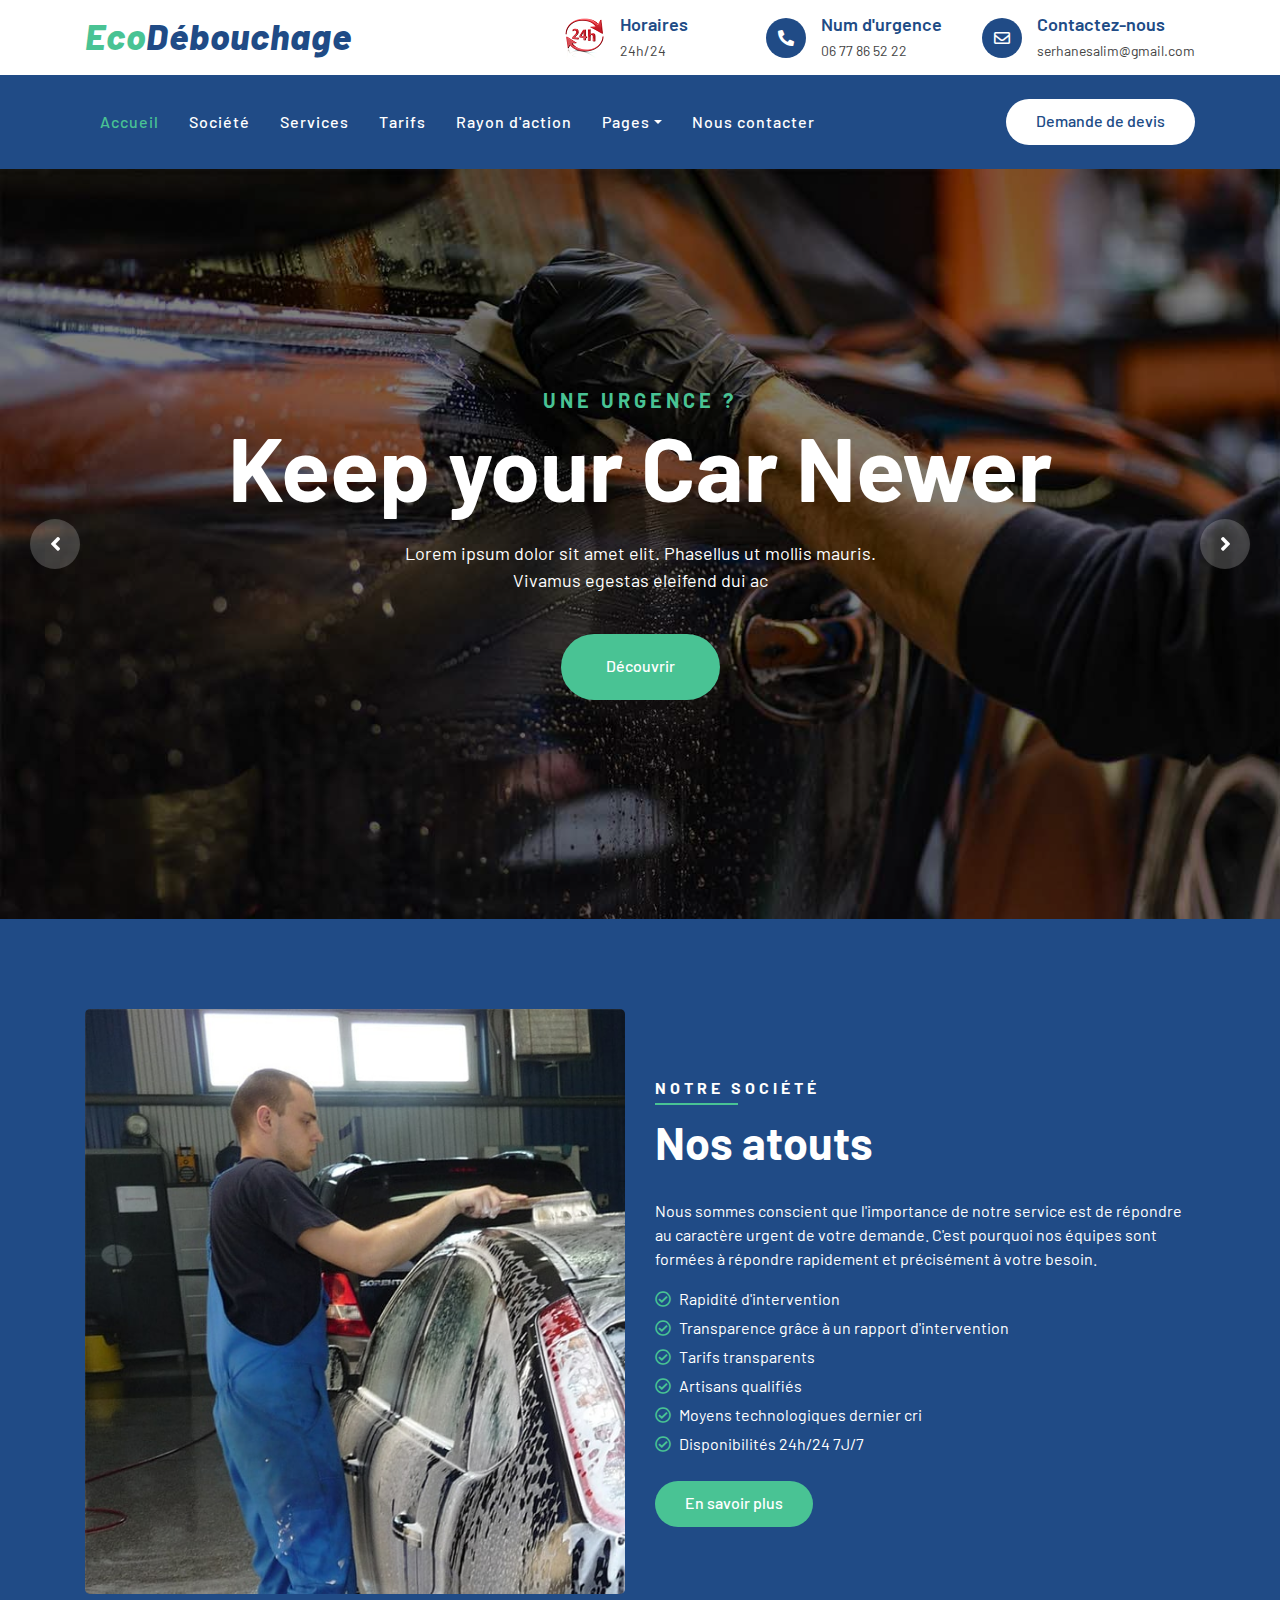
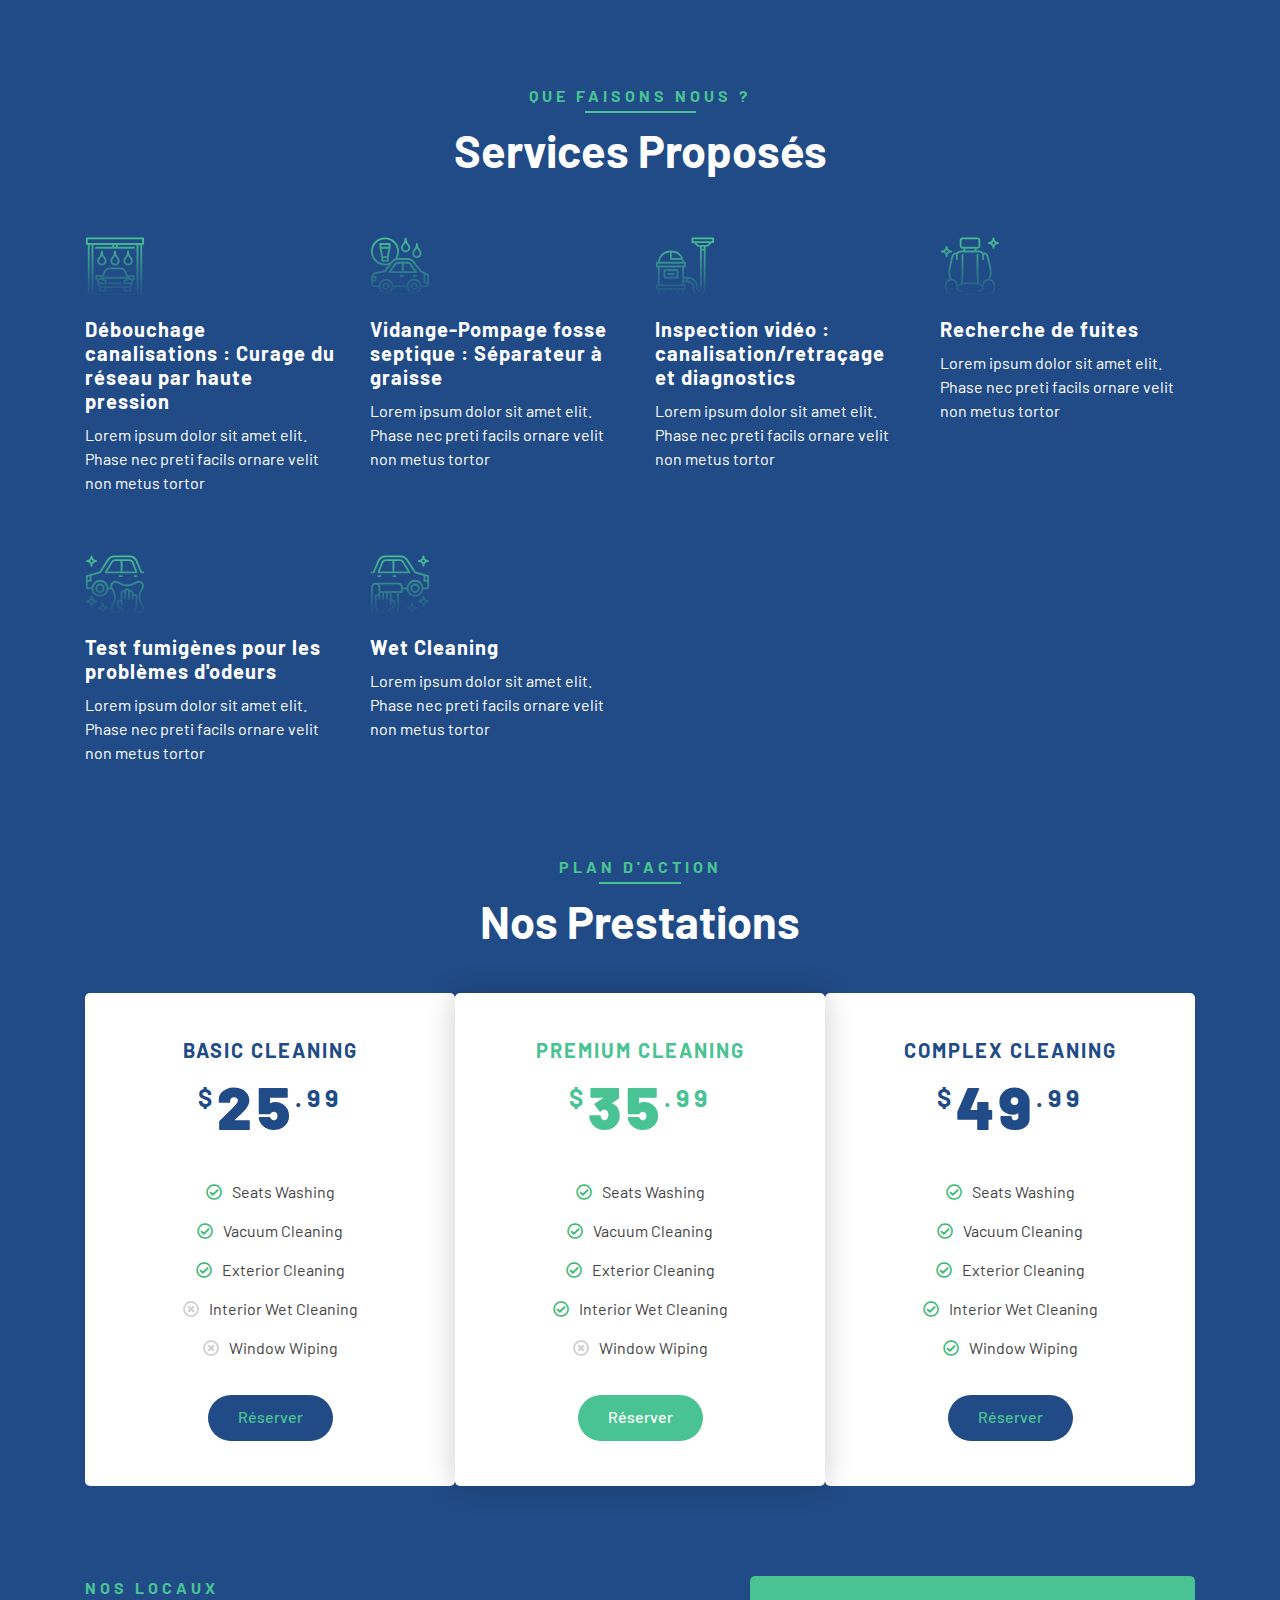
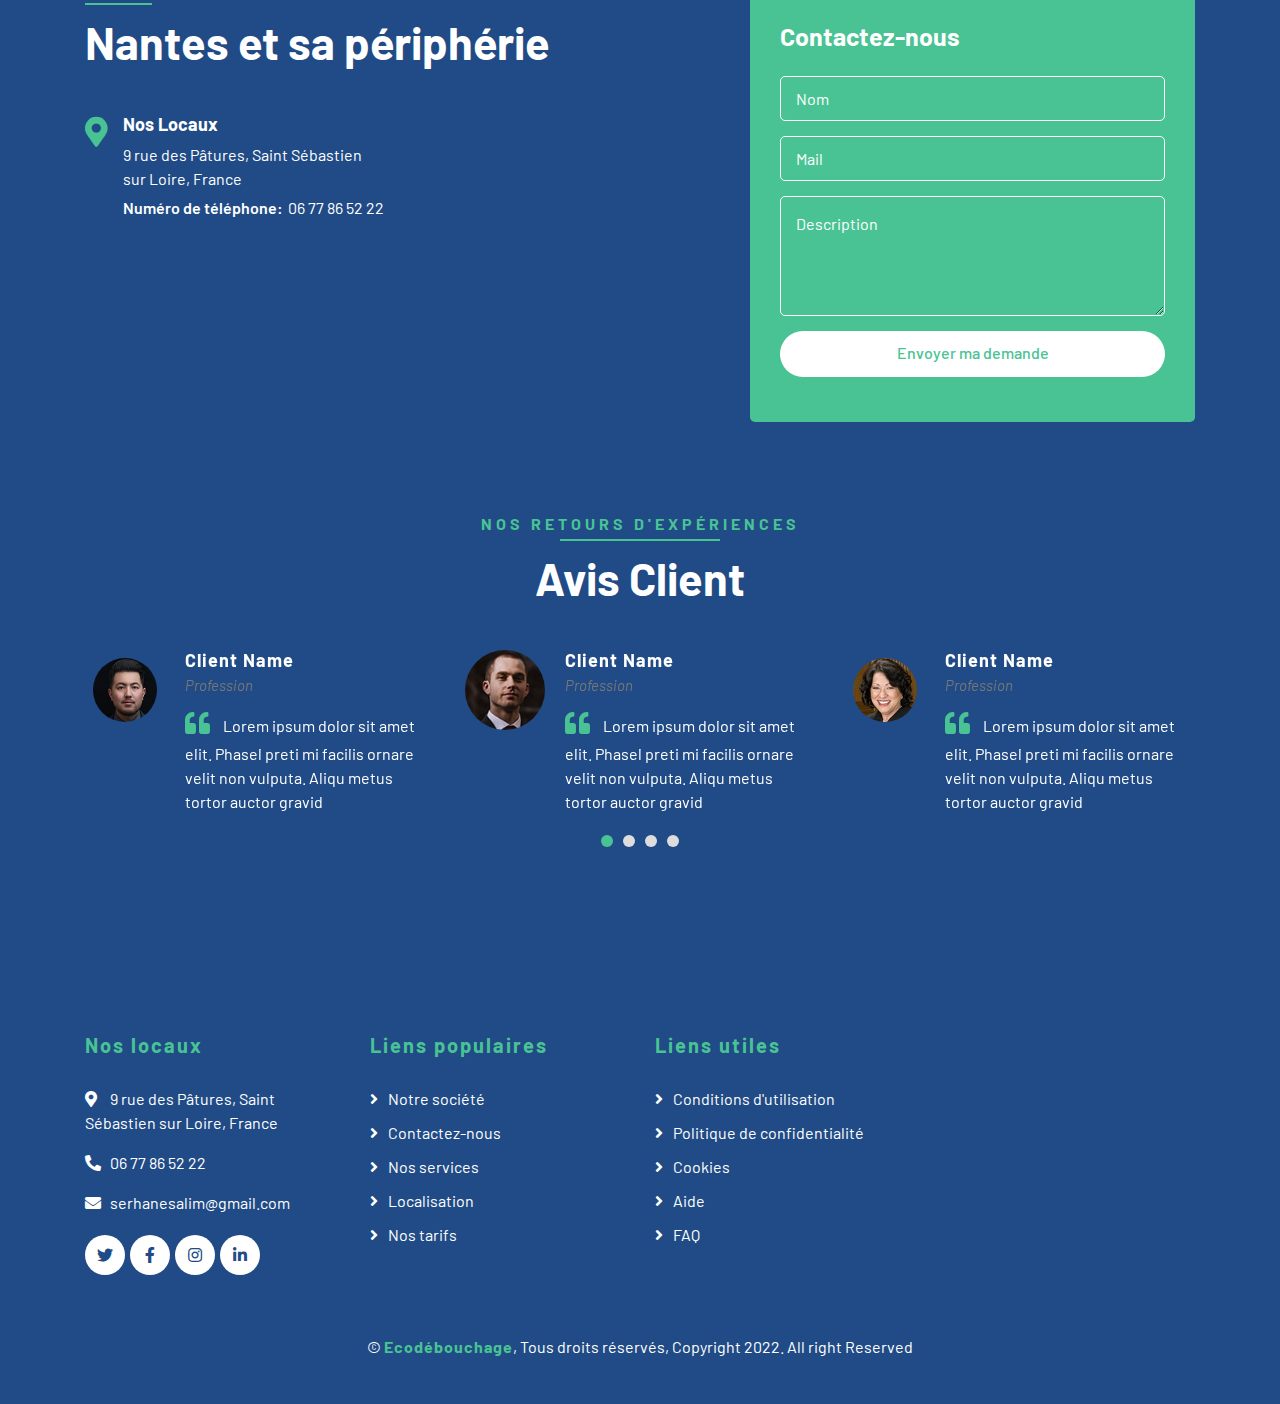
<file: index.html>
<!DOCTYPE html>
<html lang="en">
    <head>
        <meta charset="utf-8">
        <title>Eco débouchage</title>
        <meta content="width=device-width, initial-scale=1.0" name="viewport">
        <meta content="Free Website Template" name="keywords">
        <meta content="Free Website Template" name="description ">

        <!-- Favicon -->
        <link href="img/favicon.ico" rel="icon">

        <!-- Google Font -->
        <link href="https://fonts.googleapis.com/css2?family=Barlow:wght@400;500;600;700;800;900&display=swap" rel="stylesheet"> 
        
        <!-- CSS Libraries -->
        <link href="https://stackpath.bootstrapcdn.com/bootstrap/4.4.1/css/bootstrap.min.css" rel="stylesheet">
        <link href="https://cdnjs.cloudflare.com/ajax/libs/font-awesome/5.10.0/css/all.min.css" rel="stylesheet">
        <link href="lib/flaticon/font/flaticon.css" rel="stylesheet">
        <link href="lib/animate/animate.min.css" rel="stylesheet">
        <link href="lib/owlcarousel/assets/owl.carousel.min.css" rel="stylesheet">

        <!-- Template Stylesheet -->
        <link href="css/style.css" rel="stylesheet">
    </head>

    <body>
        <!-- Top Bar Start -->
        <div class="top-bar">
            <div class="container">
                <div class="row align-items-center">
                    <div class="col-lg-4 col-md-12">
                        <div class="logo">
                            <a href="index.html">
                                <h1>Eco<span>Débouchage</span></h1>
                                <!-- <img src="img/logo.jpg" alt="Logo"> -->
                            </a>
                        </div>
                    </div>
                    <div class="col-lg-8 col-md-7 d-none d-lg-block">
                        <div class="row">
                            <div class="col-4">
                                <div class="top-bar-item">
                                    <div class="top-bar-icon">
                                        <img src="img/logo24.PNG" alt="logo24">
                                    </div>
                                    <div class="top-bar-text">
                                        <h3>Horaires</h3>
                                        <p>24h/24</p>
                                    </div>
                                </div>
                            </div>
                            <div class="col-4">
                                <div class="top-bar-item">
                                    <div class="top-bar-icon">
                                        <i class="fa fa-phone-alt"></i>
                                    </div>
                                    <div class="top-bar-text">
                                        <h3>Num d'urgence</h3>
                                        <p>06 77 86 52 22</p>
                                    </div>
                                </div>
                            </div>
                            <div class="col-4">
                                <div class="top-bar-item">
                                    <div class="top-bar-icon">
                                        <i class="far fa-envelope"></i>
                                    </div>
                                    <div class="top-bar-text">
                                        <h3>Contactez-nous</h3>
                                        <p>serhanesalim@gmail.com</p>
                                    </div>
                                </div>
                            </div>
                        </div>
                    </div>
                </div>
            </div>
        </div>
        <!-- Top Bar End -->

        <!-- Nav Bar Start -->
        <div class="nav-bar">
            <div class="container">
                <nav class="navbar navbar-expand-lg bg-dark navbar-dark">
                    <a href="#" class="navbar-brand">MENU</a>
                    <button type="button" class="navbar-toggler" data-toggle="collapse" data-target="#navbarCollapse">
                        <span class="navbar-toggler-icon"></span>
                    </button>

                    <div class="collapse navbar-collapse justify-content-between" id="navbarCollapse">
                        <div class="navbar-nav mr-auto">
                            <a href="index.html" class="nav-item nav-link active">Accueil</a>
                            <a href="about.html" class="nav-item nav-link">Société</a>
                            <a href="service.html" class="nav-item nav-link">Services</a>
                            <a href="price.html" class="nav-item nav-link">Tarifs</a>
                            <a href="location.html" class="nav-item nav-link">Rayon d'action</a>
                            <div class="nav-item dropdown">
                                <a href="#" class="nav-link dropdown-toggle" data-toggle="dropdown">Pages</a>
                                <div class="dropdown-menu">
                                    <a href="team.html" class="dropdown-item">Nos collaborateurs</a>
                                    <a href="booking.html" class="dropdown-item">Prendre un rendez-vous</a>
                                </div>
                            </div>
                            <a href="contact.html" class="nav-item nav-link">Nous contacter</a>
                        </div>
                        <div class="ml-auto">
                            <a class="btn btn-custom" href="#">Demande de devis</a>
                        </div>
                    </div>
                </nav>
            </div>
        </div>
        <!-- Nav Bar End -->


        <!-- Carousel Start -->
        <div class="carousel">
            <div class="container-fluid">
                <div class="owl-carousel">
                    <div class="carousel-item">
                        <div class="carousel-img">
                            <img src="img/carousel-1.jpg" alt="Image">
                        </div>
                        <div class="carousel-text">
                            <h3>Une Urgence ?</h3>
                            <h1>Keep your Car Newer</h1>
                            <p>
                                Lorem ipsum dolor sit amet elit. Phasellus ut mollis mauris. Vivamus egestas eleifend dui ac
                            </p>
                            <a class="btn btn-custom" href="about.html">Découvrir</a>
                        </div>
                    </div>
                    <div class="carousel-item">
                        <div class="carousel-img">
                            <img src="img/carousel-2.jpg" alt="Image">
                        </div>
                        <div class="carousel-text">
                            <h3>Une Urgence ?</h3>
                            <h1>Quality service for you</h1>
                            <p>
                                Morbi sagittis turpis id suscipit feugiat. Suspendisse eu augue urna. Morbi sagittis orci sodales
                            </p>
                            <a class="btn btn-custom" href="about.html">Découvrir</a>
                        </div>
                    </div>
                    <div class="carousel-item">
                        <div class="carousel-img">
                            <img src="img/carousel-3.jpg" alt="Image">
                        </div>
                        <div class="carousel-text">
                            <h3>Une Urgence ?</h3>
                            <h1>Exterior & Interior Washing</h1>
                            <p>
                                Sed ultrices, est eget feugiat accumsan, dui nibh egestas tortor, ut rhoncus nibh ligula euismod quam
                            </p>
                            <a class="btn btn-custom" href="about.html">Découvrir</a>
                        </div>
                    </div>
                </div>
            </div>
        </div>
        <!-- Carousel End -->
        

        <!-- About Start -->
        <div class="about">
            <div class="container">
                <div class="row align-items-center">
                    <div class="col-lg-6">
                        <div class="about-img">
                            <img src="img/about.jpg" alt="Image">
                        </div>
                    </div>
                    <div class="col-lg-6">
                        <div class="section-header text-left">
                            <p>Notre société</p>
                            <h2>Nos atouts</h2>
                        </div>
                        <div class="about-content">
                            <p>
                                Nous sommes conscient que l'importance de notre service est de répondre au caractère urgent de votre demande. C'est pourquoi nos équipes sont formées à répondre rapidement et précisément à votre besoin. 
                            </p>
                            <ul>
                                <li><i class="far fa-check-circle"></i>Rapidité d'intervention</li>
                                <li><i class="far fa-check-circle"></i>Transparence grâce à un rapport d'intervention</li>
                                <li><i class="far fa-check-circle"></i>Tarifs transparents</li>
                                <li><i class="far fa-check-circle"></i>Artisans qualifiés</li>
                                <li><i class="far fa-check-circle"></i>Moyens technologiques dernier cri</li>
                                <li><i class="far fa-check-circle"></i>Disponibilités 24h/24 7J/7</li>
                            </ul>
                            <a class="btn btn-custom" href="service.html">En savoir plus</a>
                        </div>
                    </div>
                </div>
            </div>
        </div>
        <!-- About End -->


        <!-- Service Start -->
        <div class="service">
            <div class="container">
                <div class="section-header text-center">
                    <p>Que faisons nous ?</p>
                    <h2>Services Proposés</h2>
                </div>
                <div class="row">
                    <div class="col-lg-3 col-md-6">
                        <div class="service-item">
                            <i class="flaticon-car-wash-1"></i>
                            <h3>Débouchage canalisations : Curage du réseau par haute pression</h3>
                            <p>Lorem ipsum dolor sit amet elit. Phase nec preti facils ornare velit non metus tortor</p>
                        </div>
                    </div>
                    <div class="col-lg-3 col-md-6">
                        <div class="service-item">
                            <i class="flaticon-car-wash"></i>
                            <h3>Vidange-Pompage fosse septique : Séparateur à graisse</h3>
                            <p>Lorem ipsum dolor sit amet elit. Phase nec preti facils ornare velit non metus tortor</p>
                        </div>
                    </div>
                    <div class="col-lg-3 col-md-6">
                        <div class="service-item">
                            <i class="flaticon-vacuum-cleaner"></i>
                            <h3>Inspection vidéo : canalisation/retraçage et diagnostics</h3>
                            <p>Lorem ipsum dolor sit amet elit. Phase nec preti facils ornare velit non metus tortor</p>
                        </div>
                    </div>
                    <div class="col-lg-3 col-md-6">
                        <div class="service-item">
                            <i class="flaticon-seat"></i>
                            <h3>Recherche de fuites</h3>
                            <p>Lorem ipsum dolor sit amet elit. Phase nec preti facils ornare velit non metus tortor</p>
                        </div>
                    </div>
                    <div class="col-lg-3 col-md-6">
                        <div class="service-item">
                            <i class="flaticon-car-service"></i>
                            <h3>Test fumigènes pour les problèmes d'odeurs</h3>
                            <p>Lorem ipsum dolor sit amet elit. Phase nec preti facils ornare velit non metus tortor</p>
                        </div>
                    </div>
                    <div class="col-lg-3 col-md-6">
                        <div class="service-item">
                            <i class="flaticon-car-service-2"></i>
                            <h3>Wet Cleaning</h3>
                            <p>Lorem ipsum dolor sit amet elit. Phase nec preti facils ornare velit non metus tortor</p>
                        </div>
                    </div>
                </div>
            </div>
        </div>
        <!-- Service End -->
        
        
        <!-- Facts Start -->
        <!-- Facts End -->
        
        
        <!-- Price Start -->
        <div class="price">
            <div class="container">
                <div class="section-header text-center">
                    <p>Plan d'action</p>
                    <h2>Nos Prestations</h2>
                </div>
                <div class="row">
                    <div class="col-md-4">
                        <div class="price-item">
                            <div class="price-header">
                                <h3>Basic Cleaning</h3>
                                <h2><span>$</span><strong>25</strong><span>.99</span></h2>
                            </div>
                            <div class="price-body">
                                <ul>
                                    <li><i class="far fa-check-circle"></i>Seats Washing</li>
                                    <li><i class="far fa-check-circle"></i>Vacuum Cleaning</li>
                                    <li><i class="far fa-check-circle"></i>Exterior Cleaning</li>
                                    <li><i class="far fa-times-circle"></i>Interior Wet Cleaning</li>
                                    <li><i class="far fa-times-circle"></i>Window Wiping</li>
                                </ul>
                            </div>
                            <div class="price-footer">
                                <a class="btn btn-custom" href="">Réserver</a>
                            </div>
                        </div>
                    </div>
                    <div class="col-md-4">
                        <div class="price-item featured-item">
                            <div class="price-header">
                                <h3>Premium Cleaning</h3>
                                <h2><span>$</span><strong>35</strong><span>.99</span></h2>
                            </div>
                            <div class="price-body">
                                <ul>
                                    <li><i class="far fa-check-circle"></i>Seats Washing</li>
                                    <li><i class="far fa-check-circle"></i>Vacuum Cleaning</li>
                                    <li><i class="far fa-check-circle"></i>Exterior Cleaning</li>
                                    <li><i class="far fa-check-circle"></i>Interior Wet Cleaning</li>
                                    <li><i class="far fa-times-circle"></i>Window Wiping</li>
                                </ul>
                            </div>
                            <div class="price-footer">
                                <a class="btn btn-custom" href="">Réserver</a>
                            </div>
                        </div>
                    </div>
                    <div class="col-md-4">
                        <div class="price-item">
                            <div class="price-header">
                                <h3>Complex Cleaning</h3>
                                <h2><span>$</span><strong>49</strong><span>.99</span></h2>
                            </div>
                            <div class="price-body">
                                <ul>
                                    <li><i class="far fa-check-circle"></i>Seats Washing</li>
                                    <li><i class="far fa-check-circle"></i>Vacuum Cleaning</li>
                                    <li><i class="far fa-check-circle"></i>Exterior Cleaning</li>
                                    <li><i class="far fa-check-circle"></i>Interior Wet Cleaning</li>
                                    <li><i class="far fa-check-circle"></i>Window Wiping</li>
                                </ul>
                            </div>
                            <div class="price-footer">
                                <a class="btn btn-custom" href="">Réserver</a>
                            </div>
                        </div>
                    </div>
                </div>
            </div>
        </div>
        <!-- Price End -->
        
        
        <!-- Location Start -->
        <div class="location">
            <div class="container">
                <div class="row">
                    <div class="col-lg-7">
                        <div class="section-header text-left">
                            <p>Nos locaux</p>
                            <h2>Nantes et sa périphérie</h2>
                        </div>
                        <div class="row">
                            <div class="col-md-6">
                                <div class="location-item">
                                    <i class="fa fa-map-marker-alt"></i>
                                    <div class="location-text">
                                        <h3>Nos Locaux</h3>
                                        <p>9 rue des Pâtures, Saint Sébastien sur Loire, France</p>
                                        <p><strong>Numéro de téléphone:</strong>06 77 86 52 22</p>
                                    </div>
                                </div>
                            </div>
                        </div>
                    </div>
                    <div class="col-lg-5">
                        <div class="location-form">
                            <h3>Contactez-nous</h3>
                            <form>
                                <div class="control-group">
                                    <input type="text" class="form-control" placeholder="Nom" required="required" />
                                </div>
                                <div class="control-group">
                                    <input type="email" class="form-control" placeholder="Mail" required="required" />
                                </div>
                                <div class="control-group">
                                    <textarea class="form-control" placeholder="Description" required="required"></textarea>
                                </div>
                                <div>
                                    <button class="btn btn-custom" type="submit">Envoyer ma demande</button>
                                </div>
                            </form>
                        </div>
                    </div>
                </div>
            </div>
        </div>
        <!-- Location End -->
        <!-- Team Start -->
        <!-- Team End -->
        <!-- Testimonial Start -->
        <div class="testimonial">
            <div class="container">
                <div class="section-header text-center">
                    <p>Nos retours d'expériences</p>
                    <h2>Avis Client</h2>
                </div>
                <div class="owl-carousel testimonials-carousel">
                    <div class="testimonial-item">
                        <img src="img/testimonial-1.jpg" alt="Image">
                        <div class="testimonial-text">
                            <h3>Client Name</h3>
                            <h4>Profession</h4>
                            <p>
                                Lorem ipsum dolor sit amet elit. Phasel preti mi facilis ornare velit non vulputa. Aliqu metus tortor auctor gravid
                            </p>
                        </div>
                    </div>
                    <div class="testimonial-item">
                        <img src="img/testimonial-2.jpg" alt="Image">
                        <div class="testimonial-text">
                            <h3>Client Name</h3>
                            <h4>Profession</h4>
                            <p>
                                Lorem ipsum dolor sit amet elit. Phasel preti mi facilis ornare velit non vulputa. Aliqu metus tortor auctor gravid
                            </p>
                        </div>
                    </div>
                    <div class="testimonial-item">
                        <img src="img/testimonial-3.jpg" alt="Image">
                        <div class="testimonial-text">
                            <h3>Client Name</h3>
                            <h4>Profession</h4>
                            <p>
                                Lorem ipsum dolor sit amet elit. Phasel preti mi facilis ornare velit non vulputa. Aliqu metus tortor auctor gravid
                            </p>
                        </div>
                    </div>
                    <div class="testimonial-item">
                        <img src="img/testimonial-4.jpg" alt="Image">
                        <div class="testimonial-text">
                            <h3>Client Name</h3>
                            <h4>Profession</h4>
                            <p>
                                Lorem ipsum dolor sit amet elit. Phasel preti mi facilis ornare velit non vulputa. Aliqu metus tortor auctor gravid
                            </p>
                        </div>
                    </div>
                </div>
            </div>
        </div>
        <!-- Testimonial End -->

        <!-- Footer Start -->
        <div class="footer">
            <div class="container">
                <div class="row">
                    <div class="col-lg-3 col-md-6">
                        <div class="footer-contact">
                            <h2>Nos locaux</h2>
                            <p><i class="fa fa-map-marker-alt"></i>9 rue des Pâtures, Saint Sébastien sur Loire, France</p>
                            <p><i class="fa fa-phone-alt"></i>06 77 86 52 22</p>
                            <p><i class="fa fa-envelope"></i>serhanesalim@gmail.com</p>
                            <div class="footer-social">
                                <a class="btn" href="https://twitter.com"><i class="fab fa-twitter"></i></a>
                                <a class="btn" href="https://fr-fr.facebook.com"><i class="fab fa-facebook-f"></i></a>
                                <a class="btn" href="https://www.instagram.com"><i class="fab fa-instagram"></i></a>
                                <a class="btn" href="https://www.linkedin.com"><i class="fab fa-linkedin-in"></i></a>
                            </div>
                        </div>
                    </div>
                    <div class="col-lg-3 col-md-6">
                        <div class="footer-link">
                            <h2>Liens populaires</h2>
                            <a href="about.html">Notre société</a>
                            <a href="contact.html">Contactez-nous</a>
                            <a href="service.html">Nos services</a>
                            <a href="location.html">Localisation</a>
                            <a href="price.html">Nos tarifs</a>
                        </div>
                    </div>
                    <div class="col-lg-3 col-md-6">
                        <div class="footer-link">
                            <h2>Liens utiles</h2>
                            <a href="">Conditions d'utilisation</a>
                            <a href="">Politique de confidentialité</a>
                            <a href="">Cookies</a>
                            <a href="">Aide</a>
                            <a href="">FAQ</a>
                        </div>
                    </div>
                </div>
            </div>
            <div class="container copyright">
                <p>&copy; <a href="#">Ecodébouchage</a>, Tous droits réservés, Copyright 2022. All right Reserved</p>
            </div>
        </div>
        <!-- Footer End -->
        
        <!-- Back to top button -->
        <a href="#" class="back-to-top"><i class="fa fa-chevron-up"></i></a>
        
        <!-- Pre Loader -->
        <div id="loader" class="show">
            <div class="loader"></div>
        </div>

        <!-- JavaScript Libraries -->
        <script src="https://code.jquery.com/jquery-3.4.1.min.js"></script>
        <script src="https://stackpath.bootstrapcdn.com/bootstrap/4.4.1/js/bootstrap.bundle.min.js"></script>
        <script src="lib/easing/easing.min.js"></script>
        <script src="lib/owlcarousel/owl.carousel.min.js"></script>
        <script src="lib/waypoints/waypoints.min.js"></script>
        <script src="lib/counterup/counterup.min.js"></script>
        
        <!-- Contact Javascript File -->
        <script src="mail/jqBootstrapValidation.min.js"></script>
        <script src="mail/contact.js"></script>

        <!-- Template Javascript -->
        <script src="js/main.js"></script>
    </body>
</html>
</file>
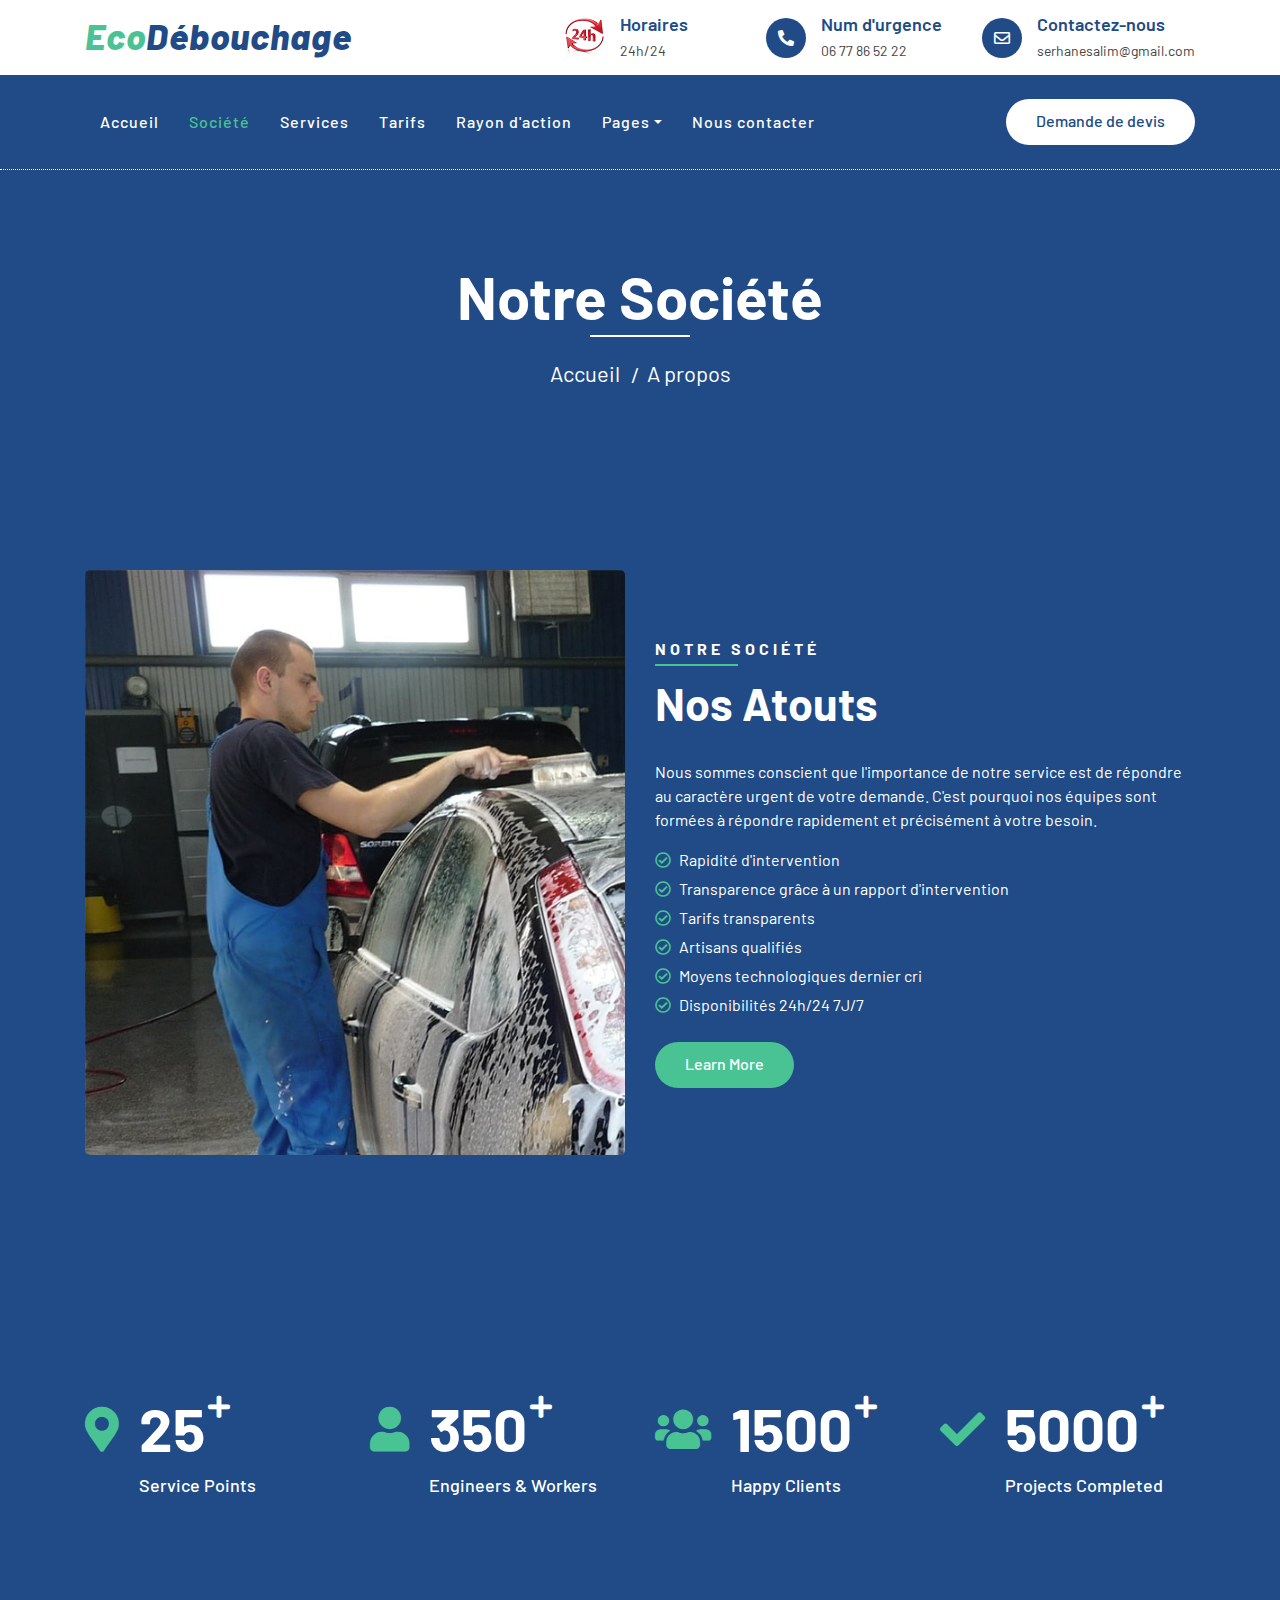
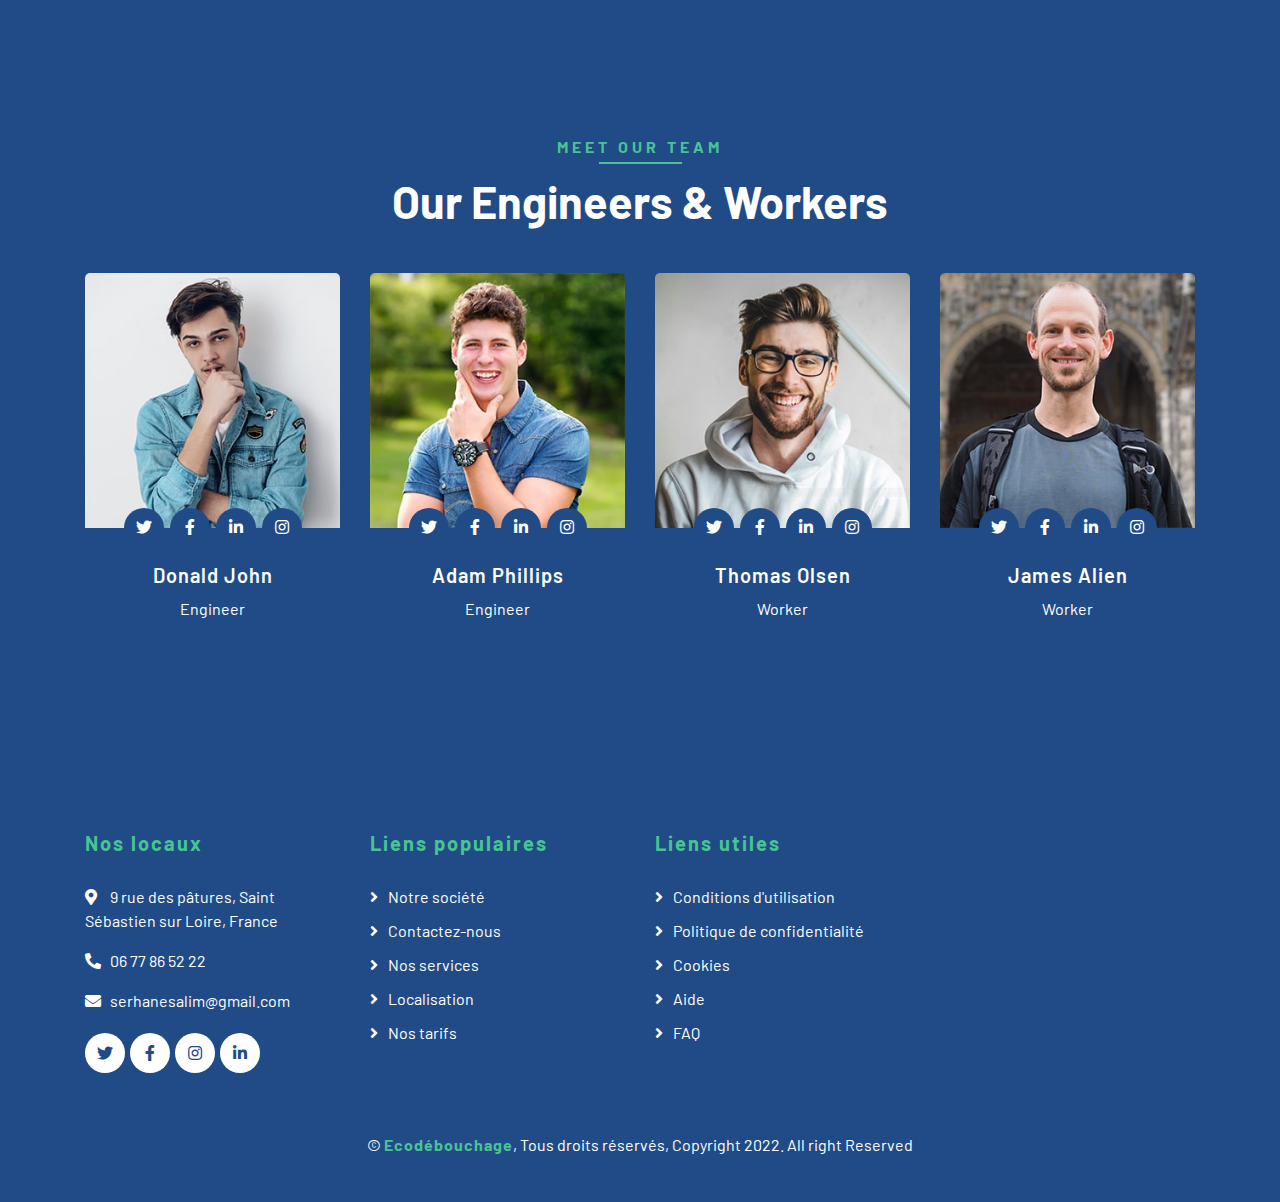
<file: about.html>
<!DOCTYPE html>
<html lang="en">
    <head>
        <meta charset="utf-8">
        <title>Eco débouchage</title>
        <meta content="width=device-width, initial-scale=1.0" name="viewport">
        <meta content="Free Website Template" name="keywords">
        <meta content="Free Website Template" name="description">

        <!-- Favicon -->
        <link href="img/favicon.ico" rel="icon">

        <!-- Google Font -->
        <link href="https://fonts.googleapis.com/css2?family=Barlow:wght@400;500;600;700;800;900&display=swap" rel="stylesheet"> 
        
        <!-- CSS Libraries -->
        <link href="https://stackpath.bootstrapcdn.com/bootstrap/4.4.1/css/bootstrap.min.css" rel="stylesheet">
        <link href="https://cdnjs.cloudflare.com/ajax/libs/font-awesome/5.10.0/css/all.min.css" rel="stylesheet">
        <link href="lib/flaticon/font/flaticon.css" rel="stylesheet">
        <link href="lib/animate/animate.min.css" rel="stylesheet">
        <link href="lib/owlcarousel/assets/owl.carousel.min.css" rel="stylesheet">

        <!-- Template Stylesheet -->
        <link href="css/style.css" rel="stylesheet">
    </head>

    <body>
        <!-- Top Bar Start -->
        <div class="top-bar">
            <div class="container">
                <div class="row align-items-center">
                    <div class="col-lg-4 col-md-12">
                        <div class="logo">
                            <a href="index.html">
                                <h1>Eco<span>Débouchage</span></h1>
                                <!-- <img src="img/logo.jpg" alt="Logo"> -->
                            </a>
                        </div>
                    </div>
                    <div class="col-lg-8 col-md-7 d-none d-lg-block">
                        <div class="row">
                            <div class="col-4">
                                <div class="top-bar-item">
                                    <div class="top-bar-icon">
                                        <img src="img/logo24.PNG" alt="logo24">
                                    </div>
                                    <div class="top-bar-text">
                                        <h3>Horaires</h3>
                                        <p>24h/24</p>
                                    </div>
                                </div>
                            </div>
                            <div class="col-4">
                                <div class="top-bar-item">
                                    <div class="top-bar-icon">
                                        <i class="fa fa-phone-alt"></i>
                                    </div>
                                    <div class="top-bar-text">
                                        <h3>Num d'urgence</h3>
                                        <p>06 77 86 52 22</p>
                                    </div>
                                </div>
                            </div>
                            <div class="col-4">
                                <div class="top-bar-item">
                                    <div class="top-bar-icon">
                                        <i class="far fa-envelope"></i>
                                    </div>
                                    <div class="top-bar-text">
                                        <h3>Contactez-nous</h3>
                                        <p>serhanesalim@gmail.com</p>
                                    </div>
                                </div>
                            </div>
                        </div>
                    </div>
                </div>
            </div>
        </div>
        <!-- Top Bar End -->

        <!-- Nav Bar Start -->
        <div class="nav-bar">
            <div class="container">
                <nav class="navbar navbar-expand-lg bg-dark navbar-dark">
                    <a href="#" class="navbar-brand">MENU</a>
                    <button type="button" class="navbar-toggler" data-toggle="collapse" data-target="#navbarCollapse">
                        <span class="navbar-toggler-icon"></span>
                    </button>

                    <div class="collapse navbar-collapse justify-content-between" id="navbarCollapse">
                        <div class="navbar-nav mr-auto">
                            <a href="index.html" class="nav-item nav-link">Accueil</a>
                            <a href="about.html" class="nav-item nav-link active">Société</a>
                            <a href="service.html" class="nav-item nav-link">Services</a>
                            <a href="price.html" class="nav-item nav-link">Tarifs</a>
                            <a href="location.html" class="nav-item nav-link">Rayon d'action</a>
                            <div class="nav-item dropdown">
                                <a href="#" class="nav-link dropdown-toggle" data-toggle="dropdown">Pages</a>
                                <div class="dropdown-menu">
                                    <a href="single.html" class="dropdown-item">Detail Page</a>
                                    <a href="team.html" class="dropdown-item">Nos collaborateurs</a>
                                    <a href="booking.html" class="dropdown-item">Prendre un rendez-vous</a>
                                </div>
                            </div>
                            <a href="contact.html" class="nav-item nav-link">Nous contacter</a>
                        </div>
                        <div class="ml-auto">
                            <a class="btn btn-custom" href="#">Demande de devis</a>
                        </div>
                    </div>
                </nav>
            </div>
        </div>
        <!-- Nav Bar End -->
        
        
        <!-- Page Header Start -->
        <div class="page-header">
            <div class="container">
                <div class="row">
                    <div class="col-12">
                        <h2>Notre Société</h2>
                    </div>
                    <div class="col-12">
                        <a href="index.html">Accueil</a>
                        <a href="">A propos</a>
                    </div>
                </div>
            </div>
        </div>
        <!-- Page Header End -->
        

        <!-- About Start -->
        <div class="about">
            <div class="container">
                <div class="row align-items-center">
                    <div class="col-lg-6">
                        <div class="about-img">
                            <img src="img/about.jpg" alt="Image">
                        </div>
                    </div>
                    <div class="col-lg-6">
                        <div class="section-header text-left">
                            <p>Notre Société</p>
                            <h2>Nos Atouts</h2>
                        </div>
                        <div class="about-content">
                            <p>
                                Nous sommes conscient que l'importance de notre service est de répondre au caractère urgent de votre demande. C'est pourquoi nos équipes sont formées à répondre rapidement et précisément à votre besoin. 
                            </p>
                            <ul>
                                <li><i class="far fa-check-circle"></i>Rapidité d'intervention</li>
                                <li><i class="far fa-check-circle"></i>Transparence grâce à un rapport d'intervention</li>
                                <li><i class="far fa-check-circle"></i>Tarifs transparents</li>
                                <li><i class="far fa-check-circle"></i>Artisans qualifiés</li>
                                <li><i class="far fa-check-circle"></i>Moyens technologiques dernier cri</li>
                                <li><i class="far fa-check-circle"></i>Disponibilités 24h/24 7J/7</li>
                            </ul>
                            <a class="btn btn-custom" href="">Learn More</a>
                        </div>
                    </div>
                </div>
            </div>
        </div>
        <!-- About End -->
        
        
        <!-- Facts Start -->
        <div class="facts" data-parallax="scroll" data-image-src="img/facts.jpg">
            <div class="container">
                <div class="row">
                    <div class="col-lg-3 col-md-6">
                        <div class="facts-item">
                            <i class="fa fa-map-marker-alt"></i>
                            <div class="facts-text">
                                <h3 data-toggle="counter-up">25</h3>
                                <p>Service Points</p>
                            </div>
                        </div>
                    </div>
                    <div class="col-lg-3 col-md-6">
                        <div class="facts-item">
                            <i class="fa fa-user"></i>
                            <div class="facts-text">
                                <h3 data-toggle="counter-up">350</h3>
                                <p>Engineers & Workers</p>
                            </div>
                        </div>
                    </div>
                    <div class="col-lg-3 col-md-6">
                        <div class="facts-item">
                            <i class="fa fa-users"></i>
                            <div class="facts-text">
                                <h3 data-toggle="counter-up">1500</h3>
                                <p>Happy Clients</p>
                            </div>
                        </div>
                    </div>
                    <div class="col-lg-3 col-md-6">
                        <div class="facts-item">
                            <i class="fa fa-check"></i>
                            <div class="facts-text">
                                <h3 data-toggle="counter-up">5000</h3>
                                <p>Projects Completed</p>
                            </div>
                        </div>
                    </div>
                </div>
            </div>
        </div>
        <!-- Facts End -->


        <!-- Team Start -->
        <div class="team">
            <div class="container">
                <div class="section-header text-center">
                    <p>Meet Our Team</p>
                    <h2>Our Engineers & Workers</h2>
                </div>
                <div class="row">
                    <div class="col-lg-3 col-md-6">
                        <div class="team-item">
                            <div class="team-img">
                                <img src="img/team-1.jpg" alt="Team Image">
                            </div>
                            <div class="team-text">
                                <h2>Donald John</h2>
                                <p>Engineer</p>
                                <div class="team-social">
                                    <a href=""><i class="fab fa-twitter"></i></a>
                                    <a href=""><i class="fab fa-facebook-f"></i></a>
                                    <a href=""><i class="fab fa-linkedin-in"></i></a>
                                    <a href=""><i class="fab fa-instagram"></i></a>
                                </div>
                            </div>
                        </div>
                    </div>
                    <div class="col-lg-3 col-md-6">
                        <div class="team-item">
                            <div class="team-img">
                                <img src="img/team-2.jpg" alt="Team Image">
                            </div>
                            <div class="team-text">
                                <h2>Adam Phillips</h2>
                                <p>Engineer</p>
                                <div class="team-social">
                                    <a href=""><i class="fab fa-twitter"></i></a>
                                    <a href=""><i class="fab fa-facebook-f"></i></a>
                                    <a href=""><i class="fab fa-linkedin-in"></i></a>
                                    <a href=""><i class="fab fa-instagram"></i></a>
                                </div>
                            </div>
                        </div>
                    </div>
                    <div class="col-lg-3 col-md-6">
                        <div class="team-item">
                            <div class="team-img">
                                <img src="img/team-3.jpg" alt="Team Image">
                            </div>
                            <div class="team-text">
                                <h2>Thomas Olsen</h2>
                                <p>Worker</p>
                                <div class="team-social">
                                    <a href=""><i class="fab fa-twitter"></i></a>
                                    <a href=""><i class="fab fa-facebook-f"></i></a>
                                    <a href=""><i class="fab fa-linkedin-in"></i></a>
                                    <a href=""><i class="fab fa-instagram"></i></a>
                                </div>
                            </div>
                        </div>
                    </div>
                    <div class="col-lg-3 col-md-6">
                        <div class="team-item">
                            <div class="team-img">
                                <img src="img/team-4.jpg" alt="Team Image">
                            </div>
                            <div class="team-text">
                                <h2>James Alien</h2>
                                <p>Worker</p>
                                <div class="team-social">
                                    <a href=""><i class="fab fa-twitter"></i></a>
                                    <a href=""><i class="fab fa-facebook-f"></i></a>
                                    <a href=""><i class="fab fa-linkedin-in"></i></a>
                                    <a href=""><i class="fab fa-instagram"></i></a>
                                </div>
                            </div>
                        </div>
                    </div>
                </div>
            </div>
        </div>
        <!-- Team End -->


        <!-- Footer Start -->
        <div class="footer">
            <div class="container">
                <div class="row">
                    <div class="col-lg-3 col-md-6">
                        <div class="footer-contact">
                            <h2>Nos locaux</h2>
                            <p><i class="fa fa-map-marker-alt"></i>9 rue des pâtures, Saint Sébastien sur Loire, France</p>
                            <p><i class="fa fa-phone-alt"></i>06 77 86 52 22</p>
                            <p><i class="fa fa-envelope"></i>serhanesalim@gmail.com</p>
                            <div class="footer-social">
                                <a class="btn" href="https://twitter.com"><i class="fab fa-twitter"></i></a>
                                <a class="btn" href="https://fr-fr.facebook.com"><i class="fab fa-facebook-f"></i></a>
                                <a class="btn" href="https://www.instagram.com"><i class="fab fa-instagram"></i></a>
                                <a class="btn" href="https://www.linkedin.com"><i class="fab fa-linkedin-in"></i></a>
                            </div>
                        </div>
                    </div>
                    <div class="col-lg-3 col-md-6">
                        <div class="footer-link">
                            <h2>Liens populaires</h2>
                            <a href="about.html">Notre société</a>
                            <a href="contact.html">Contactez-nous</a>
                            <a href="service.html">Nos services</a>
                            <a href="location.html">Localisation</a>
                            <a href="price.html">Nos tarifs</a>
                        </div>
                    </div>
                    <div class="col-lg-3 col-md-6">
                        <div class="footer-link">
                            <h2>Liens utiles</h2>
                            <a href="">Conditions d'utilisation</a>
                            <a href="">Politique de confidentialité</a>
                            <a href="">Cookies</a>
                            <a href="">Aide</a>
                            <a href="">FAQ</a>
                        </div>
                    </div>
                </div>
            </div>
            <div class="container copyright">
                <p>&copy; <a href="#">Ecodébouchage</a>, Tous droits réservés, Copyright 2022. All right Reserved</p>
            </div>
        </div>
        <!-- Footer End -->
        
        <!-- Back to top button -->
        <a href="#" class="back-to-top"><i class="fa fa-chevron-up"></i></a>
        
        <!-- Pre Loader -->
        <div id="loader" class="show">
            <div class="loader"></div>
        </div>

        <!-- JavaScript Libraries -->
        <script src="https://code.jquery.com/jquery-3.4.1.min.js"></script>
        <script src="https://stackpath.bootstrapcdn.com/bootstrap/4.4.1/js/bootstrap.bundle.min.js"></script>
        <script src="lib/easing/easing.min.js"></script>
        <script src="lib/owlcarousel/owl.carousel.min.js"></script>
        <script src="lib/waypoints/waypoints.min.js"></script>
        <script src="lib/counterup/counterup.min.js"></script>
        
        <!-- Contact Javascript File -->
        <script src="mail/jqBootstrapValidation.min.js"></script>
        <script src="mail/contact.js"></script>

        <!-- Template Javascript -->
        <script src="js/main.js"></script>
    </body>
</html>
</file>
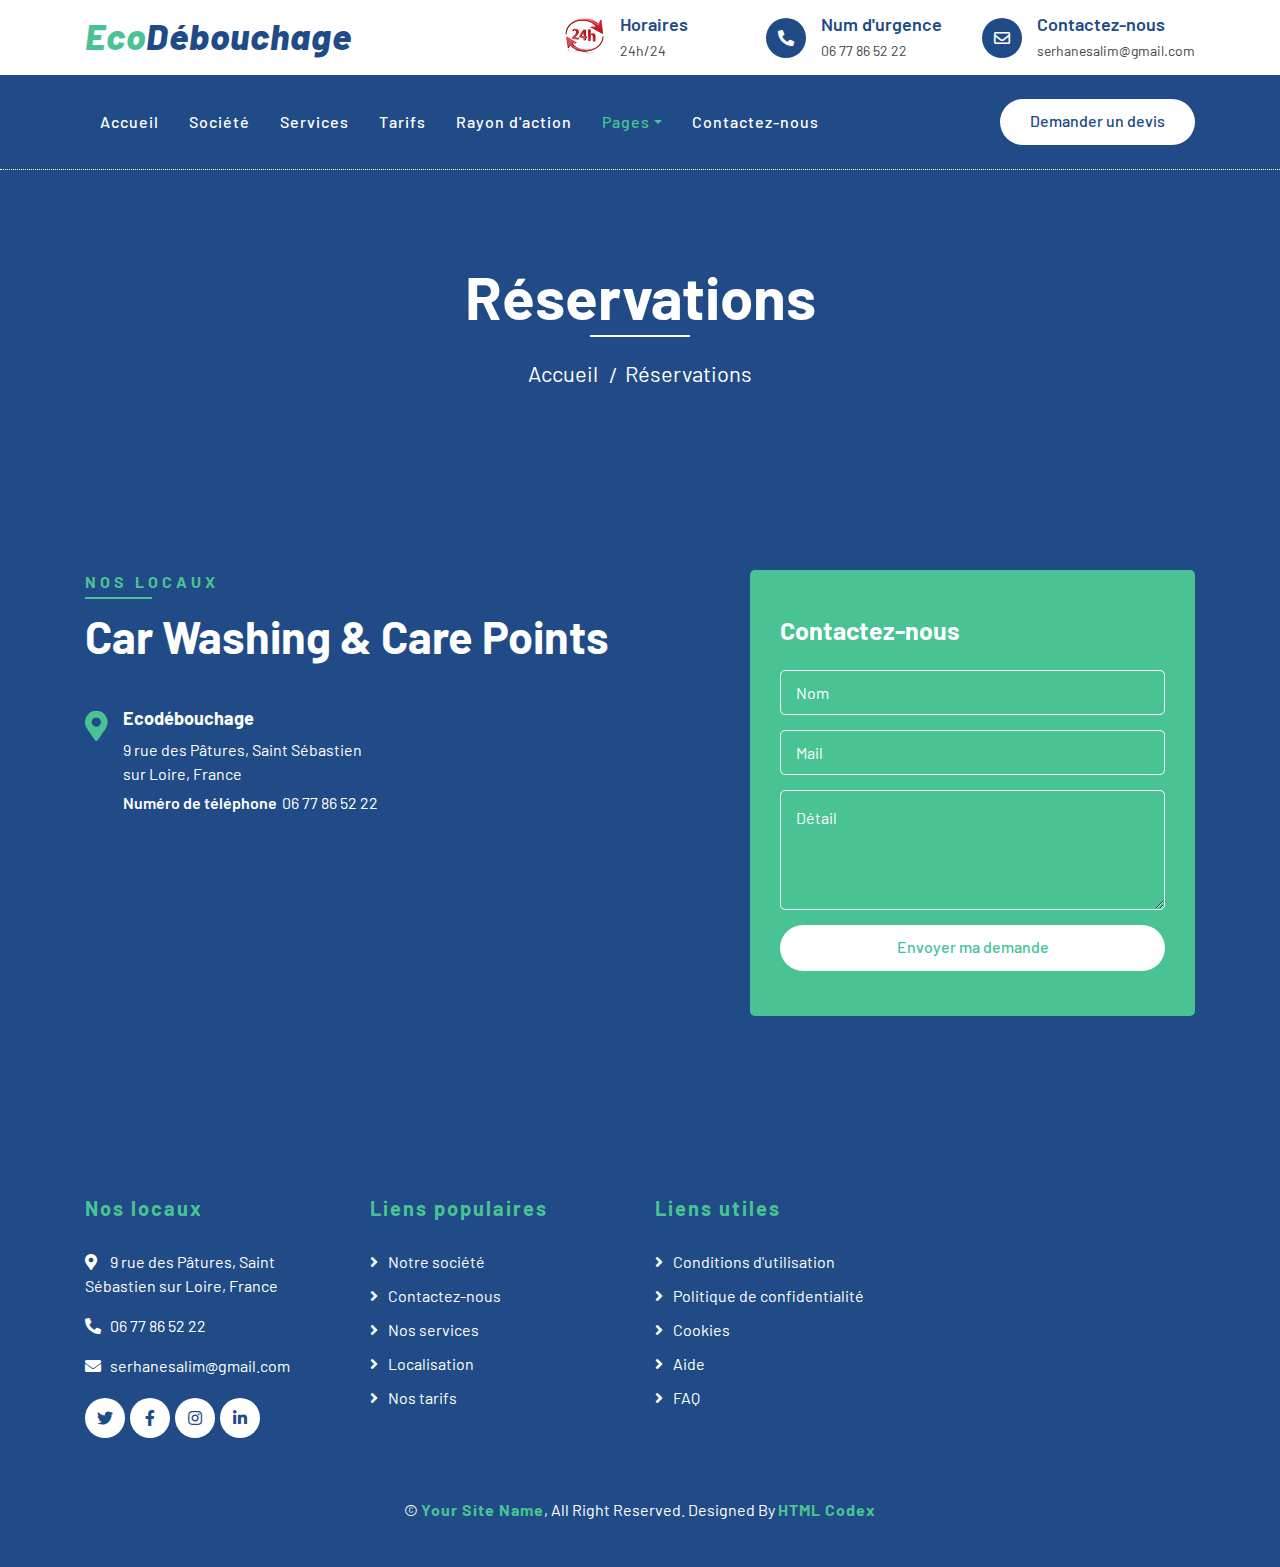
<file: booking.html>
<!DOCTYPE html>
<html lang="en">
    <head>
        <meta charset="utf-8">
        <title>Eco Débouchage</title>
        <meta content="width=device-width, initial-scale=1.0" name="viewport">
        <meta content="Free Website Template" name="keywords">
        <meta content="Free Website Template" name="description">

        <!-- Favicon -->
        <link href="img/favicon.ico" rel="icon">

        <!-- Google Font -->
        <link href="https://fonts.googleapis.com/css2?family=Barlow:wght@400;500;600;700;800;900&display=swap" rel="stylesheet"> 
        
        <!-- CSS Libraries -->
        <link href="https://stackpath.bootstrapcdn.com/bootstrap/4.4.1/css/bootstrap.min.css" rel="stylesheet">
        <link href="https://cdnjs.cloudflare.com/ajax/libs/font-awesome/5.10.0/css/all.min.css" rel="stylesheet">
        <link href="lib/flaticon/font/flaticon.css" rel="stylesheet">
        <link href="lib/animate/animate.min.css" rel="stylesheet">
        <link href="lib/owlcarousel/assets/owl.carousel.min.css" rel="stylesheet">

        <!-- Template Stylesheet -->
        <link href="css/style.css" rel="stylesheet">
    </head>

    <body>
        <!-- Top Bar Start -->
        <div class="top-bar">
            <div class="container">
                <div class="row align-items-center">
                    <div class="col-lg-4 col-md-12">
                        <div class="logo">
                            <a href="index.html">
                                <h1>Eco<span>Débouchage</span></h1>
                                <!-- <img src="img/logo.jpg" alt="Logo"> -->
                            </a>
                        </div>
                    </div>
                    <div class="col-lg-8 col-md-7 d-none d-lg-block">
                        <div class="row">
                            <div class="col-4">
                                <div class="top-bar-item">
                                    <div class="top-bar-icon">
                                        <img src="img/logo24.PNG" alt="logo24">
                                    </div>
                                    <div class="top-bar-text">
                                        <h3>Horaires</h3>
                                        <p>24h/24</p>
                                    </div>
                                </div>
                            </div>
                            <div class="col-4">
                                <div class="top-bar-item">
                                    <div class="top-bar-icon">
                                        <i class="fa fa-phone-alt"></i>
                                    </div>
                                    <div class="top-bar-text">
                                        <h3>Num d'urgence</h3>
                                        <p>06 77 86 52 22</p>
                                    </div>
                                </div>
                            </div>
                            <div class="col-4">
                                <div class="top-bar-item">
                                    <div class="top-bar-icon">
                                        <i class="far fa-envelope"></i>
                                    </div>
                                    <div class="top-bar-text">
                                        <h3>Contactez-nous</h3>
                                        <p>serhanesalim@gmail.com</p>
                                    </div>
                                </div>
                            </div>
                        </div>
                    </div>
                </div>
            </div>
        </div>
        <!-- Top Bar End -->

        <!-- Nav Bar Start -->
        <div class="nav-bar">
            <div class="container">
                <nav class="navbar navbar-expand-lg bg-dark navbar-dark">
                    <a href="#" class="navbar-brand">MENU</a>
                    <button type="button" class="navbar-toggler" data-toggle="collapse" data-target="#navbarCollapse">
                        <span class="navbar-toggler-icon"></span>
                    </button>

                    <div class="collapse navbar-collapse justify-content-between" id="navbarCollapse">
                        <div class="navbar-nav mr-auto">
                            <a href="index.html" class="nav-item nav-link">Accueil</a>
                            <a href="about.html" class="nav-item nav-link">Société</a>
                            <a href="service.html" class="nav-item nav-link">Services</a>
                            <a href="price.html" class="nav-item nav-link">Tarifs</a>
                            <a href="location.html" class="nav-item nav-link">Rayon d'action</a>
                            <div class="nav-item dropdown">
                                <a href="#" class="nav-link dropdown-toggle active" data-toggle="dropdown">Pages</a>
                                <div class="dropdown-menu">
                                    <a href="team.html" class="dropdown-item">Nos collaborateurs</a>
                                    <a href="booking.html" class="dropdown-item">Prendre rendez-vous</a>
                                </div>
                            </div>
                            <a href="contact.html" class="nav-item nav-link">Contactez-nous</a>
                        </div>
                        <div class="ml-auto">
                            <a class="btn btn-custom" href="#">Demander un devis</a>
                        </div>
                    </div>
                </nav>
            </div>
        </div>
        <!-- Nav Bar End -->
        
        
        <!-- Page Header Start -->
        <div class="page-header">
            <div class="container">
                <div class="row">
                    <div class="col-12">
                        <h2>Réservations</h2>
                    </div>
                    <div class="col-12">
                        <a href="">Accueil</a>
                        <a href="">Réservations</a>
                    </div>
                </div>
            </div>
        </div>
        <!-- Page Header End -->
        
        
        <!-- Location Start -->
        <div class="location">
            <div class="container">
                <div class="row">
                    <div class="col-lg-7">
                        <div class="section-header text-left">
                            <p>Nos locaux</p>
                            <h2>Car Washing & Care Points</h2>
                        </div>
                        <div class="row">
                            <div class="col-md-6">
                                <div class="location-item">
                                    <i class="fa fa-map-marker-alt"></i>
                                    <div class="location-text">
                                        <h3>Ecodébouchage</h3>
                                        <p>9 rue des Pâtures, Saint Sébastien sur Loire, France</p>
                                        <p><strong>Numéro de téléphone</strong>06 77 86 52 22</p>
                                    </div>
                                </div>
                            </div>
                        </div>
                    </div>
                    <div class="col-lg-5">
                        <div class="location-form">
                            <h3>Contactez-nous</h3>
                            <form>
                                <div class="control-group">
                                    <input type="text" class="form-control" placeholder="Nom" required="required" />
                                </div>
                                <div class="control-group">
                                    <input type="email" class="form-control" placeholder="Mail" required="required" />
                                </div>
                                <div class="control-group">
                                    <textarea class="form-control" placeholder="Détail" required="required"></textarea>
                                </div>
                                <div>
                                    <button class="btn btn-custom" type="submit">Envoyer ma demande</button>
                                </div>
                            </form>
                        </div>
                    </div>
                </div>
            </div>
        </div>
        <!-- Location End -->
        
        
        <!-- Footer Start -->
        <div class="footer">
            <div class="container">
                <div class="row">
                    <div class="col-lg-3 col-md-6">
                        <div class="footer-contact">
                            <h2>Nos locaux</h2>
                            <p><i class="fa fa-map-marker-alt"></i>9 rue des Pâtures, Saint Sébastien sur Loire, France</p>
                            <p><i class="fa fa-phone-alt"></i>06 77 86 52 22</p>
                            <p><i class="fa fa-envelope"></i>serhanesalim@gmail.com</p>
                            <div class="footer-social">
                                <a class="btn" href="https://twitter.com"><i class="fab fa-twitter"></i></a>
                                <a class="btn" href="https://fr-fr.facebook.com"><i class="fab fa-facebook-f"></i></a>
                                <a class="btn" href="https://www.instagram.com"><i class="fab fa-instagram"></i></a>
                                <a class="btn" href="https://www.linkedin.com"><i class="fab fa-linkedin-in"></i></a>
                            </div>
                        </div>
                    </div>
                    <div class="col-lg-3 col-md-6">
                        <div class="footer-link">
                            <h2>Liens populaires</h2>
                            <a href="about.html">Notre société</a>
                            <a href="contact.html">Contactez-nous</a>
                            <a href="service.html">Nos services</a>
                            <a href="location.html">Localisation</a>
                            <a href="price.html">Nos tarifs</a>
                        </div>
                    </div>
                    <div class="col-lg-3 col-md-6">
                        <div class="footer-link">
                            <h2>Liens utiles</h2>
                            <a href="">Conditions d'utilisation</a>
                            <a href="">Politique de confidentialité</a>
                            <a href="">Cookies</a>
                            <a href="">Aide</a>
                            <a href="">FAQ</a>
                        </div>
                    </div>
                </div>
            </div>
            <div class="container copyright">
                <p>&copy; <a href="#">Your Site Name</a>, All Right Reserved. Designed By <a href="https://htmlcodex.com">HTML Codex</a></p>
            </div>
        </div>
        <!-- Footer End -->
        
        <!-- Back to top button -->
        <a href="#" class="back-to-top"><i class="fa fa-chevron-up"></i></a>
        
        <!-- Pre Loader -->
        <div id="loader" class="show">
            <div class="loader"></div>
        </div>

        <!-- JavaScript Libraries -->
        <script src="https://code.jquery.com/jquery-3.4.1.min.js"></script>
        <script src="https://stackpath.bootstrapcdn.com/bootstrap/4.4.1/js/bootstrap.bundle.min.js"></script>
        <script src="lib/easing/easing.min.js"></script>
        <script src="lib/owlcarousel/owl.carousel.min.js"></script>
        <script src="lib/waypoints/waypoints.min.js"></script>
        <script src="lib/counterup/counterup.min.js"></script>
        
        <!-- Contact Javascript File -->
        <script src="mail/jqBootstrapValidation.min.js"></script>
        <script src="mail/contact.js"></script>

        <!-- Template Javascript -->
        <script src="js/main.js"></script>
    </body>
</html>
</file>
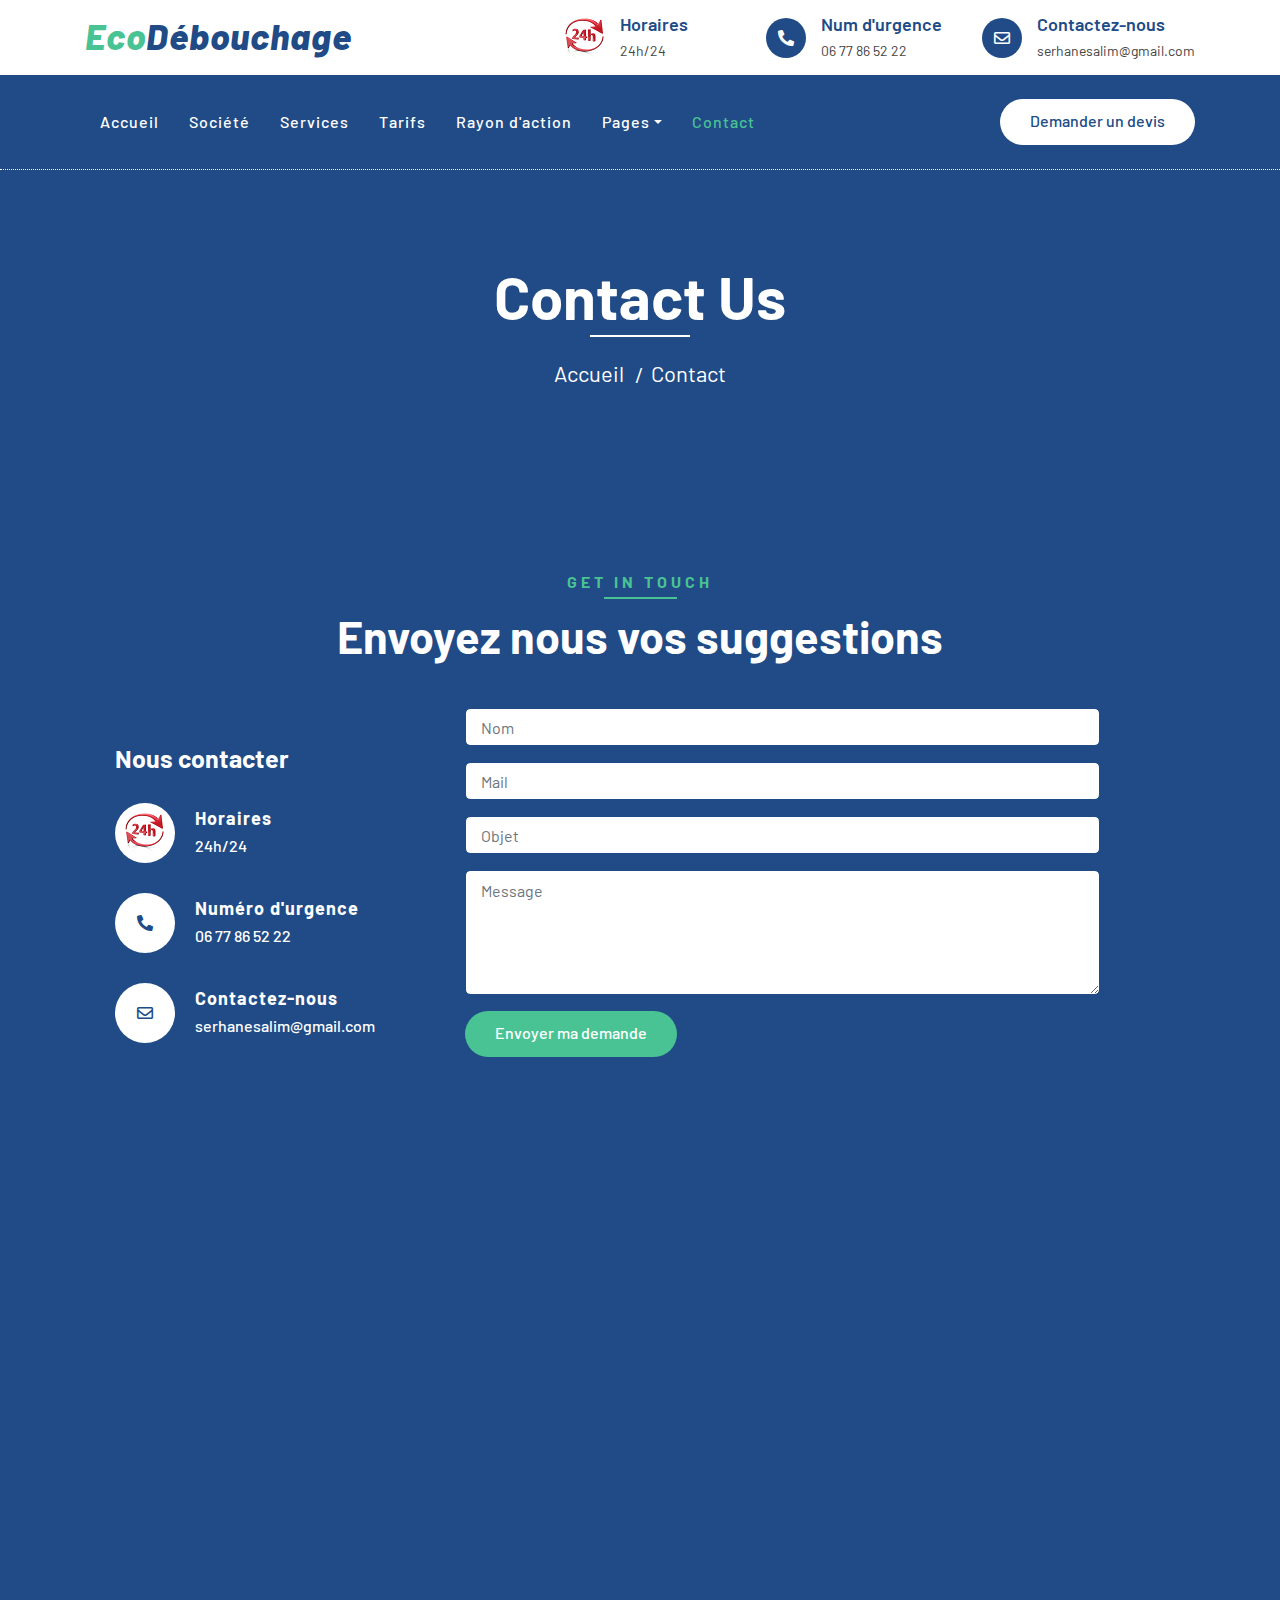
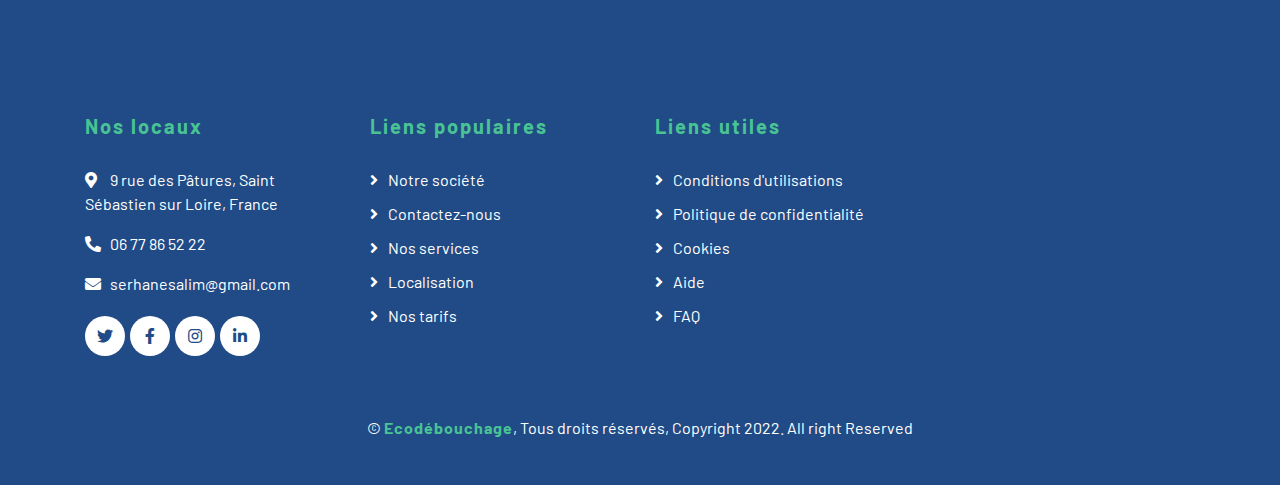
<file: contact.html>
<!DOCTYPE html>
<html lang="en">
    <head>
        <meta charset="utf-8">
        <title>Eco débouchage</title>
        <meta content="width=device-width, initial-scale=1.0" name="viewport">
        <meta content="Free Website Template" name="keywords">
        <meta content="Free Website Template" name="description">

        <!-- Favicon -->
        <link href="img/favicon.ico" rel="icon">

        <!-- Google Font -->
        <link href="https://fonts.googleapis.com/css2?family=Barlow:wght@400;500;600;700;800;900&display=swap" rel="stylesheet"> 
        
        <!-- CSS Libraries -->
        <link href="https://stackpath.bootstrapcdn.com/bootstrap/4.4.1/css/bootstrap.min.css" rel="stylesheet">
        <link href="https://cdnjs.cloudflare.com/ajax/libs/font-awesome/5.10.0/css/all.min.css" rel="stylesheet">
        <link href="lib/flaticon/font/flaticon.css" rel="stylesheet">
        <link href="lib/animate/animate.min.css" rel="stylesheet">
        <link href="lib/owlcarousel/assets/owl.carousel.min.css" rel="stylesheet">

        <!-- Template Stylesheet -->
        <link href="css/style.css" rel="stylesheet">
    </head>

    <body>
        <!-- Top Bar Start -->
        <div class="top-bar">
            <div class="container">
                <div class="row align-items-center">
                    <div class="col-lg-4 col-md-12">
                        <div class="logo">
                            <a href="index.html">
                                <h1>Eco<span>Débouchage</span></h1>
                                <!-- <img src="img/logo.jpg" alt="Logo"> -->
                            </a>
                        </div>
                    </div>
                    <div class="col-lg-8 col-md-7 d-none d-lg-block">
                        <div class="row">
                            <div class="col-4">
                                <div class="top-bar-item">
                                    <div class="top-bar-icon">
                                        <img src="img/logo24.PNG" alt="logo24">
                                    </div>
                                    <div class="top-bar-text">
                                        <h3>Horaires</h3>
                                        <p>24h/24</p>
                                    </div>
                                </div>
                            </div>
                            <div class="col-4">
                                <div class="top-bar-item">
                                    <div class="top-bar-icon">
                                        <i class="fa fa-phone-alt"></i>
                                    </div>
                                    <div class="top-bar-text">
                                        <h3>Num d'urgence</h3>
                                        <p>06 77 86 52 22</p>
                                    </div>
                                </div>
                            </div>
                            <div class="col-4">
                                <div class="top-bar-item">
                                    <div class="top-bar-icon">
                                        <i class="far fa-envelope"></i>
                                    </div>
                                    <div class="top-bar-text">
                                        <h3>Contactez-nous</h3>
                                        <p>serhanesalim@gmail.com</p>
                                    </div>
                                </div>
                            </div>
                        </div>
                    </div>
                </div>
            </div>
        </div>
        <!-- Top Bar End -->

        <!-- Nav Bar Start -->
        <div class="nav-bar">
            <div class="container">
                <nav class="navbar navbar-expand-lg bg-dark navbar-dark">
                    <a href="#" class="navbar-brand">MENU</a>
                    <button type="button" class="navbar-toggler" data-toggle="collapse" data-target="#navbarCollapse">
                        <span class="navbar-toggler-icon"></span>
                    </button>

                    <div class="collapse navbar-collapse justify-content-between" id="navbarCollapse">
                        <div class="navbar-nav mr-auto">
                            <a href="index.html" class="nav-item nav-link">Accueil</a>
                            <a href="about.html" class="nav-item nav-link">Société</a>
                            <a href="service.html" class="nav-item nav-link">Services</a>
                            <a href="price.html" class="nav-item nav-link">Tarifs</a>
                            <a href="location.html" class="nav-item nav-link">Rayon d'action</a>
                            <div class="nav-item dropdown">
                                <a href="#" class="nav-link dropdown-toggle" data-toggle="dropdown">Pages</a>
                                <div class="dropdown-menu">
                                    <a href="single.html" class="dropdown-item">Detail Page</a>
                                    <a href="team.html" class="dropdown-item">Nos collaborateurs</a>
                                    <a href="booking.html" class="dropdown-item">Prendre rendez-vous</a>
                                </div>
                            </div>
                            <a href="contact.html" class="nav-item nav-link active">Contact</a>
                        </div>
                        <div class="ml-auto">
                            <a class="btn btn-custom" href="#">Demander un devis</a>
                        </div>
                    </div>
                </nav>
            </div>
        </div>
        <!-- Nav Bar End -->
        
        
        <!-- Page Header Start -->
        <div class="page-header">
            <div class="container">
                <div class="row">
                    <div class="col-12">
                        <h2>Contact Us</h2>
                    </div>
                    <div class="col-12">
                        <a href="index.html">Accueil</a>
                        <a href="">Contact</a>
                    </div>
                </div>
            </div>
        </div>
        <!-- Page Header End -->
        
        
        <!-- Contact Start -->
        <div class="contact">
            <div class="container">
                <div class="section-header text-center">
                    <p>Get In Touch</p>
                    <h2>Envoyez nous vos suggestions</h2>
                </div>
                <div class="row">
                    <div class="col-md-4">
                        <div class="contact-info">
                            <h2>Nous contacter</h2>
                            <div class="contact-info-item">
                                <div class="contact-info-icon">
                                    <img src="img/logo24.PNG" alt="logo24">
                                </div>
                                <div class="contact-info-text">
                                    <h3>Horaires</h3>
                                    <p>24h/24</p>
                                </div>
                            </div>
                            <div class="contact-info-item">
                                <div class="contact-info-icon">
                                    <i class="fa fa-phone-alt"></i>
                                </div>
                                <div class="contact-info-text">
                                    <h3>Numéro d'urgence</h3>
                                    <p>06 77 86 52 22</p>
                                </div>
                            </div>
                            <div class="contact-info-item">
                                <div class="contact-info-icon">
                                    <i class="far fa-envelope"></i>
                                </div>
                                <div class="contact-info-text">
                                    <h3>Contactez-nous</h3>
                                    <p>serhanesalim@gmail.com</p>
                                </div>
                            </div>
                        </div>
                    </div>
                    <div class="col-md-7">
                        <div class="contact-form">
                            <div id="success"></div>
                            <form name="sentMessage" id="contactForm" novalidate="novalidate">
                                <div class="control-group">
                                    <input type="text" class="form-control" id="name" placeholder="Nom" required="required" data-validation-required-message="Please enter your name" />
                                    <p class="help-block text-danger"></p>
                                </div>
                                <div class="control-group">
                                    <input type="email" class="form-control" id="email" placeholder="Mail" required="required" data-validation-required-message="Please enter your email" />
                                    <p class="help-block text-danger"></p>
                                </div>
                                <div class="control-group">
                                    <input type="text" class="form-control" id="subject" placeholder="Objet" required="required" data-validation-required-message="Please enter a subject" />
                                    <p class="help-block text-danger"></p>
                                </div>
                                <div class="control-group">
                                    <textarea class="form-control" id="message" placeholder="Message" required="required" data-validation-required-message="Please enter your message"></textarea>
                                    <p class="help-block text-danger"></p>
                                </div>
                                <div>
                                    <button class="btn btn-custom" type="submit" id="sendMessageButton">Envoyer ma demande</button>
                                </div>
                            </form>
                        </div>
                    </div>
                    <div class="col-md-12">
                        <iframe src="https://maps.google.com/maps?q=Nantes,%20France&t=&z=13&ie=UTF8&iwloc=&output=embed" frameborder="0" scrolling="no" marginheight="0" marginwidth="0"></iframe>
                    </div>
                </div>
            </div>
        </div>
        <!-- Contact End -->


        <!-- Footer Start -->
        <div class="footer">
            <div class="container">
                <div class="row">
                    <div class="col-lg-3 col-md-6">
                        <div class="footer-contact">
                            <h2>Nos locaux</h2>
                            <p><i class="fa fa-map-marker-alt"></i>9 rue des Pâtures, Saint Sébastien sur Loire, France</p>
                            <p><i class="fa fa-phone-alt"></i>06 77 86 52 22</p>
                            <p><i class="fa fa-envelope"></i>serhanesalim@gmail.com</p>
                            <div class="footer-social">
                                <a class="btn" href="https://twitter.com"><i class="fab fa-twitter"></i></a>
                                <a class="btn" href="https://fr-fr.facebook.com"><i class="fab fa-facebook-f"></i></a>
                                <a class="btn" href="https://www.instagram.com"><i class="fab fa-instagram"></i></a>
                                <a class="btn" href="https://www.linkedin.com"><i class="fab fa-linkedin-in"></i></a>
                            </div>
                        </div>
                    </div>
                    <div class="col-lg-3 col-md-6">
                        <div class="footer-link">
                            <h2>Liens populaires</h2>
                            <a href="about.html">Notre société</a>
                            <a href="contact.html">Contactez-nous</a>
                            <a href="service.html">Nos services</a>
                            <a href="location.html">Localisation</a>
                            <a href="price.html">Nos tarifs</a>
                        </div>
                    </div>
                    <div class="col-lg-3 col-md-6">
                        <div class="footer-link">
                            <h2>Liens utiles</h2>
                            <a href="">Conditions d'utilisations</a>
                            <a href="">Politique de confidentialité</a>
                            <a href="">Cookies</a>
                            <a href="">Aide</a>
                            <a href="">FAQ</a>
                        </div>
                    </div>
                </div>
            </div>
            <div class="container copyright">
                <p>&copy; <a href="#">Ecodébouchage</a>, Tous droits réservés, Copyright 2022. All right Reserved</p>
            </div>
        </div>
        <!-- Footer End -->
        
        <!-- Back to top button -->
        <a href="#" class="back-to-top"><i class="fa fa-chevron-up"></i></a>
        
        <!-- Pre Loader -->
        <div id="loader" class="show">
            <div class="loader"></div>
        </div>

        <!-- JavaScript Libraries -->
        <script src="https://code.jquery.com/jquery-3.4.1.min.js"></script>
        <script src="https://stackpath.bootstrapcdn.com/bootstrap/4.4.1/js/bootstrap.bundle.min.js"></script>
        <script src="lib/easing/easing.min.js"></script>
        <script src="lib/owlcarousel/owl.carousel.min.js"></script>
        <script src="lib/waypoints/waypoints.min.js"></script>
        <script src="lib/counterup/counterup.min.js"></script>
        
        <!-- Contact Javascript File -->
        <script src="mail/jqBootstrapValidation.min.js"></script>
        <script src="mail/contact.js"></script>

        <!-- Template Javascript -->
        <script src="js/main.js"></script>
    </body>
</html>
</file>
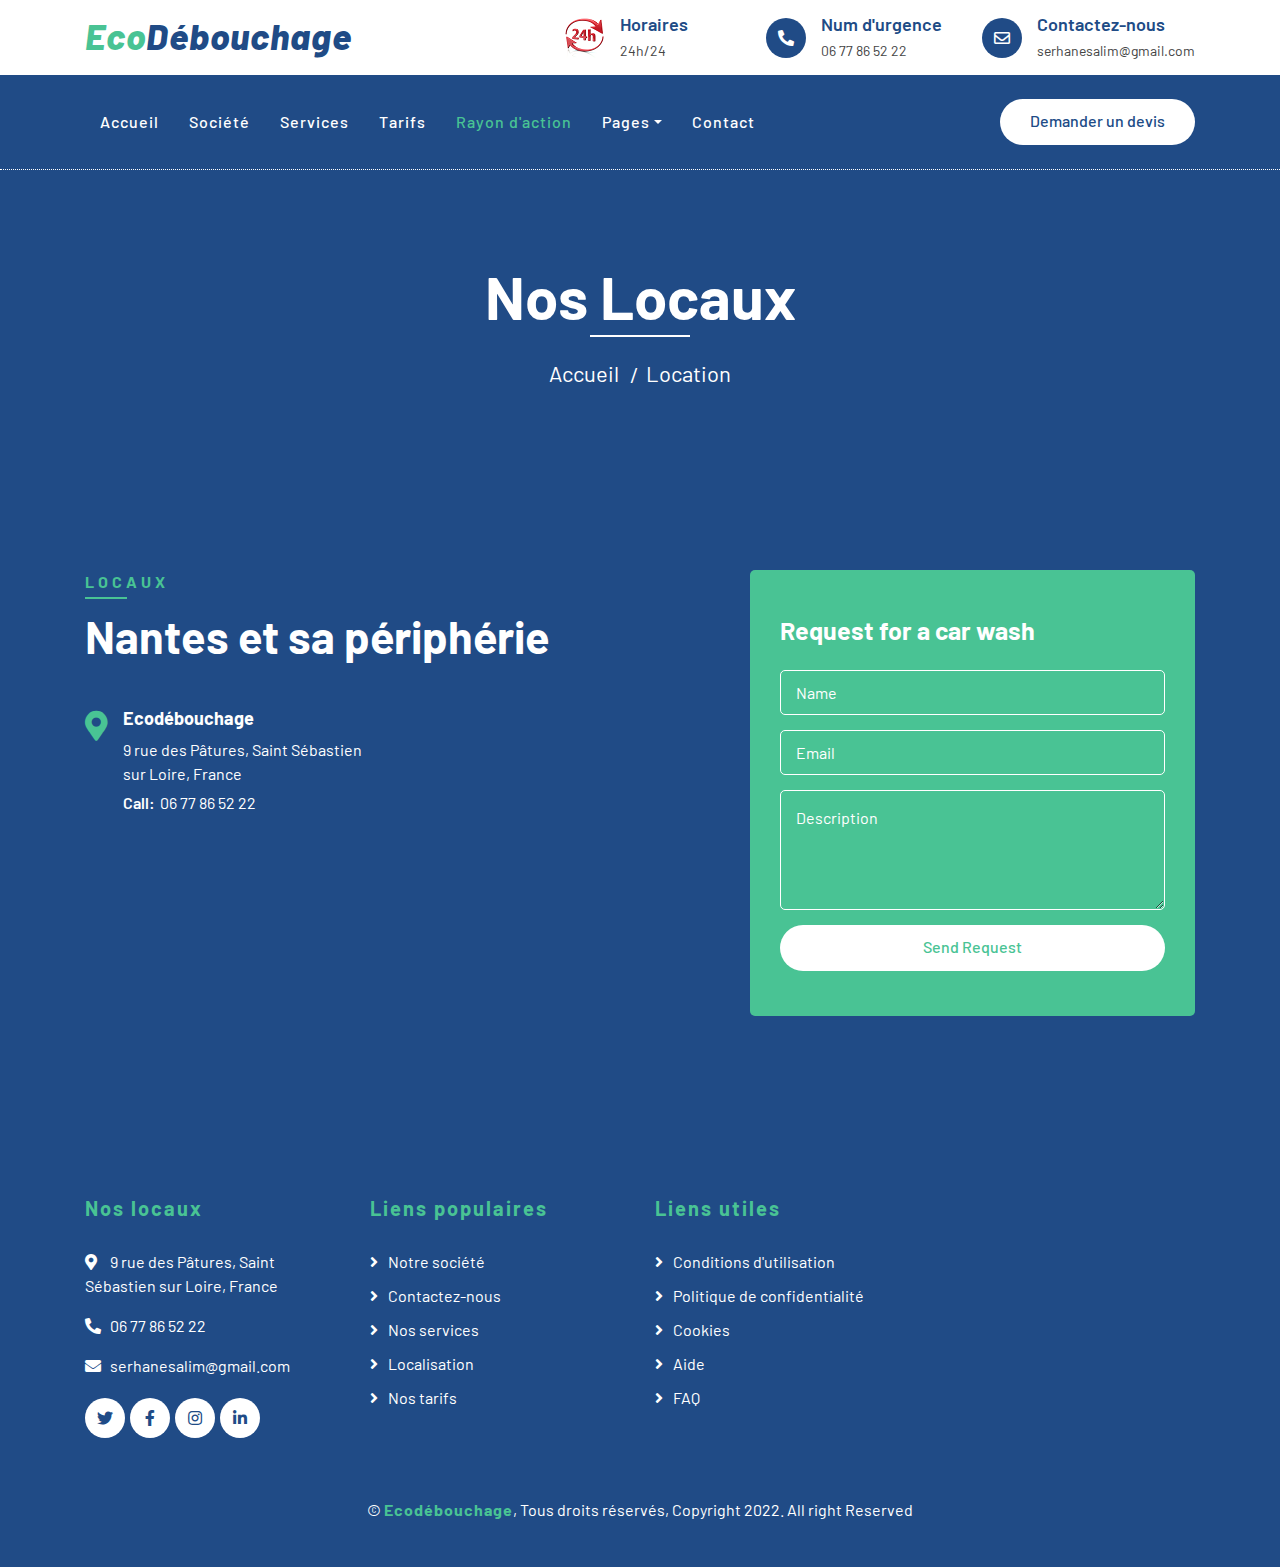
<file: location.html>
<!DOCTYPE html>
<html lang="en">
    <head>
        <meta charset="utf-8">
        <title>Eco débouchage</title>
        <meta content="width=device-width, initial-scale=1.0" name="viewport">
        <meta content="Free Website Template" name="keywords">
        <meta content="Free Website Template" name="description">

        <!-- Favicon -->
        <link href="img/favicon.ico" rel="icon">

        <!-- Google Font -->
        <link href="https://fonts.googleapis.com/css2?family=Barlow:wght@400;500;600;700;800;900&display=swap" rel="stylesheet"> 
        
        <!-- CSS Libraries -->
        <link href="https://stackpath.bootstrapcdn.com/bootstrap/4.4.1/css/bootstrap.min.css" rel="stylesheet">
        <link href="https://cdnjs.cloudflare.com/ajax/libs/font-awesome/5.10.0/css/all.min.css" rel="stylesheet">
        <link href="lib/flaticon/font/flaticon.css" rel="stylesheet">
        <link href="lib/animate/animate.min.css" rel="stylesheet">
        <link href="lib/owlcarousel/assets/owl.carousel.min.css" rel="stylesheet">

        <!-- Template Stylesheet -->
        <link href="css/style.css" rel="stylesheet">
    </head>

    <body>
        <!-- Top Bar Start -->
        <div class="top-bar">
            <div class="container">
                <div class="row align-items-center">
                    <div class="col-lg-4 col-md-12">
                        <div class="logo">
                            <a href="index.html">
                                <h1>Eco<span>Débouchage</span></h1>
                                <!-- <img src="img/logo.jpg" alt="Logo"> -->
                            </a>
                        </div>
                    </div>
                    <div class="col-lg-8 col-md-7 d-none d-lg-block">
                        <div class="row">
                            <div class="col-4">
                                <div class="top-bar-item">
                                    <div class="top-bar-icon">
                                        <img src="img/logo24.PNG" alt="logo24">
                                    </div>
                                    <div class="top-bar-text">
                                        <h3>Horaires</h3>
                                        <p>24h/24</p>
                                    </div>
                                </div>
                            </div>
                            <div class="col-4">
                                <div class="top-bar-item">
                                    <div class="top-bar-icon">
                                        <i class="fa fa-phone-alt"></i>
                                    </div>
                                    <div class="top-bar-text">
                                        <h3>Num d'urgence</h3>
                                        <p>06 77 86 52 22</p>
                                    </div>
                                </div>
                            </div>
                            <div class="col-4">
                                <div class="top-bar-item">
                                    <div class="top-bar-icon">
                                        <i class="far fa-envelope"></i>
                                    </div>
                                    <div class="top-bar-text">
                                        <h3>Contactez-nous</h3>
                                        <p>serhanesalim@gmail.com</p>
                                    </div>
                                </div>
                            </div>
                        </div>
                    </div>
                </div>
            </div>
        </div>
        <!-- Top Bar End -->

        <!-- Nav Bar Start -->
        <div class="nav-bar">
            <div class="container">
                <nav class="navbar navbar-expand-lg bg-dark navbar-dark">
                    <a href="#" class="navbar-brand">MENU</a>
                    <button type="button" class="navbar-toggler" data-toggle="collapse" data-target="#navbarCollapse">
                        <span class="navbar-toggler-icon"></span>
                    </button>

                    <div class="collapse navbar-collapse justify-content-between" id="navbarCollapse">
                        <div class="navbar-nav mr-auto">
                            <a href="index.html" class="nav-item nav-link">Accueil</a>
                            <a href="about.html" class="nav-item nav-link">Société</a>
                            <a href="service.html" class="nav-item nav-link">Services</a>
                            <a href="price.html" class="nav-item nav-link">Tarifs</a>
                            <a href="location.html" class="nav-item nav-link active">Rayon d'action</a>
                            <div class="nav-item dropdown">
                                <a href="#" class="nav-link dropdown-toggle" data-toggle="dropdown">Pages</a>
                                <div class="dropdown-menu">
                                    <a href="single.html" class="dropdown-item">Detail Page</a>
                                    <a href="team.html" class="dropdown-item">Nos collaborateurs</a>
                                    <a href="booking.html" class="dropdown-item">Prendre rendez-vous</a>
                                </div>
                            </div>
                            <a href="contact.html" class="nav-item nav-link">Contact</a>
                        </div>
                        <div class="ml-auto">
                            <a class="btn btn-custom" href="#">Demander un devis</a>
                        </div>
                    </div>
                </nav>
            </div>
        </div>
        <!-- Nav Bar End -->
        
        
        <!-- Page Header Start -->
        <div class="page-header">
            <div class="container">
                <div class="row">
                    <div class="col-12">
                        <h2>Nos Locaux</h2>
                    </div>
                    <div class="col-12">
                        <a href="index.html">Accueil</a>
                        <a href="">Location</a>
                    </div>
                </div>
            </div>
        </div>
        <!-- Page Header End -->
        
        
        <!-- Location Start -->
        <div class="location">
            <div class="container">
                <div class="row">
                    <div class="col-lg-7">
                        <div class="section-header text-left">
                            <p>Locaux</p>
                            <h2>Nantes et sa périphérie</h2>
                        </div>
                        <div class="row">
                            <div class="col-md-6">
                                <div class="location-item">
                                    <i class="fa fa-map-marker-alt"></i>
                                    <div class="location-text">
                                        <h3>Ecodébouchage</h3>
                                        <p>9 rue des Pâtures, Saint Sébastien sur Loire, France</p>
                                        <p><strong>Call:</strong>06 77 86 52 22</p>
                                    </div>
                                </div>
                            </div>
                        </div>
                    </div>
                    <div class="col-lg-5">
                        <div class="location-form">
                            <h3>Request for a car wash</h3>
                            <form>
                                <div class="control-group">
                                    <input type="text" class="form-control" placeholder="Name" required="required" />
                                </div>
                                <div class="control-group">
                                    <input type="email" class="form-control" placeholder="Email" required="required" />
                                </div>
                                <div class="control-group">
                                    <textarea class="form-control" placeholder="Description" required="required"></textarea>
                                </div>
                                <div>
                                    <button class="btn btn-custom" type="submit">Send Request</button>
                                </div>
                            </form>
                        </div>
                    </div>
                </div>
            </div>
        </div>
        <!-- Location End -->
        
        
        <!-- Footer Start -->
        <div class="footer">
            <div class="container">
                <div class="row">
                    <div class="col-lg-3 col-md-6">
                        <div class="footer-contact">
                            <h2>Nos locaux</h2>
                            <p><i class="fa fa-map-marker-alt"></i>9 rue des Pâtures, Saint Sébastien sur Loire, France</p>
                            <p><i class="fa fa-phone-alt"></i>06 77 86 52 22</p>
                            <p><i class="fa fa-envelope"></i>serhanesalim@gmail.com</p>
                            <div class="footer-social">
                                <a class="btn" href="https://twitter.com"><i class="fab fa-twitter"></i></a>
                                <a class="btn" href="https://fr-fr.facebook.com"><i class="fab fa-facebook-f"></i></a>
                                <a class="btn" href="https://www.instagram.com"><i class="fab fa-instagram"></i></a>
                                <a class="btn" href="https://www.linkedin.com"><i class="fab fa-linkedin-in"></i></a>
                            </div>
                        </div>
                    </div>
                    <div class="col-lg-3 col-md-6">
                        <div class="footer-link">
                            <h2>Liens populaires</h2>
                            <a href="about.html">Notre société</a>
                            <a href="contact.html">Contactez-nous</a>
                            <a href="service.html">Nos services</a>
                            <a href="location.html">Localisation</a>
                            <a href="price.html">Nos tarifs</a>
                        </div>
                    </div>
                    <div class="col-lg-3 col-md-6">
                        <div class="footer-link">
                            <h2>Liens utiles</h2>
                            <a href="">Conditions d'utilisation</a>
                            <a href="">Politique de confidentialité</a>
                            <a href="">Cookies</a>
                            <a href="">Aide</a>
                            <a href="">FAQ</a>
                        </div>
                    </div>
                </div>
            </div>
            <div class="container copyright">
                <p>&copy; <a href="#">Ecodébouchage</a>, Tous droits réservés, Copyright 2022. All right Reserved</p>
            </div>
        </div>
        <!-- Footer End -->
        
        <!-- Back to top button -->
        <a href="#" class="back-to-top"><i class="fa fa-chevron-up"></i></a>
        
        <!-- Pre Loader -->
        <div id="loader" class="show">
            <div class="loader"></div>
        </div>

        <!-- JavaScript Libraries -->
        <script src="https://code.jquery.com/jquery-3.4.1.min.js"></script>
        <script src="https://stackpath.bootstrapcdn.com/bootstrap/4.4.1/js/bootstrap.bundle.min.js"></script>
        <script src="lib/easing/easing.min.js"></script>
        <script src="lib/owlcarousel/owl.carousel.min.js"></script>
        <script src="lib/waypoints/waypoints.min.js"></script>
        <script src="lib/counterup/counterup.min.js"></script>
        
        <!-- Contact Javascript File -->
        <script src="mail/jqBootstrapValidation.min.js"></script>
        <script src="mail/contact.js"></script>

        <!-- Template Javascript -->
        <script src="js/main.js"></script>
    </body>
</html>
</file>
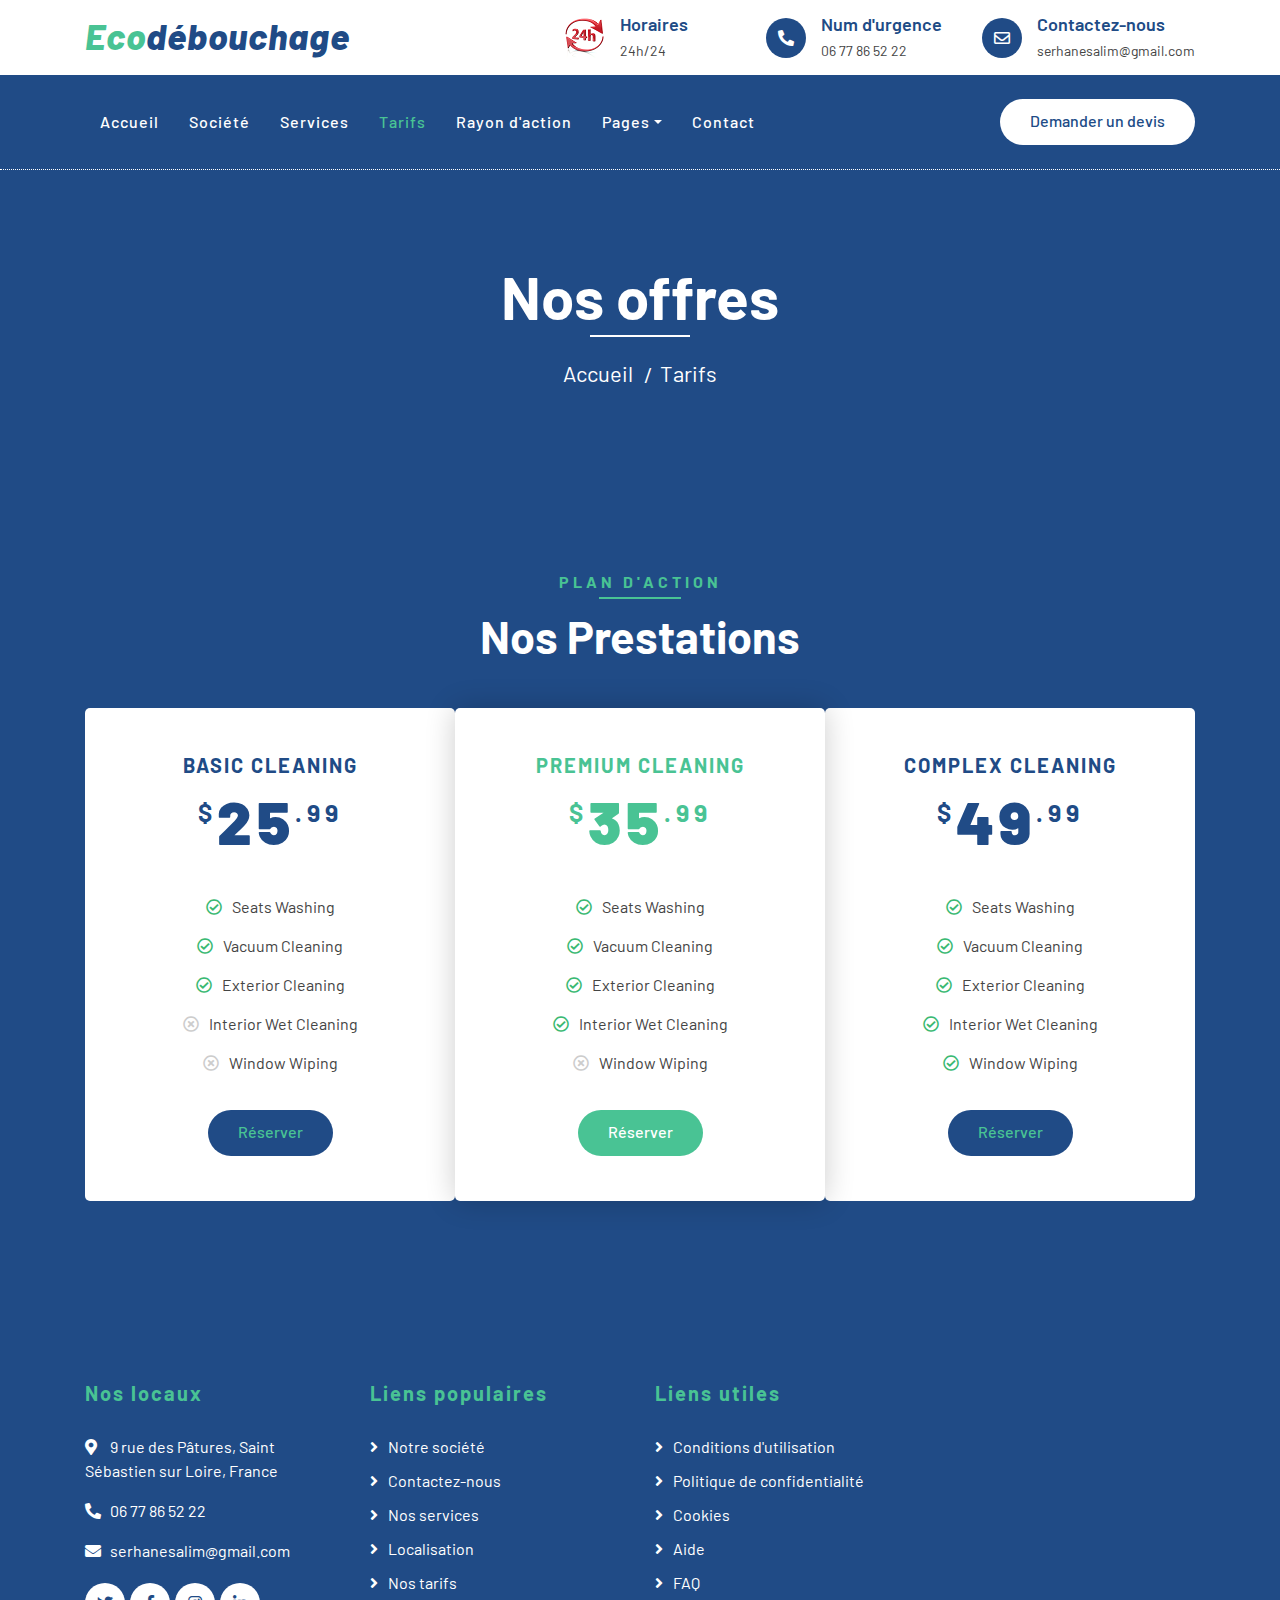
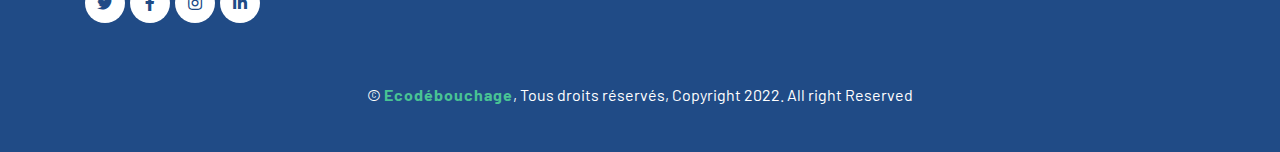
<file: price.html>
<!DOCTYPE html>
<html lang="en">
    <head>
        <meta charset="utf-8">
        <title>Eco débouchage</title>
        <meta content="width=device-width, initial-scale=1.0" name="viewport">
        <meta content="Free Website Template" name="keywords">
        <meta content="Free Website Template" name="description">

        <!-- Favicon -->
        <link href="img/favicon.ico" rel="icon">

        <!-- Google Font -->
        <link href="https://fonts.googleapis.com/css2?family=Barlow:wght@400;500;600;700;800;900&display=swap" rel="stylesheet"> 
        
        <!-- CSS Libraries -->
        <link href="https://stackpath.bootstrapcdn.com/bootstrap/4.4.1/css/bootstrap.min.css" rel="stylesheet">
        <link href="https://cdnjs.cloudflare.com/ajax/libs/font-awesome/5.10.0/css/all.min.css" rel="stylesheet">
        <link href="lib/flaticon/font/flaticon.css" rel="stylesheet">
        <link href="lib/animate/animate.min.css" rel="stylesheet">
        <link href="lib/owlcarousel/assets/owl.carousel.min.css" rel="stylesheet">

        <!-- Template Stylesheet -->
        <link href="css/style.css" rel="stylesheet">
    </head>

    <body>
        <!-- Top Bar Start -->
        <div class="top-bar">
            <div class="container">
                <div class="row align-items-center">
                    <div class="col-lg-4 col-md-12">
                        <div class="logo">
                            <a href="index.html">
                                <h1>Eco<span>débouchage</span></h1>
                                <!-- <img src="img/logo.jpg" alt="Logo"> -->
                            </a>
                        </div>
                    </div>
                    <div class="col-lg-8 col-md-7 d-none d-lg-block">
                        <div class="row">
                            <div class="col-4">
                                <div class="top-bar-item">
                                    <div class="top-bar-icon">
                                        <img src="img/logo24.PNG" alt="logo24">
                                    </div>
                                    <div class="top-bar-text">
                                        <h3>Horaires</h3>
                                        <p>24h/24</p>
                                    </div>
                                </div>
                            </div>
                            <div class="col-4">
                                <div class="top-bar-item">
                                    <div class="top-bar-icon">
                                        <i class="fa fa-phone-alt"></i>
                                    </div>
                                    <div class="top-bar-text">
                                        <h3>Num d'urgence</h3>
                                        <p>06 77 86 52 22</p>
                                    </div>
                                </div>
                            </div>
                            <div class="col-4">
                                <div class="top-bar-item">
                                    <div class="top-bar-icon">
                                        <i class="far fa-envelope"></i>
                                    </div>
                                    <div class="top-bar-text">
                                        <h3>Contactez-nous</h3>
                                        <p>serhanesalim@gmail.com</p>
                                    </div>
                                </div>
                            </div>
                        </div>
                    </div>
                </div>
            </div>
        </div>
        <!-- Top Bar End -->

        <!-- Nav Bar Start -->
        <div class="nav-bar">
            <div class="container">
                <nav class="navbar navbar-expand-lg bg-dark navbar-dark">
                    <a href="#" class="navbar-brand">MENU</a>
                    <button type="button" class="navbar-toggler" data-toggle="collapse" data-target="#navbarCollapse">
                        <span class="navbar-toggler-icon"></span>
                    </button>

                    <div class="collapse navbar-collapse justify-content-between" id="navbarCollapse">
                        <div class="navbar-nav mr-auto">
                            <a href="index.html" class="nav-item nav-link">Accueil</a>
                            <a href="about.html" class="nav-item nav-link">Société</a>
                            <a href="service.html" class="nav-item nav-link">Services</a>
                            <a href="price.html" class="nav-item nav-link active">Tarifs</a>
                            <a href="location.html" class="nav-item nav-link">Rayon d'action</a>
                            <div class="nav-item dropdown">
                                <a href="#" class="nav-link dropdown-toggle" data-toggle="dropdown">Pages</a>
                                <div class="dropdown-menu">
                                    <a href="single.html" class="dropdown-item">Detail Page</a>
                                    <a href="team.html" class="dropdown-item">Nos collaborateurs</a>
                                    <a href="booking.html" class="dropdown-item">Prendre rendez-vous</a>
                                </div>
                            </div>
                            <a href="contact.html" class="nav-item nav-link">Contact</a>
                        </div>
                        <div class="ml-auto">
                            <a class="btn btn-custom" href="#">Demander un devis</a>
                        </div>
                    </div>
                </nav>
            </div>
        </div>
        <!-- Nav Bar End -->
        
        
        <!-- Page Header Start -->
        <div class="page-header">
            <div class="container">
                <div class="row">
                    <div class="col-12">
                        <h2>Nos offres</h2>
                    </div>
                    <div class="col-12">
                        <a href="index.html">Accueil</a>
                        <a href="">Tarifs</a>
                    </div>
                </div>
            </div>
        </div>
        <!-- Page Header End -->
        
        
        <!-- Price Start -->
        <div class="price">
            <div class="container">
                <div class="section-header text-center">
                    <p>Plan d'action</p>
                    <h2>Nos Prestations</h2>
                </div>
                <div class="row">
                    <div class="col-md-4">
                        <div class="price-item">
                            <div class="price-header">
                                <h3>Basic Cleaning</h3>
                                <h2><span>$</span><strong>25</strong><span>.99</span></h2>
                            </div>
                            <div class="price-body">
                                <ul>
                                    <li><i class="far fa-check-circle"></i>Seats Washing</li>
                                    <li><i class="far fa-check-circle"></i>Vacuum Cleaning</li>
                                    <li><i class="far fa-check-circle"></i>Exterior Cleaning</li>
                                    <li><i class="far fa-times-circle"></i>Interior Wet Cleaning</li>
                                    <li><i class="far fa-times-circle"></i>Window Wiping</li>
                                </ul>
                            </div>
                            <div class="price-footer">
                                <a class="btn btn-custom" href="">Réserver</a>
                            </div>
                        </div>
                    </div>
                    <div class="col-md-4">
                        <div class="price-item featured-item">
                            <div class="price-header">
                                <h3>Premium Cleaning</h3>
                                <h2><span>$</span><strong>35</strong><span>.99</span></h2>
                            </div>
                            <div class="price-body">
                                <ul>
                                    <li><i class="far fa-check-circle"></i>Seats Washing</li>
                                    <li><i class="far fa-check-circle"></i>Vacuum Cleaning</li>
                                    <li><i class="far fa-check-circle"></i>Exterior Cleaning</li>
                                    <li><i class="far fa-check-circle"></i>Interior Wet Cleaning</li>
                                    <li><i class="far fa-times-circle"></i>Window Wiping</li>
                                </ul>
                            </div>
                            <div class="price-footer">
                                <a class="btn btn-custom" href="">Réserver</a>
                            </div>
                        </div>
                    </div>
                    <div class="col-md-4">
                        <div class="price-item">
                            <div class="price-header">
                                <h3>Complex Cleaning</h3>
                                <h2><span>$</span><strong>49</strong><span>.99</span></h2>
                            </div>
                            <div class="price-body">
                                <ul>
                                    <li><i class="far fa-check-circle"></i>Seats Washing</li>
                                    <li><i class="far fa-check-circle"></i>Vacuum Cleaning</li>
                                    <li><i class="far fa-check-circle"></i>Exterior Cleaning</li>
                                    <li><i class="far fa-check-circle"></i>Interior Wet Cleaning</li>
                                    <li><i class="far fa-check-circle"></i>Window Wiping</li>
                                </ul>
                            </div>
                            <div class="price-footer">
                                <a class="btn btn-custom" href="">Réserver</a>
                            </div>
                        </div>
                    </div>
                </div>
            </div>
        </div>
        <!-- Price End -->
        
        
        <!-- Footer Start -->
        <div class="footer">
            <div class="container">
                <div class="row">
                    <div class="col-lg-3 col-md-6">
                        <div class="footer-contact">
                            <h2>Nos locaux</h2>
                            <p><i class="fa fa-map-marker-alt"></i>9 rue des Pâtures, Saint Sébastien sur Loire, France</p>
                            <p><i class="fa fa-phone-alt"></i>06 77 86 52 22</p>
                            <p><i class="fa fa-envelope"></i>serhanesalim@gmail.com</p>
                            <div class="footer-social">
                                <a class="btn" href="https://twitter.com"><i class="fab fa-twitter"></i></a>
                                <a class="btn" href="https://fr-fr.facebook.com"><i class="fab fa-facebook-f"></i></a>
                                <a class="btn" href="https://www.instagram.com"><i class="fab fa-instagram"></i></a>
                                <a class="btn" href="https://fr.linkedin.com"><i class="fab fa-linkedin-in"></i></a>
                            </div>
                        </div>
                    </div>
                    <div class="col-lg-3 col-md-6">
                        <div class="footer-link">
                            <h2>Liens populaires</h2>
                            <a href="about.html">Notre société</a>
                            <a href="contact.html">Contactez-nous</a>
                            <a href="service.html">Nos services</a>
                            <a href="location.html">Localisation</a>
                            <a href="price.html">Nos tarifs</a>
                        </div>
                    </div>
                    <div class="col-lg-3 col-md-6">
                        <div class="footer-link">
                            <h2>Liens utiles</h2>
                            <a href="">Conditions d'utilisation</a>
                            <a href="">Politique de confidentialité</a>
                            <a href="">Cookies</a>
                            <a href="">Aide</a>
                            <a href="">FAQ</a>
                        </div>
                    </div>
                </div>
            </div>
            <div class="container copyright">
                <p>&copy; <a href="#">Ecodébouchage</a>, Tous droits réservés, Copyright 2022. All right Reserved</p>
            </div>
        </div>
        <!-- Footer End -->
        
        <!-- Back to top button -->
        <a href="#" class="back-to-top"><i class="fa fa-chevron-up"></i></a>
        
        <!-- Pre Loader -->
        <div id="loader" class="show">
            <div class="loader"></div>
        </div>

        <!-- JavaScript Libraries -->
        <script src="https://code.jquery.com/jquery-3.4.1.min.js"></script>
        <script src="https://stackpath.bootstrapcdn.com/bootstrap/4.4.1/js/bootstrap.bundle.min.js"></script>
        <script src="lib/easing/easing.min.js"></script>
        <script src="lib/owlcarousel/owl.carousel.min.js"></script>
        <script src="lib/waypoints/waypoints.min.js"></script>
        <script src="lib/counterup/counterup.min.js"></script>
        
        <!-- Contact Javascript File -->
        <script src="mail/jqBootstrapValidation.min.js"></script>
        <script src="mail/contact.js"></script>

        <!-- Template Javascript -->
        <script src="js/main.js"></script>
    </body>
</html>
</file>
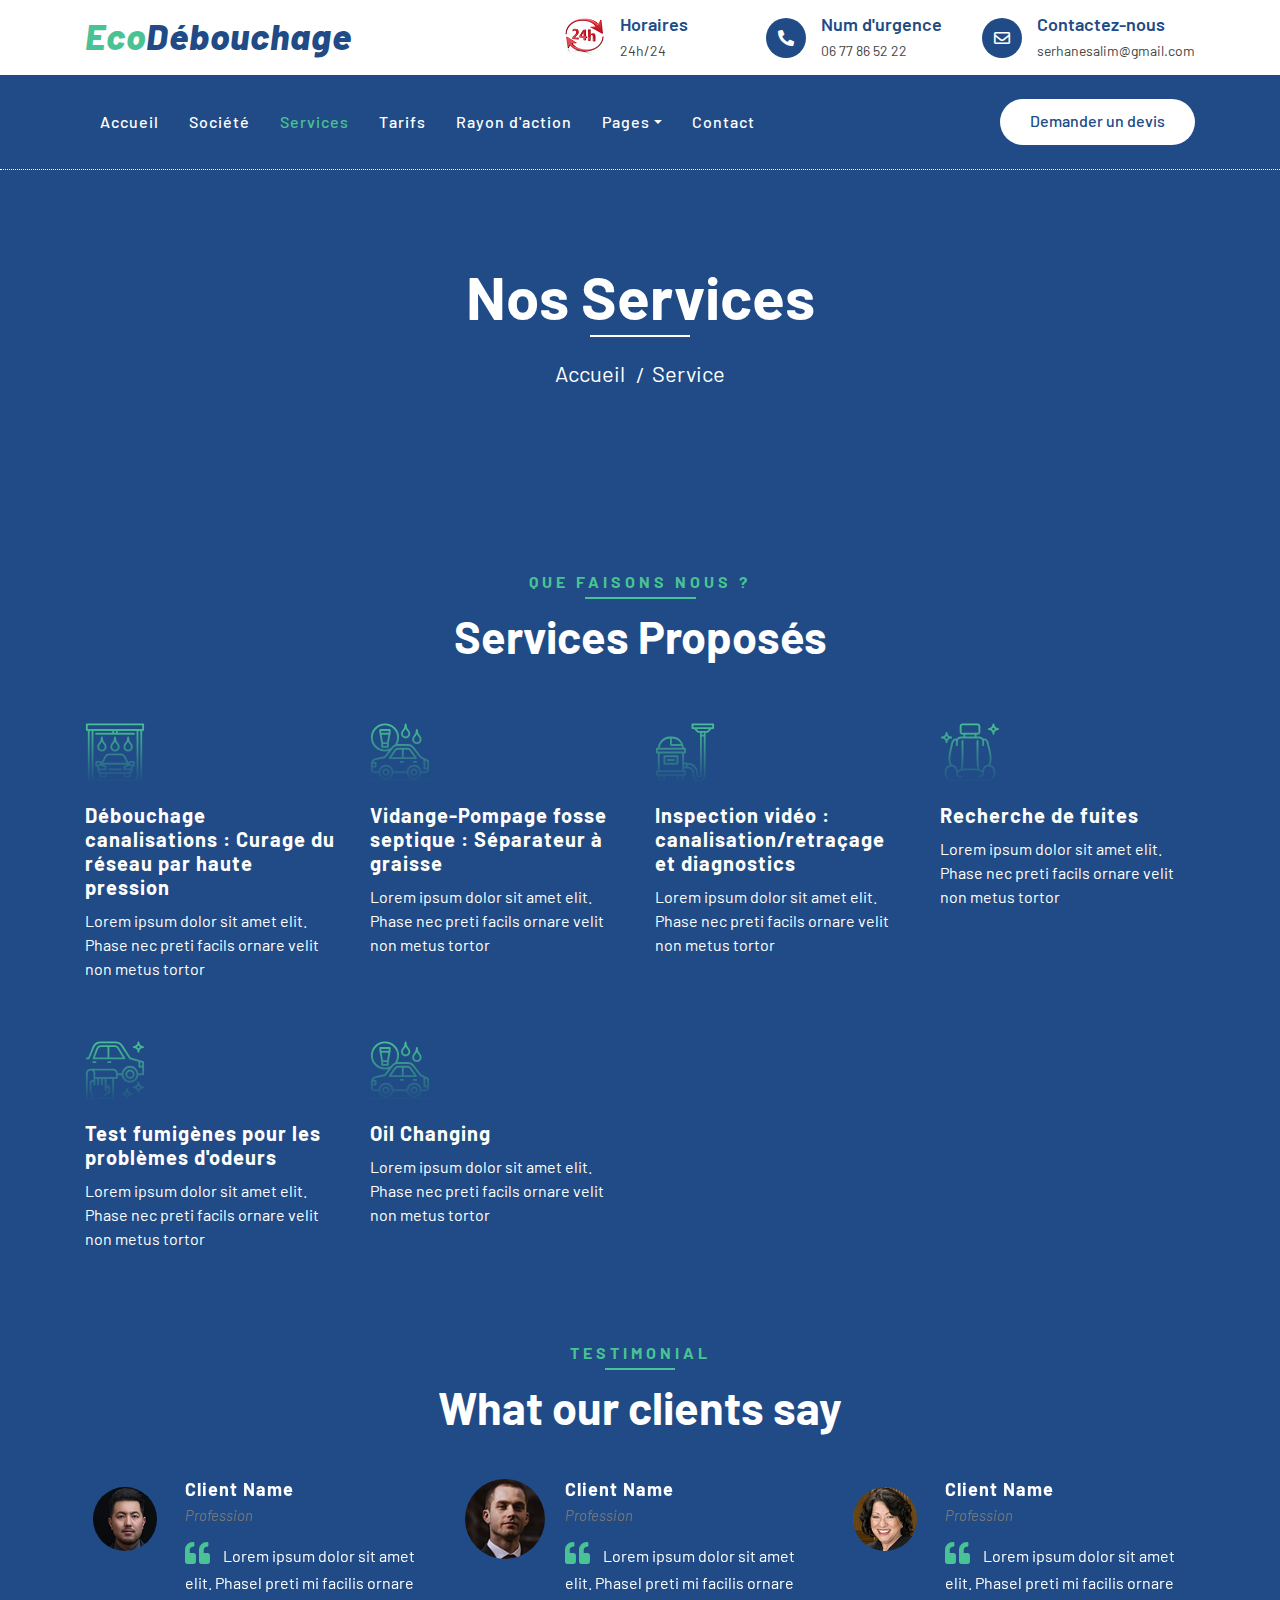
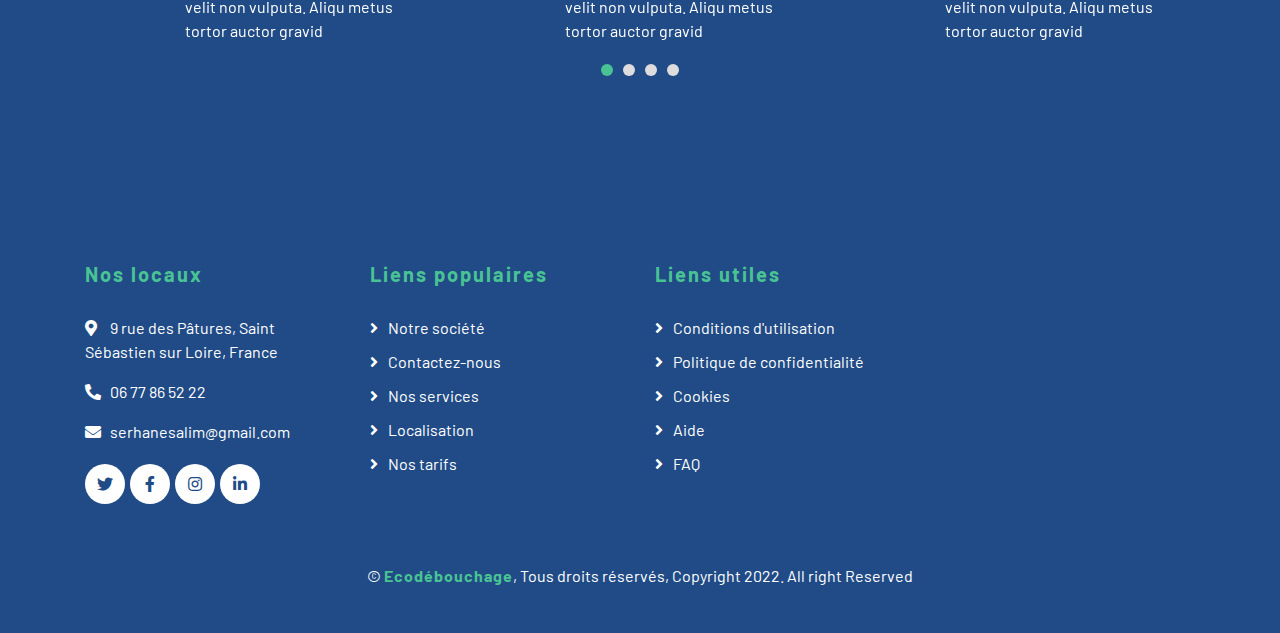
<file: service.html>
<!DOCTYPE html>
<html lang="en">
    <head>
        <meta charset="utf-8">
        <title>Eco débouchage</title>
        <meta content="width=device-width, initial-scale=1.0" name="viewport">
        <meta content="Free Website Template" name="keywords">
        <meta content="Free Website Template" name="description">

        <!-- Favicon -->
        <link href="img/favicon.ico" rel="icon">

        <!-- Google Font -->
        <link href="https://fonts.googleapis.com/css2?family=Barlow:wght@400;500;600;700;800;900&display=swap" rel="stylesheet"> 
        
        <!-- CSS Libraries -->
        <link href="https://stackpath.bootstrapcdn.com/bootstrap/4.4.1/css/bootstrap.min.css" rel="stylesheet">
        <link href="https://cdnjs.cloudflare.com/ajax/libs/font-awesome/5.10.0/css/all.min.css" rel="stylesheet">
        <link href="lib/flaticon/font/flaticon.css" rel="stylesheet">
        <link href="lib/animate/animate.min.css" rel="stylesheet">
        <link href="lib/owlcarousel/assets/owl.carousel.min.css" rel="stylesheet">

        <!-- Template Stylesheet -->
        <link href="css/style.css" rel="stylesheet">
    </head>

    <body>
        <!-- Top Bar Start -->
        <div class="top-bar">
            <div class="container">
                <div class="row align-items-center">
                    <div class="col-lg-4 col-md-12">
                        <div class="logo">
                            <a href="index.html">
                                <h1>Eco<span>Débouchage</span></h1>
                                <!-- <img src="img/logo.jpg" alt="Logo"> -->
                            </a>
                        </div>
                    </div>
                    <div class="col-lg-8 col-md-7 d-none d-lg-block">
                        <div class="row">
                            <div class="col-4">
                                <div class="top-bar-item">
                                    <div class="top-bar-icon">
                                        <img src="img/logo24.PNG" alt="logo24">
                                    </div>
                                    <div class="top-bar-text">
                                        <h3>Horaires</h3>
                                        <p>24h/24</p>
                                    </div>
                                </div>
                            </div>
                            <div class="col-4">
                                <div class="top-bar-item">
                                    <div class="top-bar-icon">
                                        <i class="fa fa-phone-alt"></i>
                                    </div>
                                    <div class="top-bar-text">
                                        <h3>Num d'urgence</h3>
                                        <p>06 77 86 52 22</p>
                                    </div>
                                </div>
                            </div>
                            <div class="col-4">
                                <div class="top-bar-item">
                                    <div class="top-bar-icon">
                                        <i class="far fa-envelope"></i>
                                    </div>
                                    <div class="top-bar-text">
                                        <h3>Contactez-nous</h3>
                                        <p>serhanesalim@gmail.com</p>
                                    </div>
                                </div>
                            </div>
                        </div>
                    </div>
                </div>
            </div>
        </div>
        <!-- Top Bar End -->

        <!-- Nav Bar Start -->
        <div class="nav-bar">
            <div class="container">
                <nav class="navbar navbar-expand-lg bg-dark navbar-dark">
                    <a href="#" class="navbar-brand">MENU</a>
                    <button type="button" class="navbar-toggler" data-toggle="collapse" data-target="#navbarCollapse">
                        <span class="navbar-toggler-icon"></span>
                    </button>

                    <div class="collapse navbar-collapse justify-content-between" id="navbarCollapse">
                        <div class="navbar-nav mr-auto">
                            <a href="index.html" class="nav-item nav-link">Accueil</a>
                            <a href="about.html" class="nav-item nav-link">Société</a>
                            <a href="service.html" class="nav-item nav-link active">Services</a>
                            <a href="price.html" class="nav-item nav-link">Tarifs</a>
                            <a href="location.html" class="nav-item nav-link">Rayon d'action</a>
                            <div class="nav-item dropdown">
                                <a href="#" class="nav-link dropdown-toggle" data-toggle="dropdown">Pages</a>
                                <div class="dropdown-menu">
                                    <a href="single.html" class="dropdown-item">Detail Page</a>
                                    <a href="team.html" class="dropdown-item">Nos collaborateurs</a>
                                    <a href="booking.html" class="dropdown-item">Prendre rendez-vous</a>
                                </div>
                            </div>
                            <a href="contact.html" class="nav-item nav-link">Contact</a>
                        </div>
                        <div class="ml-auto">
                            <a class="btn btn-custom" href="#">Demander un devis</a>
                        </div>
                    </div>
                </nav>
            </div>
        </div>
        <!-- Nav Bar End -->
        
        
        <!-- Page Header Start -->
        <div class="page-header">
            <div class="container">
                <div class="row">
                    <div class="col-12">
                        <h2>Nos Services</h2>
                    </div>
                    <div class="col-12">
                        <a href="index.html">Accueil</a>
                        <a href="">Service</a>
                    </div>
                </div>
            </div>
        </div>
        <!-- Page Header End -->
        
        
        <!-- Service Start -->
        <div class="service">
            <div class="container">
                <div class="section-header text-center">
                    <p>Que faisons nous ?</p>
                    <h2>Services Proposés</h2>
                </div>
                <div class="row">
                    <div class="col-lg-3 col-md-6">
                        <div class="service-item">
                            <i class="flaticon-car-wash-1"></i>
                            <h3>Débouchage canalisations : Curage du réseau par haute pression</h3>
                            <p>Lorem ipsum dolor sit amet elit. Phase nec preti facils ornare velit non metus tortor</p>
                        </div>
                    </div>
                    <div class="col-lg-3 col-md-6">
                        <div class="service-item">
                            <i class="flaticon-car-wash"></i>
                            <h3>Vidange-Pompage fosse septique : Séparateur à graisse</h3>
                            <p>Lorem ipsum dolor sit amet elit. Phase nec preti facils ornare velit non metus tortor</p>
                        </div>
                    </div>
                    <div class="col-lg-3 col-md-6">
                        <div class="service-item">
                            <i class="flaticon-vacuum-cleaner"></i>
                            <h3>Inspection vidéo : canalisation/retraçage et diagnostics</h3>
                            <p>Lorem ipsum dolor sit amet elit. Phase nec preti facils ornare velit non metus tortor</p>
                        </div>
                    </div>
                    <div class="col-lg-3 col-md-6">
                        <div class="service-item">
                            <i class="flaticon-seat"></i>
                            <h3>Recherche de fuites</h3>
                            <p>Lorem ipsum dolor sit amet elit. Phase nec preti facils ornare velit non metus tortor</p>
                        </div>
                    </div>
                    <div class="col-lg-3 col-md-6">
                        <div class="service-item">
                            <i class="flaticon-car-service-2"></i>
                            <h3>Test fumigènes pour les problèmes d'odeurs</h3>
                            <p>Lorem ipsum dolor sit amet elit. Phase nec preti facils ornare velit non metus tortor</p>
                        </div>
                    </div>
                    <div class="col-lg-3 col-md-6">
                        <div class="service-item">
                            <i class="flaticon-car-wash"></i>
                            <h3>Oil Changing</h3>
                            <p>Lorem ipsum dolor sit amet elit. Phase nec preti facils ornare velit non metus tortor</p>
                        </div>
                    </div>
                </div>
            </div>
        </div>
        <!-- Service End -->
        
        
        <!-- Testimonial Start -->
        <div class="testimonial">
            <div class="container">
                <div class="section-header text-center">
                    <p>Testimonial</p>
                    <h2>What our clients say</h2>
                </div>
                <div class="owl-carousel testimonials-carousel">
                    <div class="testimonial-item">
                        <img src="img/testimonial-1.jpg" alt="Image">
                        <div class="testimonial-text">
                            <h3>Client Name</h3>
                            <h4>Profession</h4>
                            <p>
                                Lorem ipsum dolor sit amet elit. Phasel preti mi facilis ornare velit non vulputa. Aliqu metus tortor auctor gravid
                            </p>
                        </div>
                    </div>
                    <div class="testimonial-item">
                        <img src="img/testimonial-2.jpg" alt="Image">
                        <div class="testimonial-text">
                            <h3>Client Name</h3>
                            <h4>Profession</h4>
                            <p>
                                Lorem ipsum dolor sit amet elit. Phasel preti mi facilis ornare velit non vulputa. Aliqu metus tortor auctor gravid
                            </p>
                        </div>
                    </div>
                    <div class="testimonial-item">
                        <img src="img/testimonial-3.jpg" alt="Image">
                        <div class="testimonial-text">
                            <h3>Client Name</h3>
                            <h4>Profession</h4>
                            <p>
                                Lorem ipsum dolor sit amet elit. Phasel preti mi facilis ornare velit non vulputa. Aliqu metus tortor auctor gravid
                            </p>
                        </div>
                    </div>
                    <div class="testimonial-item">
                        <img src="img/testimonial-4.jpg" alt="Image">
                        <div class="testimonial-text">
                            <h3>Client Name</h3>
                            <h4>Profession</h4>
                            <p>
                                Lorem ipsum dolor sit amet elit. Phasel preti mi facilis ornare velit non vulputa. Aliqu metus tortor auctor gravid
                            </p>
                        </div>
                    </div>
                </div>
            </div>
        </div>
        <!-- Testimonial End -->


        <!-- Footer Start -->
        <div class="footer">
            <div class="container">
                <div class="row">
                    <div class="col-lg-3 col-md-6">
                        <div class="footer-contact">
                            <h2>Nos locaux</h2>
                            <p><i class="fa fa-map-marker-alt"></i>9 rue des Pâtures, Saint Sébastien sur Loire, France</p>
                            <p><i class="fa fa-phone-alt"></i>06 77 86 52 22</p>
                            <p><i class="fa fa-envelope"></i>serhanesalim@gmail.com</p>
                            <div class="footer-social">
                                <a class="btn" href="https://twitter.com"><i class="fab fa-twitter"></i></a>
                                <a class="btn" href="https://fr-fr.facebook.com"><i class="fab fa-facebook-f"></i></a>
                                <a class="btn" href="https://www.instagram.com"><i class="fab fa-instagram"></i></a>
                                <a class="btn" href="https://fr.linkedin.com"><i class="fab fa-linkedin-in"></i></a>
                            </div>
                        </div>
                    </div>
                    <div class="col-lg-3 col-md-6">
                        <div class="footer-link">
                            <h2>Liens populaires</h2>
                            <a href="about.html">Notre société</a>
                            <a href="contact.html">Contactez-nous</a>
                            <a href="service.html">Nos services</a>
                            <a href="location.html">Localisation</a>
                            <a href="price.html">Nos tarifs</a>
                        </div>
                    </div>
                    <div class="col-lg-3 col-md-6">
                        <div class="footer-link">
                            <h2>Liens utiles</h2>
                            <a href="">Conditions d'utilisation</a>
                            <a href="">Politique de confidentialité</a>
                            <a href="">Cookies</a>
                            <a href="">Aide</a>
                            <a href="">FAQ</a>
                        </div>
                    </div>
                </div>
            </div>
            <div class="container copyright">
                <p>&copy; <a href="#">Ecodébouchage</a>, Tous droits réservés, Copyright 2022. All right Reserved</p>
            </div>
        </div>
        <!-- Footer End -->
        
        <!-- Back to top button -->
        <a href="#" class="back-to-top"><i class="fa fa-chevron-up"></i></a>
        
        <!-- Pre Loader -->
        <div id="loader" class="show">
            <div class="loader"></div>
        </div>

        <!-- JavaScript Libraries -->
        <script src="https://code.jquery.com/jquery-3.4.1.min.js"></script>
        <script src="https://stackpath.bootstrapcdn.com/bootstrap/4.4.1/js/bootstrap.bundle.min.js"></script>
        <script src="lib/easing/easing.min.js"></script>
        <script src="lib/owlcarousel/owl.carousel.min.js"></script>
        <script src="lib/waypoints/waypoints.min.js"></script>
        <script src="lib/counterup/counterup.min.js"></script>
        
        <!-- Contact Javascript File -->
        <script src="mail/jqBootstrapValidation.min.js"></script>
        <script src="mail/contact.js"></script>

        <!-- Template Javascript -->
        <script src="js/main.js"></script>
    </body>
</html>
</file>
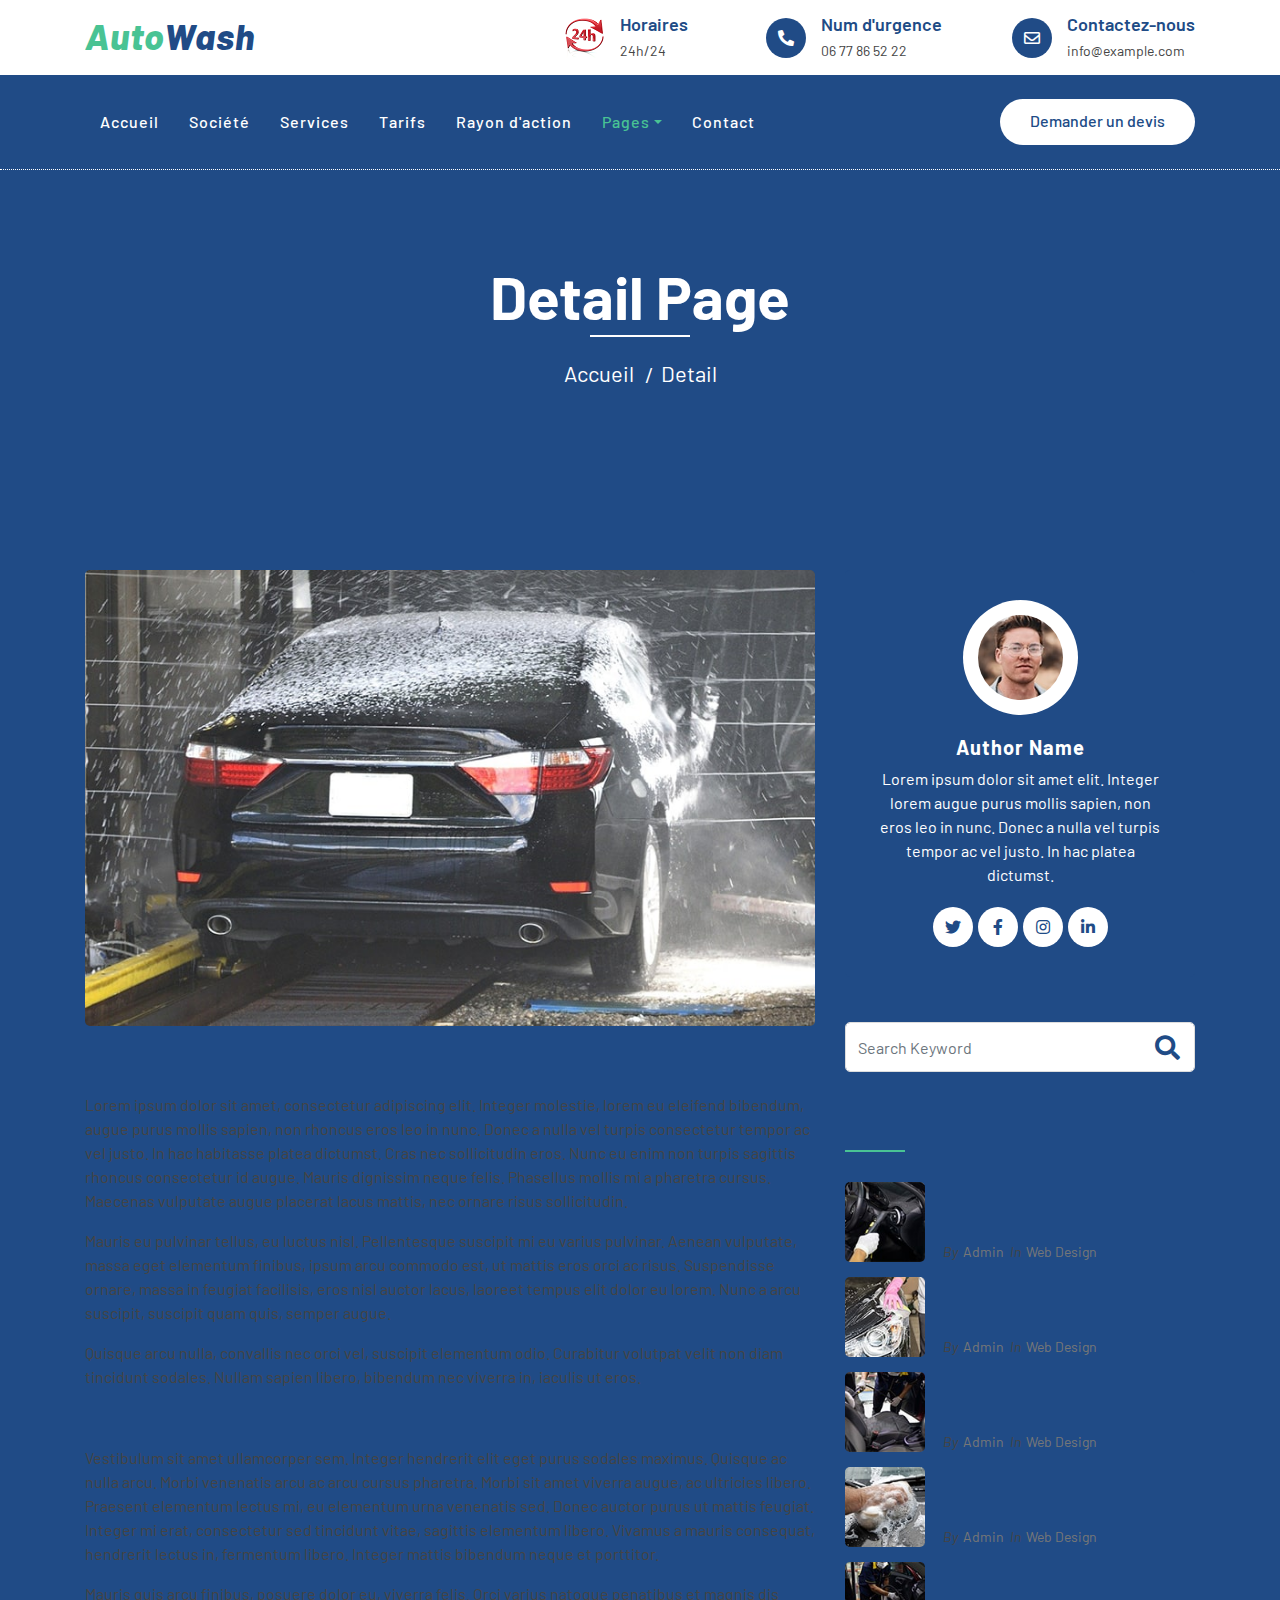
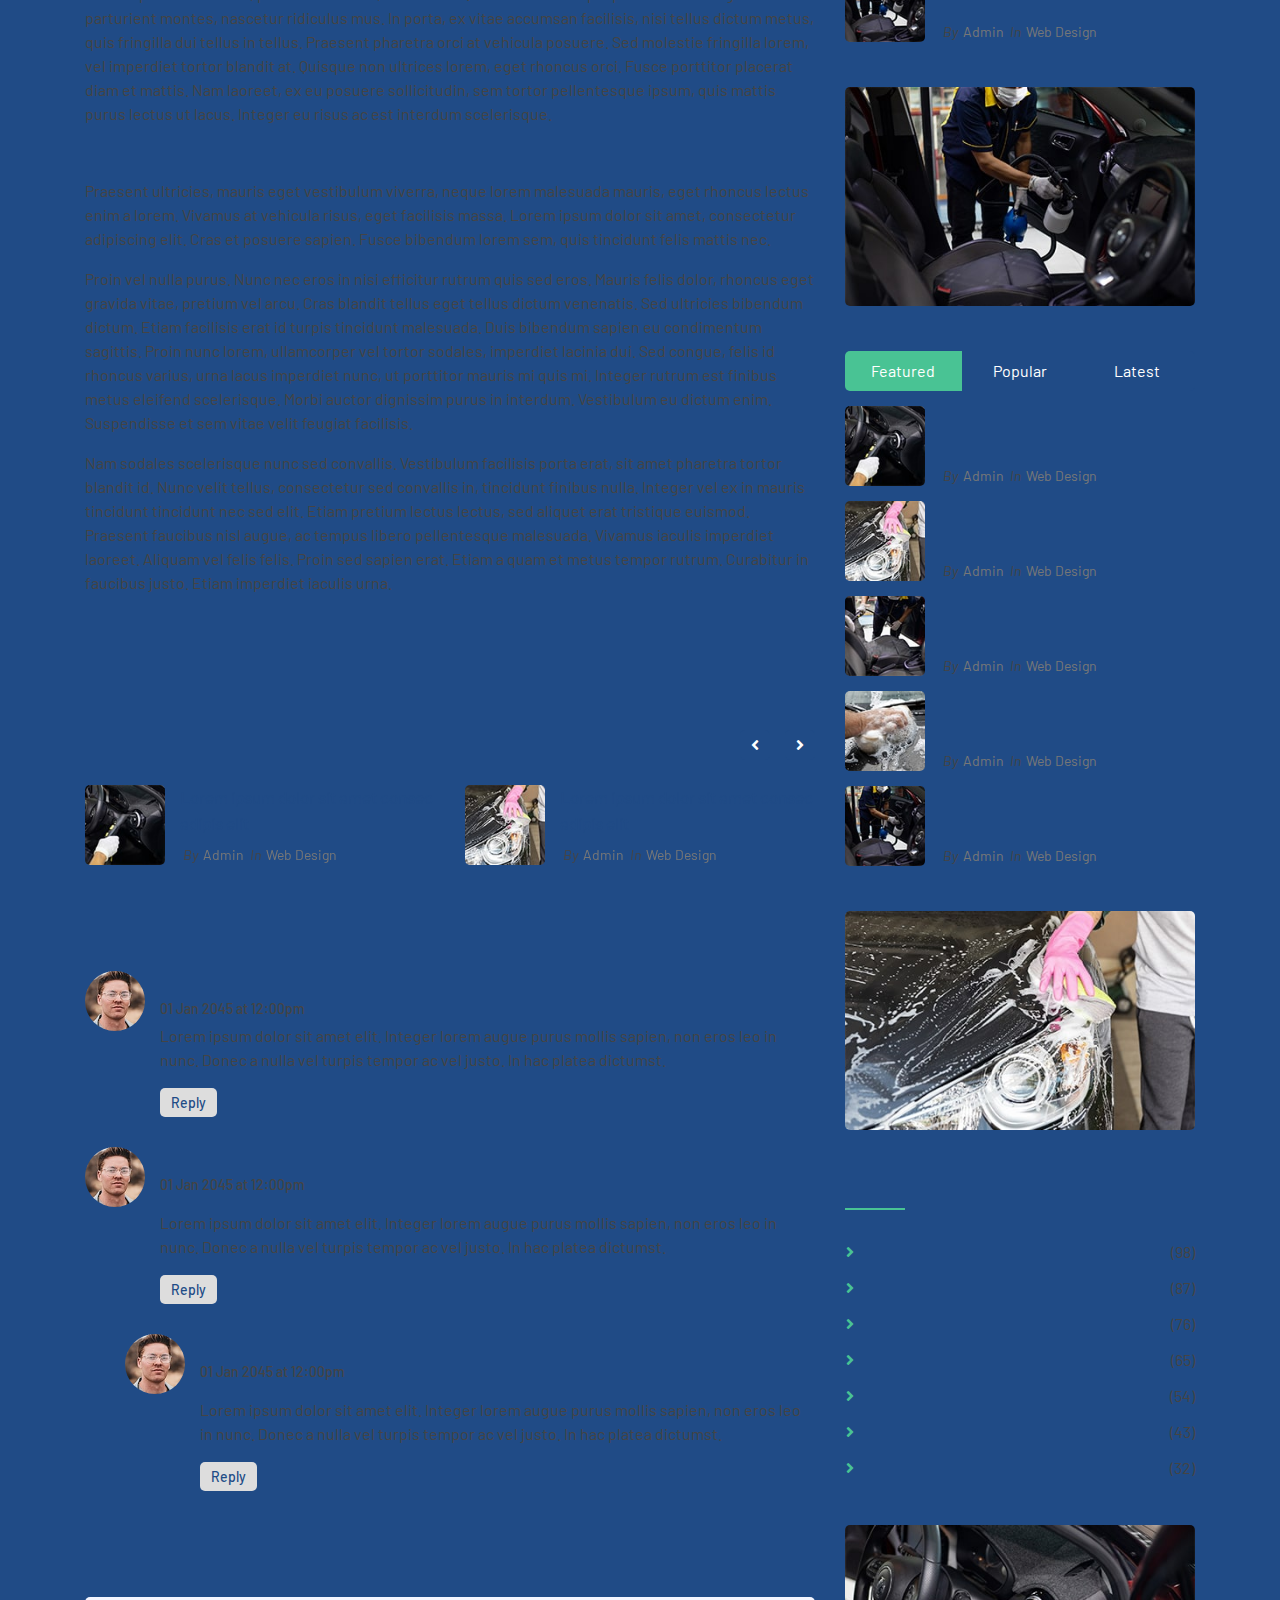
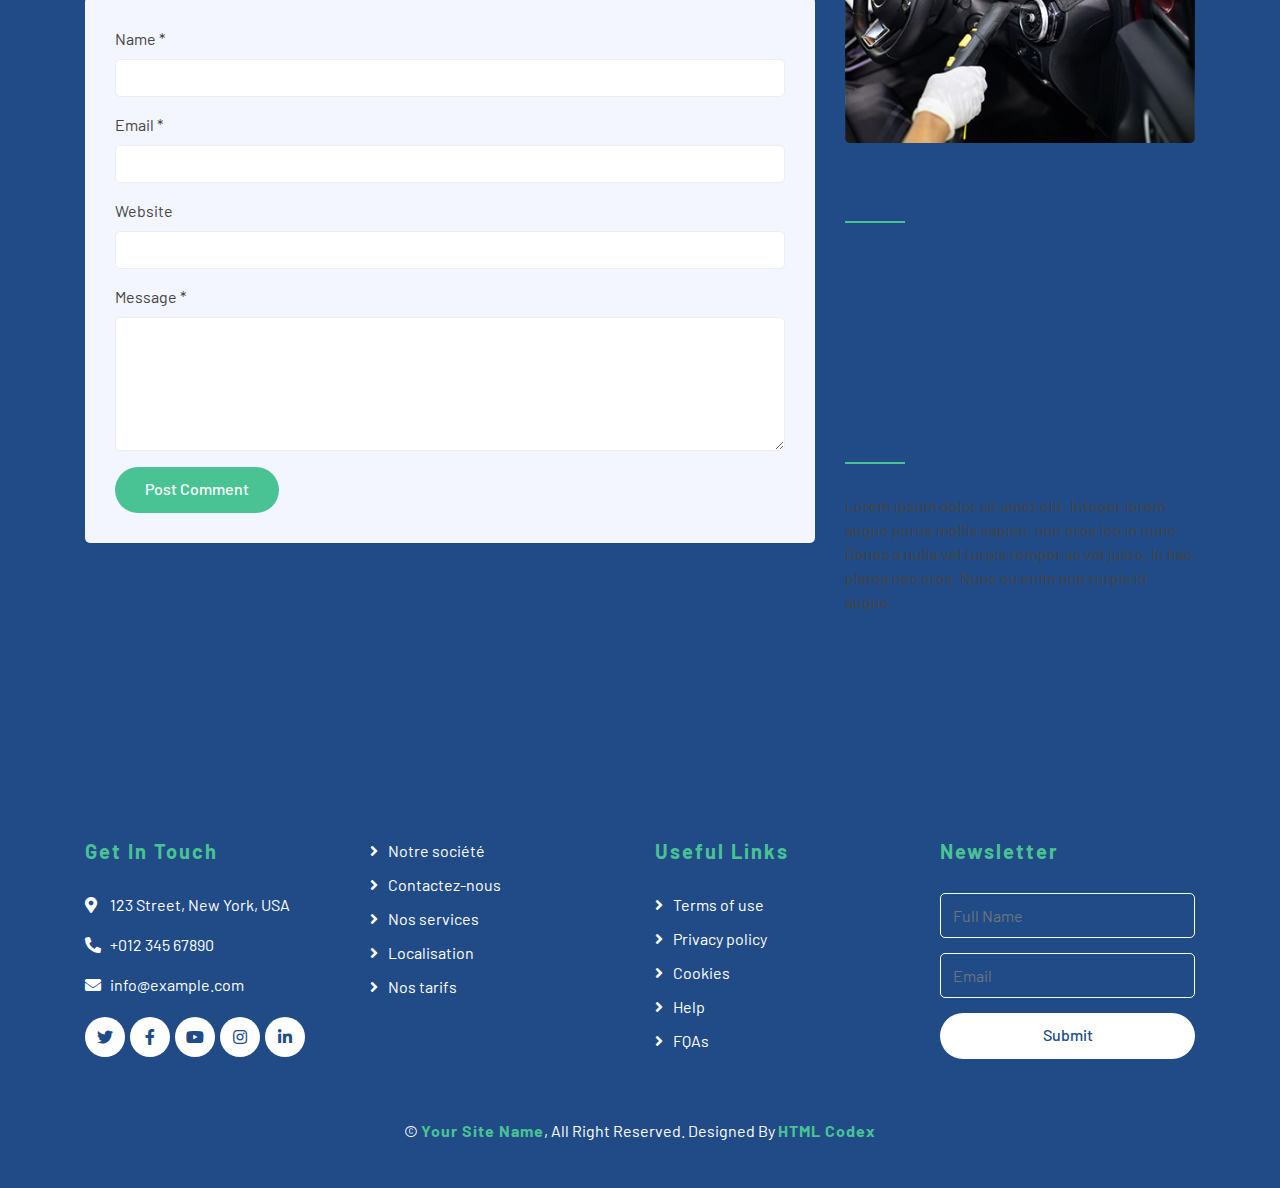
<file: single.html>
<!DOCTYPE html>
<html lang="en">
    <head>
        <meta charset="utf-8">
        <title>AutoWash - Car Wash Website Template</title>
        <meta content="width=device-width, initial-scale=1.0" name="viewport">
        <meta content="Free Website Template" name="keywords">
        <meta content="Free Website Template" name="description">

        <!-- Favicon -->
        <link href="img/favicon.ico" rel="icon">

        <!-- Google Font -->
        <link href="https://fonts.googleapis.com/css2?family=Barlow:wght@400;500;600;700;800;900&display=swap" rel="stylesheet"> 
        
        <!-- CSS Libraries -->
        <link href="https://stackpath.bootstrapcdn.com/bootstrap/4.4.1/css/bootstrap.min.css" rel="stylesheet">
        <link href="https://cdnjs.cloudflare.com/ajax/libs/font-awesome/5.10.0/css/all.min.css" rel="stylesheet">
        <link href="lib/flaticon/font/flaticon.css" rel="stylesheet">
        <link href="lib/animate/animate.min.css" rel="stylesheet">
        <link href="lib/owlcarousel/assets/owl.carousel.min.css" rel="stylesheet">

        <!-- Template Stylesheet -->
        <link href="css/style.css" rel="stylesheet">
    </head>

    <body>
        <!-- Top Bar Start -->
        <div class="top-bar">
            <div class="container">
                <div class="row align-items-center">
                    <div class="col-lg-4 col-md-12">
                        <div class="logo">
                            <a href="index.html">
                                <h1>Auto<span>Wash</span></h1>
                                <!-- <img src="img/logo.jpg" alt="Logo"> -->
                            </a>
                        </div>
                    </div>
                    <div class="col-lg-8 col-md-7 d-none d-lg-block">
                        <div class="row">
                            <div class="col-4">
                                <div class="top-bar-item">
                                    <div class="top-bar-icon">
                                        <img src="img/logo24.PNG" alt="logo24">
                                    </div>
                                    <div class="top-bar-text">
                                        <h3>Horaires</h3>
                                        <p>24h/24</p>
                                    </div>
                                </div>
                            </div>
                            <div class="col-4">
                                <div class="top-bar-item">
                                    <div class="top-bar-icon">
                                        <i class="fa fa-phone-alt"></i>
                                    </div>
                                    <div class="top-bar-text">
                                        <h3>Num d'urgence</h3>
                                        <p>06 77 86 52 22</p>
                                    </div>
                                </div>
                            </div>
                            <div class="col-4">
                                <div class="top-bar-item">
                                    <div class="top-bar-icon">
                                        <i class="far fa-envelope"></i>
                                    </div>
                                    <div class="top-bar-text">
                                        <h3>Contactez-nous</h3>
                                        <p>info@example.com</p>
                                    </div>
                                </div>
                            </div>
                        </div>
                    </div>
                </div>
            </div>
        </div>
        <!-- Top Bar End -->

        <!-- Nav Bar Start -->
        <div class="nav-bar">
            <div class="container">
                <nav class="navbar navbar-expand-lg bg-dark navbar-dark">
                    <a href="#" class="navbar-brand">MENU</a>
                    <button type="button" class="navbar-toggler" data-toggle="collapse" data-target="#navbarCollapse">
                        <span class="navbar-toggler-icon"></span>
                    </button>

                    <div class="collapse navbar-collapse justify-content-between" id="navbarCollapse">
                        <div class="navbar-nav mr-auto">
                            <a href="index.html" class="nav-item nav-link">Accueil</a>
                            <a href="about.html" class="nav-item nav-link">Société</a>
                            <a href="service.html" class="nav-item nav-link">Services</a>
                            <a href="price.html" class="nav-item nav-link">Tarifs</a>
                            <a href="location.html" class="nav-item nav-link">Rayon d'action</a>
                            <div class="nav-item dropdown">
                                <a href="#" class="nav-link dropdown-toggle active" data-toggle="dropdown">Pages</a>
                                <div class="dropdown-menu">
                                    <a href="single.html" class="dropdown-item">Detail Page</a>
                                    <a href="team.html" class="dropdown-item">Nos collaborateurs</a>
                                    <a href="booking.html" class="dropdown-item">Prendre rendez-vous</a>
                                </div>
                            </div>
                            <a href="contact.html" class="nav-item nav-link">Contact</a>
                        </div>
                        <div class="ml-auto">
                            <a class="btn btn-custom" href="#">Demander un devis</a>
                        </div>
                    </div>
                </nav>
            </div>
        </div>
        <!-- Nav Bar End -->
        
        
        <!-- Page Header Start -->
        <div class="page-header">
            <div class="container">
                <div class="row">
                    <div class="col-12">
                        <h2>Detail Page</h2>
                    </div>
                    <div class="col-12">
                        <a href="">Accueil</a>
                        <a href="">Detail</a>
                    </div>
                </div>
            </div>
        </div>
        <!-- Page Header End -->


        <!-- Single Post Start-->
        <div class="single">
            <div class="container">
                <div class="row">
                    <div class="col-lg-8">
                        <div class="single-content">
                            <img src="img/single.jpg" />
                            <h2>Lorem ipsum dolor sit amet</h2>
                            <p>
                                Lorem ipsum dolor sit amet, consectetur adipiscing elit. Integer molestie, lorem eu eleifend bibendum, augue purus mollis sapien, non rhoncus eros leo in nunc. Donec a nulla vel turpis consectetur tempor ac vel justo. In hac habitasse platea dictumst. Cras nec sollicitudin eros. Nunc eu enim non turpis sagittis rhoncus consectetur id augue. Mauris dignissim neque felis. Phasellus mollis mi a pharetra cursus. Maecenas vulputate augue placerat lacus mattis, nec ornare risus sollicitudin.
                            </p>
                            <p>
                                Mauris eu pulvinar tellus, eu luctus nisl. Pellentesque suscipit mi eu varius pulvinar. Aenean vulputate, massa eget elementum finibus, ipsum arcu commodo est, ut mattis eros orci ac risus. Suspendisse ornare, massa in feugiat facilisis, eros nisl auctor lacus, laoreet tempus elit dolor eu lorem. Nunc a arcu suscipit, suscipit quam quis, semper augue.
                            </p>
                            <p>
                                Quisque arcu nulla, convallis nec orci vel, suscipit elementum odio. Curabitur volutpat velit non diam tincidunt sodales. Nullam sapien libero, bibendum nec viverra in, iaculis ut eros.
                            </p>
                            <h3>Lorem ipsum dolor sit amet</h3>
                            <p>
                                Vestibulum sit amet ullamcorper sem. Integer hendrerit elit eget purus sodales maximus. Quisque ac nulla arcu. Morbi venenatis arcu ac arcu cursus pharetra. Morbi sit amet viverra augue, ac ultricies libero. Praesent elementum lectus mi, eu elementum urna venenatis sed. Donec auctor purus ut mattis feugiat. Integer mi erat, consectetur sed tincidunt vitae, sagittis elementum libero. Vivamus a mauris consequat, hendrerit lectus in, fermentum libero. Integer mattis bibendum neque et porttitor.
                            </p>
                            <p>
                                Mauris quis arcu finibus, posuere dolor eu, viverra felis. Orci varius natoque penatibus et magnis dis parturient montes, nascetur ridiculus mus. In porta, ex vitae accumsan facilisis, nisi tellus dictum metus, quis fringilla dui tellus in tellus. Praesent pharetra orci at vehicula posuere. Sed molestie fringilla lorem, vel imperdiet tortor blandit at. Quisque non ultrices lorem, eget rhoncus orci. Fusce porttitor placerat diam et mattis. Nam laoreet, ex eu posuere sollicitudin, sem tortor pellentesque ipsum, quis mattis purus lectus ut lacus. Integer eu risus ac est interdum scelerisque.
                            </p>
                            <h4>Lorem ipsum dolor sit amet</h4>
                            <p>
                                Praesent ultricies, mauris eget vestibulum viverra, neque lorem malesuada mauris, eget rhoncus lectus enim a lorem. Vivamus at vehicula risus, eget facilisis massa. Lorem ipsum dolor sit amet, consectetur adipiscing elit. Cras et posuere sapien. Fusce bibendum lorem sem, quis tincidunt felis mattis nec.
                            </p>
                            <p>
                                Proin vel nulla purus. Nunc nec eros in nisi efficitur rutrum quis sed eros. Mauris felis dolor, rhoncus eget gravida vitae, pretium vel arcu. Cras blandit tellus eget tellus dictum venenatis. Sed ultricies bibendum dictum. Etiam facilisis erat id turpis tincidunt malesuada. Duis bibendum sapien eu condimentum sagittis. Proin nunc lorem, ullamcorper vel tortor sodales, imperdiet lacinia dui. Sed congue, felis id rhoncus varius, urna lacus imperdiet nunc, ut porttitor mauris mi quis mi. Integer rutrum est finibus metus eleifend scelerisque. Morbi auctor dignissim purus in interdum. Vestibulum eu dictum enim. Suspendisse et sem vitae velit feugiat facilisis.
                            </p>
                            <p>
                                Nam sodales scelerisque nunc sed convallis. Vestibulum facilisis porta erat, sit amet pharetra tortor blandit id. Nunc velit tellus, consectetur sed convallis in, tincidunt finibus nulla. Integer vel ex in mauris tincidunt tincidunt nec sed elit. Etiam pretium lectus lectus, sed aliquet erat tristique euismod. Praesent faucibus nisl augue, ac tempus libero pellentesque malesuada. Vivamus iaculis imperdiet laoreet. Aliquam vel felis felis. Proin sed sapien erat. Etiam a quam et metus tempor rutrum. Curabitur in faucibus justo. Etiam imperdiet iaculis urna.
                            </p>
                        </div>
                        <div class="single-tags">
                            <a href="">National</a>
                            <a href="">International</a>
                            <a href="">Economics</a>
                            <a href="">Politics</a>
                            <a href="">Lifestyle</a>
                            <a href="">Technology</a>
                            <a href="">Trades</a>
                        </div>
                        <div class="single-related">
                            <h2>Related Post</h2>
                            <div class="owl-carousel related-slider">
                                <div class="post-item">
                                    <div class="post-img">
                                        <img src="img/post-1.jpg" />
                                    </div>
                                    <div class="post-text">
                                        <a href="">Lorem ipsum dolor sit amet consec adipis elit</a>
                                        <div class="post-meta">
                                            <p>By<a href="">Admin</a></p>
                                            <p>In<a href="">Web Design</a></p>
                                        </div>
                                    </div>
                                </div>
                                <div class="post-item">
                                    <div class="post-img">
                                        <img src="img/post-2.jpg" />
                                    </div>
                                    <div class="post-text">
                                        <a href="">Lorem ipsum dolor sit amet consec adipis elit</a>
                                        <div class="post-meta">
                                            <p>By<a href="">Admin</a></p>
                                            <p>In<a href="">Web Design</a></p>
                                        </div>
                                    </div>
                                </div>
                                <div class="post-item">
                                    <div class="post-img">
                                        <img src="img/post-3.jpg" />
                                    </div>
                                    <div class="post-text">
                                        <a href="">Lorem ipsum dolor sit amet consec adipis elit</a>
                                        <div class="post-meta">
                                            <p>By<a href="">Admin</a></p>
                                            <p>In<a href="">Web Design</a></p>
                                        </div>
                                    </div>
                                </div>
                                <div class="post-item">
                                    <div class="post-img">
                                        <img src="img/post-4.jpg" />
                                    </div>
                                    <div class="post-text">
                                        <a href="">Lorem ipsum dolor sit amet consec adipis elit</a>
                                        <div class="post-meta">
                                            <p>By<a href="">Admin</a></p>
                                            <p>In<a href="">Web Design</a></p>
                                        </div>
                                    </div>
                                </div>
                            </div>
                        </div>

                        <div class="single-comment">
                            <h2>3 Comments</h2>
                            <ul class="comment-list">
                                <li class="comment-item">
                                    <div class="comment-body">
                                        <div class="comment-img">
                                            <img src="img/user.jpg" />
                                        </div>
                                        <div class="comment-text">
                                            <h3><a href="">Josh Dunn</a></h3>
                                            <span>01 Jan 2045 at 12:00pm</span>
                                            <p>
                                                Lorem ipsum dolor sit amet elit. Integer lorem augue purus mollis sapien, non eros leo in nunc. Donec a nulla vel turpis tempor ac vel justo. In hac platea dictumst. 
                                            </p>
                                            <a class="btn" href="">Reply</a>
                                        </div>
                                    </div>
                                </li>
                                <li class="comment-item">
                                    <div class="comment-body">
                                        <div class="comment-img">
                                            <img src="img/user.jpg" />
                                        </div>
                                        <div class="comment-text">
                                            <h3><a href="">Josh Dunn</a></h3>
                                            <p><span>01 Jan 2045 at 12:00pm</span></p>
                                            <p>
                                                Lorem ipsum dolor sit amet elit. Integer lorem augue purus mollis sapien, non eros leo in nunc. Donec a nulla vel turpis tempor ac vel justo. In hac platea dictumst. 
                                            </p>
                                            <a class="btn" href="">Reply</a>
                                        </div>
                                    </div>
                                    <ul class="comment-child">
                                        <li class="comment-item">
                                            <div class="comment-body">
                                                <div class="comment-img">
                                                    <img src="img/user.jpg" />
                                                </div>
                                                <div class="comment-text">
                                                    <h3><a href="">Josh Dunn</a></h3>
                                                    <p><span>01 Jan 2045 at 12:00pm</span></p>
                                                    <p>
                                                        Lorem ipsum dolor sit amet elit. Integer lorem augue purus mollis sapien, non eros leo in nunc. Donec a nulla vel turpis tempor ac vel justo. In hac platea dictumst. 
                                                    </p>
                                                    <a class="btn" href="">Reply</a>
                                                </div>
                                            </div>
                                        </li>
                                    </ul>
                                </li>
                            </ul>
                        </div>
                        <div class="comment-form">
                            <h2>Leave a comment</h2>
                            <form>
                                <div class="form-group">
                                    <label for="name">Name *</label>
                                    <input type="text" class="form-control" id="name">
                                </div>
                                <div class="form-group">
                                    <label for="email">Email *</label>
                                    <input type="email" class="form-control" id="email">
                                </div>
                                <div class="form-group">
                                    <label for="website">Website</label>
                                    <input type="url" class="form-control" id="website">
                                </div>

                                <div class="form-group">
                                    <label for="message">Message *</label>
                                    <textarea id="message" cols="30" rows="5" class="form-control"></textarea>
                                </div>
                                <div class="form-group">
                                    <input type="submit" value="Post Comment" class="btn btn-custom">
                                </div>
                            </form>
                        </div>
                    </div>

                    <div class="col-lg-4">
                        <div class="sidebar">
                            <div class="sidebar-widget">
                                <div class="single-bio">
                                    <div class="single-bio-img">
                                        <img src="img/user.jpg" />
                                    </div>
                                    <div class="single-bio-text">
                                        <h3>Author Name</h3>
                                        <p>
                                            Lorem ipsum dolor sit amet elit. Integer lorem augue purus mollis sapien, non eros leo in nunc. Donec a nulla vel turpis tempor ac vel justo. In hac platea dictumst.
                                        </p>
                                    </div>
                                    <div class="single-bio-social">
                                        <a class="btn" href="https://twitter.com"><i class="fab fa-twitter"></i></a>
                                        <a class="btn" href="https://fr-fr.facebook.com"><i class="fab fa-facebook-f"></i></a>
                                        <a class="btn" href="https://www.instagram.com"><i class="fab fa-instagram"></i></a>
                                        <a class="btn" href="https://fr.linkedin.com"><i class="fab fa-linkedin-in"></i></a>
                                    </div>
                                </div>
                            </div>
                            
                            <div class="sidebar-widget">
                                <div class="search-widget">
                                    <form>
                                        <input class="form-control" type="text" placeholder="Search Keyword">
                                        <button class="btn"><i class="fa fa-search"></i></button>
                                    </form>
                                </div>
                            </div>

                            <div class="sidebar-widget">
                                <h2 class="widget-title">Recent Post</h2>
                                <div class="recent-post">
                                    <div class="post-item">
                                        <div class="post-img">
                                            <img src="img/post-1.jpg" />
                                        </div>
                                        <div class="post-text">
                                            <a href="">Lorem ipsum dolor sit amet consec adipis elit</a>
                                            <div class="post-meta">
                                                <p>By<a href="">Admin</a></p>
                                                <p>In<a href="">Web Design</a></p>
                                            </div>
                                        </div>
                                    </div>
                                    <div class="post-item">
                                        <div class="post-img">
                                            <img src="img/post-2.jpg" />
                                        </div>
                                        <div class="post-text">
                                            <a href="">Lorem ipsum dolor sit amet consec adipis elit</a>
                                            <div class="post-meta">
                                                <p>By<a href="">Admin</a></p>
                                                <p>In<a href="">Web Design</a></p>
                                            </div>
                                        </div>
                                    </div>
                                    <div class="post-item">
                                        <div class="post-img">
                                            <img src="img/post-3.jpg" />
                                        </div>
                                        <div class="post-text">
                                            <a href="">Lorem ipsum dolor sit amet consec adipis elit</a>
                                            <div class="post-meta">
                                                <p>By<a href="">Admin</a></p>
                                                <p>In<a href="">Web Design</a></p>
                                            </div>
                                        </div>
                                    </div>
                                    <div class="post-item">
                                        <div class="post-img">
                                            <img src="img/post-4.jpg" />
                                        </div>
                                        <div class="post-text">
                                            <a href="">Lorem ipsum dolor sit amet consec adipis elit</a>
                                            <div class="post-meta">
                                                <p>By<a href="">Admin</a></p>
                                                <p>In<a href="">Web Design</a></p>
                                            </div>
                                        </div>
                                    </div>
                                    <div class="post-item">
                                        <div class="post-img">
                                            <img src="img/post-5.jpg" />
                                        </div>
                                        <div class="post-text">
                                            <a href="">Lorem ipsum dolor sit amet consec adipis elit</a>
                                            <div class="post-meta">
                                                <p>By<a href="">Admin</a></p>
                                                <p>In<a href="">Web Design</a></p>
                                            </div>
                                        </div>
                                    </div>
                                </div>
                            </div>

                            <div class="sidebar-widget">
                                <div class="image-widget">
                                    <a href="#"><img src="img/blog-1.jpg" alt="Image"></a>
                                </div>
                            </div>

                            <div class="sidebar-widget">
                                <div class="tab-post">
                                    <ul class="nav nav-pills nav-justified">
                                        <li class="nav-item">
                                            <a class="nav-link active" data-toggle="pill" href="#featured">Featured</a>
                                        </li>
                                        <li class="nav-item">
                                            <a class="nav-link" data-toggle="pill" href="#popular">Popular</a>
                                        </li>
                                        <li class="nav-item">
                                            <a class="nav-link" data-toggle="pill" href="#latest">Latest</a>
                                        </li>
                                    </ul>

                                    <div class="tab-content">
                                        <div id="featured" class="container tab-pane active">
                                            <div class="post-item">
                                                <div class="post-img">
                                                    <img src="img/post-1.jpg" />
                                                </div>
                                                <div class="post-text">
                                                    <a href="">Lorem ipsum dolor sit amet consec adipis elit</a>
                                                    <div class="post-meta">
                                                        <p>By<a href="">Admin</a></p>
                                                        <p>In<a href="">Web Design</a></p>
                                                    </div>
                                                </div>
                                            </div>
                                            <div class="post-item">
                                                <div class="post-img">
                                                    <img src="img/post-2.jpg" />
                                                </div>
                                                <div class="post-text">
                                                    <a href="">Lorem ipsum dolor sit amet consec adipis elit</a>
                                                    <div class="post-meta">
                                                        <p>By<a href="">Admin</a></p>
                                                        <p>In<a href="">Web Design</a></p>
                                                    </div>
                                                </div>
                                            </div>
                                            <div class="post-item">
                                                <div class="post-img">
                                                    <img src="img/post-3.jpg" />
                                                </div>
                                                <div class="post-text">
                                                    <a href="">Lorem ipsum dolor sit amet consec adipis elit</a>
                                                    <div class="post-meta">
                                                        <p>By<a href="">Admin</a></p>
                                                        <p>In<a href="">Web Design</a></p>
                                                    </div>
                                                </div>
                                            </div>
                                            <div class="post-item">
                                                <div class="post-img">
                                                    <img src="img/post-4.jpg" />
                                                </div>
                                                <div class="post-text">
                                                    <a href="">Lorem ipsum dolor sit amet consec adipis elit</a>
                                                    <div class="post-meta">
                                                        <p>By<a href="">Admin</a></p>
                                                        <p>In<a href="">Web Design</a></p>
                                                    </div>
                                                </div>
                                            </div>
                                            <div class="post-item">
                                                <div class="post-img">
                                                    <img src="img/post-5.jpg" />
                                                </div>
                                                <div class="post-text">
                                                    <a href="">Lorem ipsum dolor sit amet consec adipis elit</a>
                                                    <div class="post-meta">
                                                        <p>By<a href="">Admin</a></p>
                                                        <p>In<a href="">Web Design</a></p>
                                                    </div>
                                                </div>
                                            </div>
                                        </div>
                                        <div id="popular" class="container tab-pane fade">
                                            <div class="post-item">
                                                <div class="post-img">
                                                    <img src="img/post-1.jpg" />
                                                </div>
                                                <div class="post-text">
                                                    <a href="">Lorem ipsum dolor sit amet consec adipis elit</a>
                                                    <div class="post-meta">
                                                        <p>By<a href="">Admin</a></p>
                                                        <p>In<a href="">Web Design</a></p>
                                                    </div>
                                                </div>
                                            </div>
                                            <div class="post-item">
                                                <div class="post-img">
                                                    <img src="img/post-2.jpg" />
                                                </div>
                                                <div class="post-text">
                                                    <a href="">Lorem ipsum dolor sit amet consec adipis elit</a>
                                                    <div class="post-meta">
                                                        <p>By<a href="">Admin</a></p>
                                                        <p>In<a href="">Web Design</a></p>
                                                    </div>
                                                </div>
                                            </div>
                                            <div class="post-item">
                                                <div class="post-img">
                                                    <img src="img/post-3.jpg" />
                                                </div>
                                                <div class="post-text">
                                                    <a href="">Lorem ipsum dolor sit amet consec adipis elit</a>
                                                    <div class="post-meta">
                                                        <p>By<a href="">Admin</a></p>
                                                        <p>In<a href="">Web Design</a></p>
                                                    </div>
                                                </div>
                                            </div>
                                            <div class="post-item">
                                                <div class="post-img">
                                                    <img src="img/post-4.jpg" />
                                                </div>
                                                <div class="post-text">
                                                    <a href="">Lorem ipsum dolor sit amet consec adipis elit</a>
                                                    <div class="post-meta">
                                                        <p>By<a href="">Admin</a></p>
                                                        <p>In<a href="">Web Design</a></p>
                                                    </div>
                                                </div>
                                            </div>
                                            <div class="post-item">
                                                <div class="post-img">
                                                    <img src="img/post-5.jpg" />
                                                </div>
                                                <div class="post-text">
                                                    <a href="">Lorem ipsum dolor sit amet consec adipis elit</a>
                                                    <div class="post-meta">
                                                        <p>By<a href="">Admin</a></p>
                                                        <p>In<a href="">Web Design</a></p>
                                                    </div>
                                                </div>
                                            </div>
                                        </div>
                                        <div id="latest" class="container tab-pane fade">
                                            <div class="post-item">
                                                <div class="post-img">
                                                    <img src="img/post-1.jpg" />
                                                </div>
                                                <div class="post-text">
                                                    <a href="">Lorem ipsum dolor sit amet consec adipis elit</a>
                                                    <div class="post-meta">
                                                        <p>By<a href="">Admin</a></p>
                                                        <p>In<a href="">Web Design</a></p>
                                                    </div>
                                                </div>
                                            </div>
                                            <div class="post-item">
                                                <div class="post-img">
                                                    <img src="img/post-2.jpg" />
                                                </div>
                                                <div class="post-text">
                                                    <a href="">Lorem ipsum dolor sit amet consec adipis elit</a>
                                                    <div class="post-meta">
                                                        <p>By<a href="">Admin</a></p>
                                                        <p>In<a href="">Web Design</a></p>
                                                    </div>
                                                </div>
                                            </div>
                                            <div class="post-item">
                                                <div class="post-img">
                                                    <img src="img/post-3.jpg" />
                                                </div>
                                                <div class="post-text">
                                                    <a href="">Lorem ipsum dolor sit amet consec adipis elit</a>
                                                    <div class="post-meta">
                                                        <p>By<a href="">Admin</a></p>
                                                        <p>In<a href="">Web Design</a></p>
                                                    </div>
                                                </div>
                                            </div>
                                            <div class="post-item">
                                                <div class="post-img">
                                                    <img src="img/post-4.jpg" />
                                                </div>
                                                <div class="post-text">
                                                    <a href="">Lorem ipsum dolor sit amet consec adipis elit</a>
                                                    <div class="post-meta">
                                                        <p>By<a href="">Admin</a></p>
                                                        <p>In<a href="">Web Design</a></p>
                                                    </div>
                                                </div>
                                            </div>
                                            <div class="post-item">
                                                <div class="post-img">
                                                    <img src="img/post-5.jpg" />
                                                </div>
                                                <div class="post-text">
                                                    <a href="">Lorem ipsum dolor sit amet consec adipis elit</a>
                                                    <div class="post-meta">
                                                        <p>By<a href="">Admin</a></p>
                                                        <p>In<a href="">Web Design</a></p>
                                                    </div>
                                                </div>
                                            </div>
                                        </div>
                                    </div>
                                </div>
                            </div>

                            <div class="sidebar-widget">
                                <div class="image-widget">
                                    <a href="#"><img src="img/blog-2.jpg" alt="Image"></a>
                                </div>
                            </div>

                            <div class="sidebar-widget">
                                <h2 class="widget-title">Categories</h2>
                                <div class="category-widget">
                                    <ul>
                                        <li><a href="">National</a><span>(98)</span></li>
                                        <li><a href="">International</a><span>(87)</span></li>
                                        <li><a href="">Economics</a><span>(76)</span></li>
                                        <li><a href="">Politics</a><span>(65)</span></li>
                                        <li><a href="">Lifestyle</a><span>(54)</span></li>
                                        <li><a href="">Technology</a><span>(43)</span></li>
                                        <li><a href="">Trades</a><span>(32)</span></li>
                                    </ul>
                                </div>
                            </div>

                            <div class="sidebar-widget">
                                <div class="image-widget">
                                    <a href="#"><img src="img/blog-3.jpg" alt="Image"></a>
                                </div>
                            </div>

                            <div class="sidebar-widget">
                                <h2 class="widget-title">Tags Cloud</h2>
                                <div class="tag-widget">
                                    <a href="">National</a>
                                    <a href="">International</a>
                                    <a href="">Economics</a>
                                    <a href="">Politics</a>
                                    <a href="">Lifestyle</a>
                                    <a href="">Technology</a>
                                    <a href="">Trades</a>
                                </div>
                            </div>

                            <div class="sidebar-widget">
                                <h2 class="widget-title">Text Widget</h2>
                                <div class="text-widget">
                                    <p>
                                        Lorem ipsum dolor sit amet elit. Integer lorem augue purus mollis sapien, non eros leo in nunc. Donec a nulla vel turpis tempor ac vel justo. In hac platea nec eros. Nunc eu enim non turpis id augue.
                                    </p>
                                </div>
                            </div>
                        </div>
                    </div>
                </div>
            </div>
        </div>
        <!-- Single Post End-->   


        <!-- Footer Start -->
        <div class="footer">
            <div class="container">
                <div class="row">
                    <div class="col-lg-3 col-md-6">
                        <div class="footer-contact">
                            <h2>Get In Touch</h2>
                            <p><i class="fa fa-map-marker-alt"></i>123 Street, New York, USA</p>
                            <p><i class="fa fa-phone-alt"></i>+012 345 67890</p>
                            <p><i class="fa fa-envelope"></i>info@example.com</p>
                            <div class="footer-social">
                                <a class="btn" href="https://twitter.com"><i class="fab fa-twitter"></i></a>
                                <a class="btn" href="https://fr-fr.facebook.com"><i class="fab fa-facebook-f"></i></a>
                                <a class="btn" href="https://www.youtube.com"><i class="fab fa-youtube"></i></a>
                                <a class="btn" href="https://www.instagram.com"><i class="fab fa-instagram"></i></a>
                                <a class="btn" href=""><i class="fab fa-linkedin-in"></i></a>
                            </div>
                        </div>
                    </div>
                    <div class="col-lg-3 col-md-6">
                        <div class="footer-link">
                            <a href="about.html">Notre société</a>
                            <a href="contact.html">Contactez-nous</a>
                            <a href="service.html">Nos services</a>
                            <a href="location.html">Localisation</a>
                            <a href="price.html">Nos tarifs</a>
                        </div>
                    </div>
                    <div class="col-lg-3 col-md-6">
                        <div class="footer-link">
                            <h2>Useful Links</h2>
                            <a href="">Terms of use</a>
                            <a href="">Privacy policy</a>
                            <a href="">Cookies</a>
                            <a href="">Help</a>
                            <a href="">FQAs</a>
                        </div>
                    </div>
                    <div class="col-lg-3 col-md-6">
                        <div class="footer-newsletter">
                            <h2>Newsletter</h2>
                            <form>
                                <input class="form-control" placeholder="Full Name">
                                <input class="form-control" placeholder="Email">
                                <button class="btn btn-custom">Submit</button>
                            </form>
                        </div>
                    </div>
                </div>
            </div>
            <div class="container copyright">
                <p>&copy; <a href="#">Your Site Name</a>, All Right Reserved. Designed By <a href="https://htmlcodex.com">HTML Codex</a></p>
            </div>
        </div>
        <!-- Footer End -->
        
        <!-- Back to top button -->
        <a href="#" class="back-to-top"><i class="fa fa-chevron-up"></i></a>
        
        <!-- Pre Loader -->
        <div id="loader" class="show">
            <div class="loader"></div>
        </div>

        <!-- JavaScript Libraries -->
        <script src="https://code.jquery.com/jquery-3.4.1.min.js"></script>
        <script src="https://stackpath.bootstrapcdn.com/bootstrap/4.4.1/js/bootstrap.bundle.min.js"></script>
        <script src="lib/easing/easing.min.js"></script>
        <script src="lib/owlcarousel/owl.carousel.min.js"></script>
        <script src="lib/waypoints/waypoints.min.js"></script>
        <script src="lib/counterup/counterup.min.js"></script>
        
        <!-- Contact Javascript File -->
        <script src="mail/jqBootstrapValidation.min.js"></script>
        <script src="mail/contact.js"></script>

        <!-- Template Javascript -->
        <script src="js/main.js"></script>
    </body>
</html>
</file>
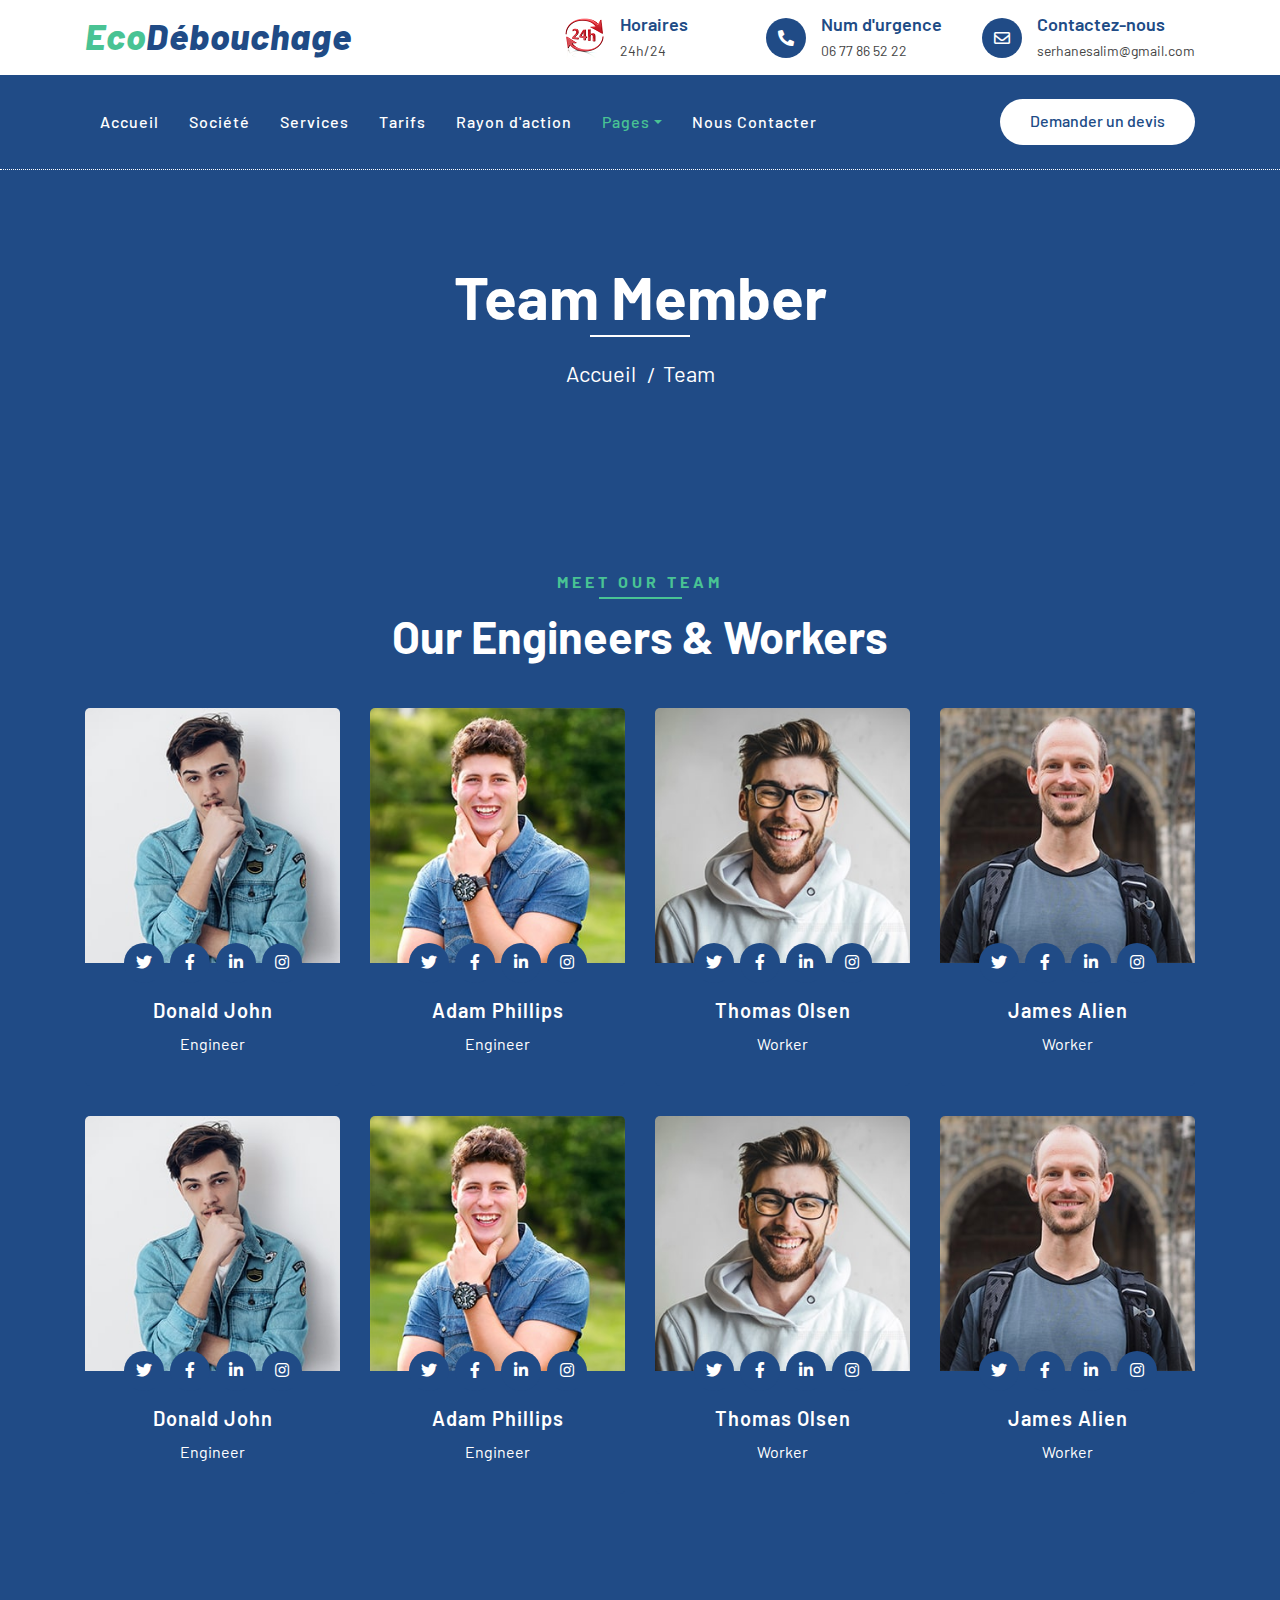
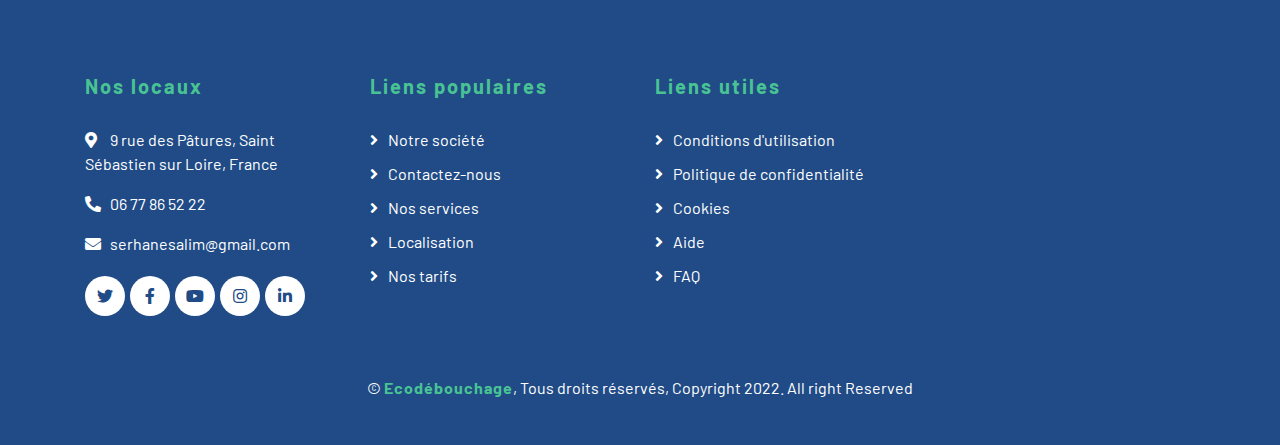
<file: team.html>
<!DOCTYPE html>
<html lang="en">
    <head>
        <meta charset="utf-8">
        <title>Eco débouchage</title>
        <meta content="width=device-width, initial-scale=1.0" name="viewport">
        <meta content="Free Website Template" name="keywords">
        <meta content="Free Website Template" name="description">

        <!-- Favicon -->
        <link href="img/favicon.ico" rel="icon">

        <!-- Google Font -->
        <link href="https://fonts.googleapis.com/css2?family=Barlow:wght@400;500;600;700;800;900&display=swap" rel="stylesheet"> 
        
        <!-- CSS Libraries -->
        <link href="https://stackpath.bootstrapcdn.com/bootstrap/4.4.1/css/bootstrap.min.css" rel="stylesheet">
        <link href="https://cdnjs.cloudflare.com/ajax/libs/font-awesome/5.10.0/css/all.min.css" rel="stylesheet">
        <link href="lib/flaticon/font/flaticon.css" rel="stylesheet">
        <link href="lib/animate/animate.min.css" rel="stylesheet">
        <link href="lib/owlcarousel/assets/owl.carousel.min.css" rel="stylesheet">

        <!-- Template Stylesheet -->
        <link href="css/style.css" rel="stylesheet">
    </head>

    <body>
        <!-- Top Bar Start -->
        <div class="top-bar">
            <div class="container">
                <div class="row align-items-center">
                    <div class="col-lg-4 col-md-12">
                        <div class="logo">
                            <a href="index.html">
                                <h1>Eco<span>Débouchage</span></h1>
                                <!-- <img src="img/logo.jpg" alt="Logo"> -->
                            </a>
                        </div>
                    </div>
                    <div class="col-lg-8 col-md-7 d-none d-lg-block">
                        <div class="row">
                            <div class="col-4">
                                <div class="top-bar-item">
                                    <div class="top-bar-icon">
                                        <img src="img/logo24.PNG" alt="logo24">
                                    </div>
                                    <div class="top-bar-text">
                                        <h3>Horaires</h3>
                                        <p>24h/24</p>
                                    </div>
                                </div>
                            </div>
                            <div class="col-4">
                                <div class="top-bar-item">
                                    <div class="top-bar-icon">
                                        <i class="fa fa-phone-alt"></i>
                                    </div>
                                    <div class="top-bar-text">
                                        <h3>Num d'urgence</h3>
                                        <p>06 77 86 52 22</p>
                                    </div>
                                </div>
                            </div>
                            <div class="col-4">
                                <div class="top-bar-item">
                                    <div class="top-bar-icon">
                                        <i class="far fa-envelope"></i>
                                    </div>
                                    <div class="top-bar-text">
                                        <h3>Contactez-nous</h3>
                                        <p>serhanesalim@gmail.com</p>
                                    </div>
                                </div>
                            </div>
                        </div>
                    </div>
                </div>
            </div>
        </div>
        <!-- Top Bar End -->

        <!-- Nav Bar Start -->
        <div class="nav-bar">
            <div class="container">
                <nav class="navbar navbar-expand-lg bg-dark navbar-dark">
                    <a href="#" class="navbar-brand">MENU</a>
                    <button type="button" class="navbar-toggler" data-toggle="collapse" data-target="#navbarCollapse">
                        <span class="navbar-toggler-icon"></span>
                    </button>

                    <div class="collapse navbar-collapse justify-content-between" id="navbarCollapse">
                        <div class="navbar-nav mr-auto">
                            <a href="index.html" class="nav-item nav-link">Accueil</a>
                            <a href="about.html" class="nav-item nav-link">Société</a>
                            <a href="service.html" class="nav-item nav-link">Services</a>
                            <a href="price.html" class="nav-item nav-link">Tarifs</a>
                            <a href="location.html" class="nav-item nav-link">Rayon d'action</a>
                            <div class="nav-item dropdown">
                                <a href="#" class="nav-link dropdown-toggle active" data-toggle="dropdown">Pages</a>
                                <div class="dropdown-menu">
                                    <a href="single.html" class="dropdown-item">Detail Page</a>
                                    <a href="team.html" class="dropdown-item">Nos collaborateurs</a>
                                    <a href="booking.html" class="dropdown-item">Prendre rendez-vous</a>
                                </div>
                            </div>
                            <a href="contact.html" class="nav-item nav-link">Nous Contacter</a>
                        </div>
                        <div class="ml-auto">
                            <a class="btn btn-custom" href="#">Demander un devis</a>
                        </div>
                    </div>
                </nav>
            </div>
        </div>
        <!-- Nav Bar End -->
        
        
        <!-- Page Header Start -->
        <div class="page-header">
            <div class="container">
                <div class="row">
                    <div class="col-12">
                        <h2>Team Member</h2>
                    </div>
                    <div class="col-12">
                        <a href="index.html">Accueil</a>
                        <a href="">Team</a>
                    </div>
                </div>
            </div>
        </div>
        <!-- Page Header End -->
        
        
        <!-- Team Start -->
        <div class="team">
            <div class="container">
                <div class="section-header text-center">
                    <p>Meet Our Team</p>
                    <h2>Our Engineers & Workers</h2>
                </div>
                <div class="row">
                    <div class="col-lg-3 col-md-6">
                        <div class="team-item">
                            <div class="team-img">
                                <img src="img/team-1.jpg" alt="Team Image">
                            </div>
                            <div class="team-text">
                                <h2>Donald John</h2>
                                <p>Engineer</p>
                                <div class="team-social">
                                    <a href=""><i class="fab fa-twitter"></i></a>
                                    <a href=""><i class="fab fa-facebook-f"></i></a>
                                    <a href=""><i class="fab fa-linkedin-in"></i></a>
                                    <a href=""><i class="fab fa-instagram"></i></a>
                                </div>
                            </div>
                        </div>
                    </div>
                    <div class="col-lg-3 col-md-6">
                        <div class="team-item">
                            <div class="team-img">
                                <img src="img/team-2.jpg" alt="Team Image">
                            </div>
                            <div class="team-text">
                                <h2>Adam Phillips</h2>
                                <p>Engineer</p>
                                <div class="team-social">
                                    <a href=""><i class="fab fa-twitter"></i></a>
                                    <a href=""><i class="fab fa-facebook-f"></i></a>
                                    <a href=""><i class="fab fa-linkedin-in"></i></a>
                                    <a href=""><i class="fab fa-instagram"></i></a>
                                </div>
                            </div>
                        </div>
                    </div>
                    <div class="col-lg-3 col-md-6">
                        <div class="team-item">
                            <div class="team-img">
                                <img src="img/team-3.jpg" alt="Team Image">
                            </div>
                            <div class="team-text">
                                <h2>Thomas Olsen</h2>
                                <p>Worker</p>
                                <div class="team-social">
                                    <a href=""><i class="fab fa-twitter"></i></a>
                                    <a href=""><i class="fab fa-facebook-f"></i></a>
                                    <a href=""><i class="fab fa-linkedin-in"></i></a>
                                    <a href=""><i class="fab fa-instagram"></i></a>
                                </div>
                            </div>
                        </div>
                    </div>
                    <div class="col-lg-3 col-md-6">
                        <div class="team-item">
                            <div class="team-img">
                                <img src="img/team-4.jpg" alt="Team Image">
                            </div>
                            <div class="team-text">
                                <h2>James Alien</h2>
                                <p>Worker</p>
                                <div class="team-social">
                                    <a href=""><i class="fab fa-twitter"></i></a>
                                    <a href=""><i class="fab fa-facebook-f"></i></a>
                                    <a href=""><i class="fab fa-linkedin-in"></i></a>
                                    <a href=""><i class="fab fa-instagram"></i></a>
                                </div>
                            </div>
                        </div>
                    </div>
                    <div class="col-lg-3 col-md-6">
                        <div class="team-item">
                            <div class="team-img">
                                <img src="img/team-1.jpg" alt="Team Image">
                            </div>
                            <div class="team-text">
                                <h2>Donald John</h2>
                                <p>Engineer</p>
                                <div class="team-social">
                                    <a href=""><i class="fab fa-twitter"></i></a>
                                    <a href=""><i class="fab fa-facebook-f"></i></a>
                                    <a href=""><i class="fab fa-linkedin-in"></i></a>
                                    <a href=""><i class="fab fa-instagram"></i></a>
                                </div>
                            </div>
                        </div>
                    </div>
                    <div class="col-lg-3 col-md-6">
                        <div class="team-item">
                            <div class="team-img">
                                <img src="img/team-2.jpg" alt="Team Image">
                            </div>
                            <div class="team-text">
                                <h2>Adam Phillips</h2>
                                <p>Engineer</p>
                                <div class="team-social">
                                    <a href=""><i class="fab fa-twitter"></i></a>
                                    <a href=""><i class="fab fa-facebook-f"></i></a>
                                    <a href=""><i class="fab fa-linkedin-in"></i></a>
                                    <a href=""><i class="fab fa-instagram"></i></a>
                                </div>
                            </div>
                        </div>
                    </div>
                    <div class="col-lg-3 col-md-6">
                        <div class="team-item">
                            <div class="team-img">
                                <img src="img/team-3.jpg" alt="Team Image">
                            </div>
                            <div class="team-text">
                                <h2>Thomas Olsen</h2>
                                <p>Worker</p>
                                <div class="team-social">
                                    <a href=""><i class="fab fa-twitter"></i></a>
                                    <a href=""><i class="fab fa-facebook-f"></i></a>
                                    <a href=""><i class="fab fa-linkedin-in"></i></a>
                                    <a href=""><i class="fab fa-instagram"></i></a>
                                </div>
                            </div>
                        </div>
                    </div>
                    <div class="col-lg-3 col-md-6">
                        <div class="team-item">
                            <div class="team-img">
                                <img src="img/team-4.jpg" alt="Team Image">
                            </div>
                            <div class="team-text">
                                <h2>James Alien</h2>
                                <p>Worker</p>
                                <div class="team-social">
                                    <a href="https://twitter.com"><i class="fab fa-twitter"></i></a>
                                    <a href="https://fr-fr.facebook.com"><i class="fab fa-facebook-f"></i></a>
                                    <a href=""><i class="fab fa-linkedin-in"></i></a>
                                    <a href=""><i class="fab fa-instagram"></i></a>
                                </div>
                            </div>
                        </div>
                    </div>
                </div>
            </div>
        </div>
        <!-- Team End -->


        <!-- Footer Start -->
        <div class="footer">
            <div class="container">
                <div class="row">
                    <div class="col-lg-3 col-md-6">
                        <div class="footer-contact">
                            <h2>Nos locaux</h2>
                            <p><i class="fa fa-map-marker-alt"></i>9 rue des Pâtures, Saint Sébastien sur Loire, France</p>
                            <p><i class="fa fa-phone-alt"></i>06 77 86 52 22</p>
                            <p><i class="fa fa-envelope"></i>serhanesalim@gmail.com</p>
                            <div class="footer-social">
                                <a class="btn" href=""><i class="fab fa-twitter"></i></a>
                                <a class="btn" href=""><i class="fab fa-facebook-f"></i></a>
                                <a class="btn" href=""><i class="fab fa-youtube"></i></a>
                                <a class="btn" href=""><i class="fab fa-instagram"></i></a>
                                <a class="btn" href=""><i class="fab fa-linkedin-in"></i></a>
                            </div>
                        </div>
                    </div>
                    <div class="col-lg-3 col-md-6">
                        <div class="footer-link">
                            <h2>Liens populaires</h2>
                            <a href="about.html">Notre société</a>
                            <a href="contact.html">Contactez-nous</a>
                            <a href="service.html">Nos services</a>
                            <a href="location.html">Localisation</a>
                            <a href="price.html">Nos tarifs</a>
                        </div>
                    </div>
                    <div class="col-lg-3 col-md-6">
                        <div class="footer-link">
                            <h2>Liens utiles</h2>
                            <a href="">Conditions d'utilisation</a>
                            <a href="">Politique de confidentialité</a>
                            <a href="">Cookies</a>
                            <a href="">Aide</a>
                            <a href="">FAQ</a>
                        </div>
                    </div>
                </div>
            </div>
            <div class="container copyright">
                <p>&copy; <a href="#">Ecodébouchage</a>, Tous droits réservés, Copyright 2022. All right Reserved</p>
            </div>
        </div>
        <!-- Footer End -->
        
        <!-- Back to top button -->
        <a href="#" class="back-to-top"><i class="fa fa-chevron-up"></i></a>
        
        <!-- Pre Loader -->
        <div id="loader" class="show">
            <div class="loader"></div>
        </div>

        <!-- JavaScript Libraries -->
        <script src="https://code.jquery.com/jquery-3.4.1.min.js"></script>
        <script src="https://stackpath.bootstrapcdn.com/bootstrap/4.4.1/js/bootstrap.bundle.min.js"></script>
        <script src="lib/easing/easing.min.js"></script>
        <script src="lib/owlcarousel/owl.carousel.min.js"></script>
        <script src="lib/waypoints/waypoints.min.js"></script>
        <script src="lib/counterup/counterup.min.js"></script>
        
        <!-- Contact Javascript File -->
        <script src="mail/jqBootstrapValidation.min.js"></script>
        <script src="mail/contact.js"></script>

        <!-- Template Javascript -->
        <script src="js/main.js"></script>
    </body>
</html>
</file>
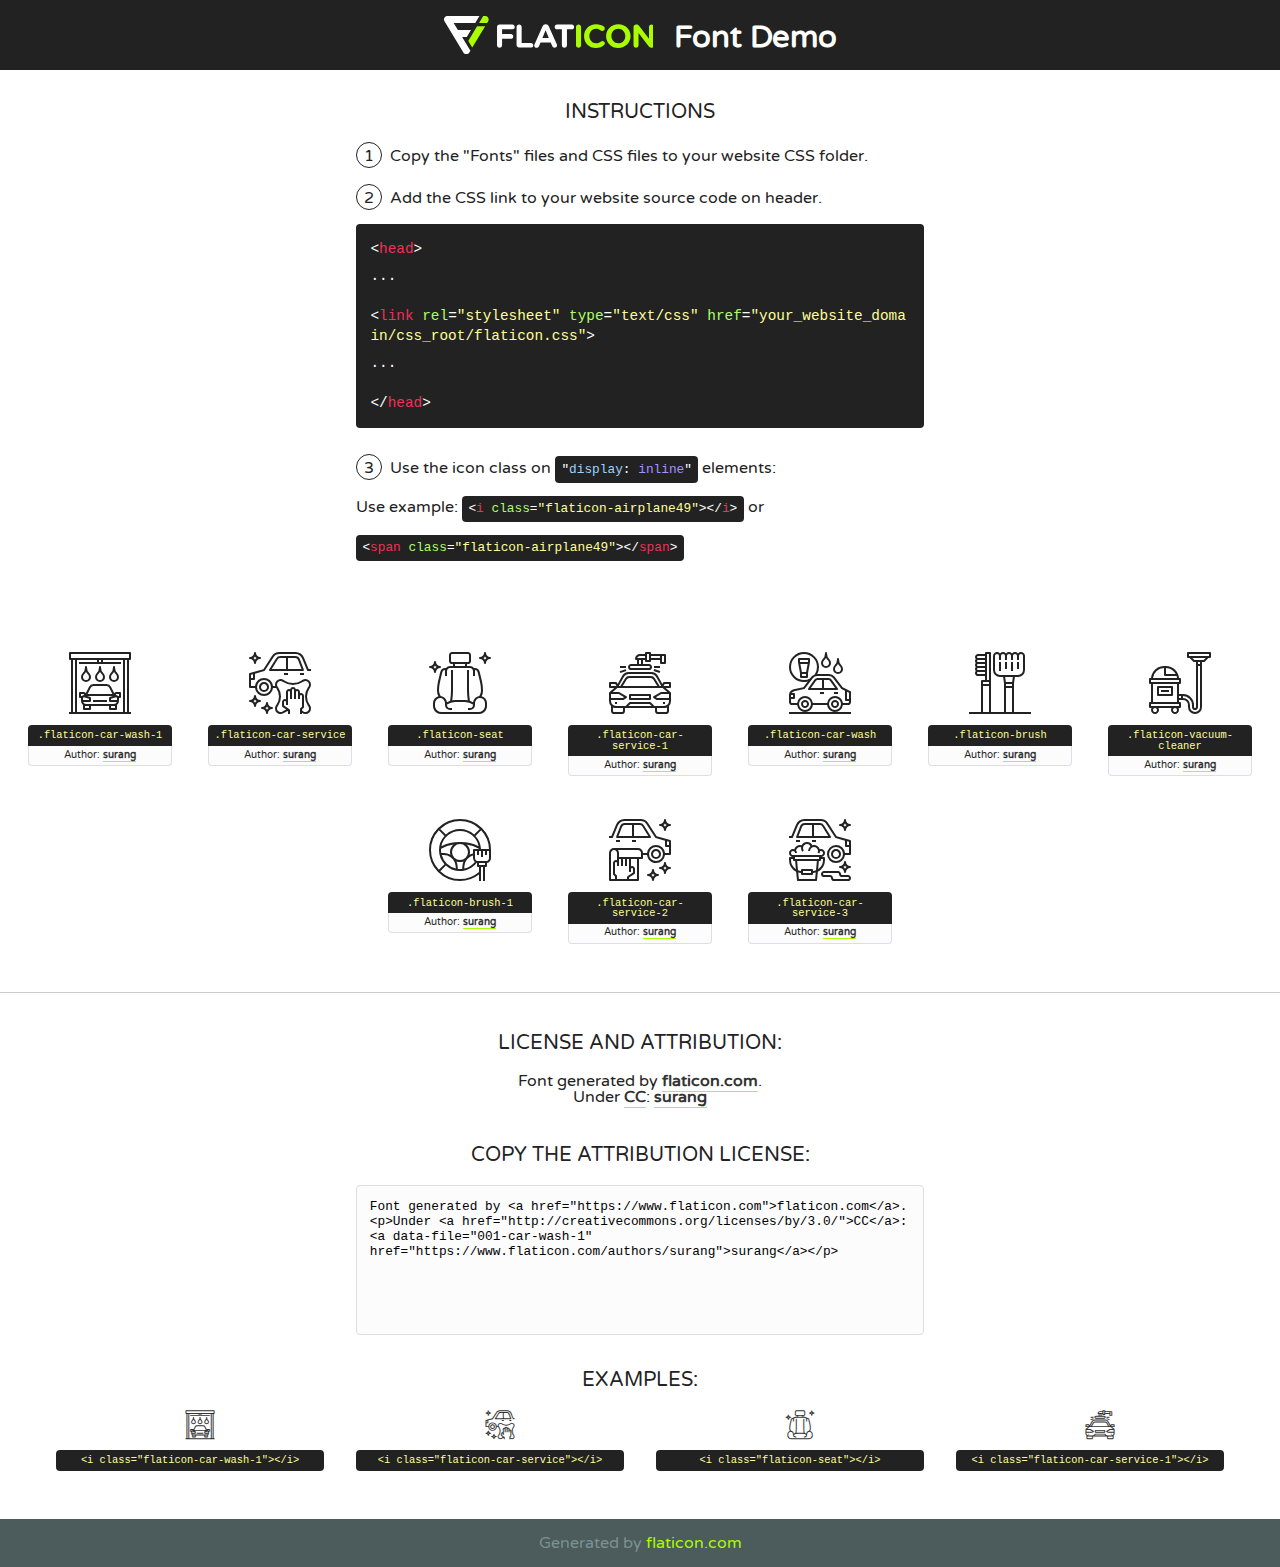
<file: lib/flaticon/font/flaticon.html>
<!DOCTYPE html>
<!--
  Flaticon icon font: Flaticon
  Creation date: 11/10/2020 08:08
-->
<html>
<!DOCTYPE html>
<html>

<head>
    <title>Flaticon WebFont</title>
    <link href="http://fonts.googleapis.com/css?family=Varela+Round" rel="stylesheet" type="text/css" />
    <link rel="stylesheet" type="text/css" href="flaticon.css">
    <meta charset="UTF-8">
    <style>
    html, body, div, span, applet, object, iframe,
    h1, h2, h3, h4, h5, h6, p, blockquote, pre,
    a, abbr, acronym, address, big, cite, code,
    del, dfn, em, img, ins, kbd, q, s, samp,
    small, strike, strong, sub, sup, tt, var,
    b, u, i, center,
    dl, dt, dd, ol, ul, li,
    fieldset, form, label, legend,
    table, caption, tbody, tfoot, thead, tr, th, td,
    article, aside, canvas, details, embed, 
    figure, figcaption, footer, header, hgroup, 
    menu, nav, output, ruby, section, summary,
    time, mark, audio, video {
        margin: 0;
        padding: 0;
        border: 0;
        font-size: 100%;
        font: inherit;
        vertical-align: baseline;
    }
    /* HTML5 display-role reset for older browsers */
    article, aside, details, figcaption, figure, 
    footer, header, hgroup, menu, nav, section {
        display: block;
    }
    body {
        line-height: 1;
    }
    ol, ul {
        list-style: none;
    }
    blockquote, q {
        quotes: none;
    }
    blockquote:before, blockquote:after,
    q:before, q:after {
        content: '';
        content: none;
    }
    table {
        border-collapse: collapse;
        border-spacing: 0;
    }
    body {
        font-family: 'Varela Round', Helvetica, Arial, sans-serif;
        font-size: 16px;
        color: #222;
    }
    a {
        color: #333;
        border-bottom: 1px solid #a9fd00;
        font-weight: bold;
        text-decoration: none;
    }
    * {
        -moz-box-sizing: border-box;
        -webkit-box-sizing: border-box;
        box-sizing: border-box;
        margin: 0;
        padding: 0;
    }
    [class^="flaticon-"]:before, [class*=" flaticon-"]:before, [class^="flaticon-"]:after, [class*=" flaticon-"]:after {
        font-family: Flaticon;
        font-size: 30px;
        font-style: normal;
        margin-left: 20px;
        color: #333;
    }
    .wrapper {
        max-width: 600px;
        margin: auto;
        padding: 0 1em;
    }
    .title {
        font-size: 1.25em;
        text-align: center;
        margin-bottom: 1em;
        text-transform: uppercase;
    }
    header {
        text-align: center;
        background-color: #222;
        color: #fff;
        padding: 1em;
    }
    header .logo {
        width: 210px;
        height: 38px;
        display: inline-block;
        vertical-align: middle;
        margin-right: 1em;
        border: none;
    }
    header strong {
        font-size: 1.95em;
        font-weight: bold;
        vertical-align: middle;
        margin-top: 5px;
        display: inline-block;
    }
    .demo {
        margin: 2em auto;
        line-height: 1.25em;
    }
    .demo ul li {
        margin-bottom: 1em;
    }
    .demo ul li .num {
        color: #222;
        border-radius: 20px;
        display: inline-block;
        width: 26px;
        padding: 3px;
        height: 26px;
        text-align: center;
        margin-right: 0.5em;
        border: 1px solid #222;
    }
    .demo ul li code {
        background-color: #222;
        border-radius: 4px;
        padding: 0.25em 0.5em;
        display: inline-block;
        color: #fff;
        font-family: Consolas,Monaco,Lucida Console,Liberation Mono,DejaVu Sans Mono,Bitstream Vera Sans Mono,Courier New, monospace;
        font-weight: lighter;
        margin-top: 1em;
        font-size: 0.8em;
        word-break: break-all;
    }
    .demo ul li code.big {
        padding: 1em;
        font-size: 0.9em;
    }
    .demo ul li code .red {
        color: #EF3159;
    }
    .demo ul li code .green {
        color: #ACFF65;
    }
    .demo ul li code .yellow {
        color: #FFFF99;
    }
    .demo ul li code .blue {
        color: #99D3FF;
    }
    .demo ul li code .purple {
        color: #A295FF;
    }
    .demo ul li code .dots {
        margin-top: 0.5em;
        display: block;
    }
    #glyphs {
        border-bottom: 1px solid #ccc;
        padding: 2em 0;
        text-align: center;
    }
    .glyph {
        display: inline-block;
        width: 9em;
        margin: 1em;
        text-align: center;
        vertical-align: top;
        background: #FFF;
    }
    .glyph .glyph-icon {
        padding: 10px;
        display: block;
        font-family:"Flaticon";
        font-size: 64px;
        line-height: 1;
    }
    .glyph .glyph-icon:before {
        font-size: 64px;
        color: #222;
        margin-left: 0;
    }
    .class-name {
        font-size: 0.65em;
        background-color: #222;
        color: #fff;
        border-radius: 4px 4px 0 0;
        padding: 0.5em;
        color: #FFFF99;
        font-family: Consolas,Monaco,Lucida Console,Liberation Mono,DejaVu Sans Mono,Bitstream Vera Sans Mono,Courier New, monospace;
    }
    .author-name {
        font-size: 0.6em;
        background-color: #fcfcfd;
        border: 1px solid #DEDEE4;
        border-top: 0;
        border-radius: 0 0 4px 4px;
        padding: 0.5em;
    }
    .class-name:last-child {
        font-size: 10px;
        color:#888;
    }
    .class-name:last-child a {
        font-size: 10px;
        color:#555;
    }
    .class-name:last-child a:hover {
        color:#a9fd00;
    }
    .glyph > input {
        display: block;
        width: 100px;
        margin: 5px auto;
        text-align: center;
        font-size: 12px;
        cursor: text;
    }
    .glyph > input.icon-input {
        font-family:"Flaticon";
        font-size: 16px;
        margin-bottom: 10px;
    }
    .attribution .title {
        margin-top: 2em;
    }
    .attribution textarea {
        background-color: #fcfcfd;
        padding: 1em;
        border: none;
        box-shadow: none;
        border: 1px solid #DEDEE4;
        border-radius: 4px;
        resize: none;
        width: 100%;
        height: 150px;
        font-size: 0.8em;
        font-family: Consolas,Monaco,Lucida Console,Liberation Mono,DejaVu Sans Mono,Bitstream Vera Sans Mono,Courier New, monospace;
        -webkit-appearance: none;
    }
    .iconsuse {
        margin: 2em auto;
        text-align: center;
        max-width: 1200px;
    }
    .iconsuse:after {
        content: '';
        display: table;
        clear: both;
    }
    .iconsuse .image {
        float: left;
        width: 25%;
        padding: 0 1em;
    }
    .iconsuse .image p {
        margin-bottom: 1em;
    }
    .iconsuse .image span {
        display: block;
        font-size: 0.65em;
        background-color: #222;
        color: #fff;
        border-radius: 4px;
        padding: 0.5em;
        color: #FFFF99;
        margin-top: 1em;
        font-family: Consolas,Monaco,Lucida Console,Liberation Mono,DejaVu Sans Mono,Bitstream Vera Sans Mono,Courier New, monospace;
    }
    #footer {
        text-align: center;
        background-color: #4C5B5C;
        color: #7c9192;
        padding: 1em;
    }
    #footer a {
        border: none;
        color: #a9fd00;
        font-weight: normal;
    }
    @media (max-width: 960px) {
        .iconsuse .image {
            width: 50%;
        }
    }
    @media (max-width: 560px) {
        .iconsuse .image {
            width: 100%;
        }
    }
    </style>
</head>

<body class="characters-off">

    <header>
        <a href="https://www.flaticon.com" target="_blank" class="logo">
            <svg version="1.1" xmlns="http://www.w3.org/2000/svg" xmlns:xlink="http://www.w3.org/1999/xlink" xmlns:a="http://ns.adobe.com/AdobeSVGViewerExtensions/3.0/" viewBox="0 0 560.875 102.036" enable-background="new 0 0 560.875 102.036" xml:space="preserve">
                <defs>
                </defs>
                <g>
                    <g class="letters">
                        <path fill="#ffffff" d="M141.596,29.675c0-3.777,2.985-6.767,6.764-6.767h34.438c3.426,0,6.15,2.728,6.15,6.15
                        c0,3.43-2.724,6.149-6.15,6.149h-27.674v13.091h23.719c3.429,0,6.151,2.724,6.151,6.15c0,3.43-2.723,6.149-6.151,6.149h-23.719
                        v17.574c0,3.773-2.986,6.761-6.764,6.761c-3.779,0-6.764-2.989-6.764-6.761V29.675z"></path>
                        <path fill="#ffffff" d="M193.844,29.149c0-3.781,2.985-6.767,6.764-6.767c3.776,0,6.763,2.985,6.763,6.767v42.957h25.039
                        c3.426,0,6.149,2.726,6.149,6.153c0,3.425-2.723,6.15-6.149,6.15h-31.802c-3.779,0-6.764-2.986-6.764-6.768V29.149z"></path>
                        <path fill="#ffffff" d="M241.891,75.71l21.438-48.407c1.492-3.341,4.215-5.357,7.906-5.357h0.792
                        c3.686,0,6.323,2.017,7.815,5.357l21.439,48.407c0.436,0.967,0.701,1.845,0.701,2.723c0,3.602-2.809,6.501-6.414,6.501
                        c-3.161,0-5.269-1.845-6.499-4.655l-4.132-9.661h-27.059l-4.301,10.102c-1.144,2.631-3.426,4.214-6.237,4.214
                        c-3.517,0-6.24-2.81-6.24-6.325C241.1,77.64,241.451,76.677,241.891,75.71z M279.932,58.666l-8.521-20.297l-8.526,20.297H279.932
                        z"></path>
                        <path fill="#ffffff" d="M314.864,35.387H301.86c-3.429,0-6.239-2.813-6.239-6.238c0-3.429,2.811-6.24,6.239-6.24h39.533
                        c3.426,0,6.237,2.811,6.237,6.24c0,3.425-2.811,6.238-6.237,6.238h-13.001v42.785c0,3.773-2.99,6.761-6.764,6.761
                        c-3.779,0-6.764-2.989-6.764-6.761V35.387z"></path>
                        <path fill="#A9FD00" d="M352.615,29.149c0-3.781,2.985-6.767,6.767-6.767c3.774,0,6.761,2.985,6.761,6.767v49.024
                        c0,3.773-2.987,6.761-6.761,6.761c-3.781,0-6.767-2.989-6.767-6.761V29.149z"></path>
                        <path fill="#A9FD00" d="M374.132,53.836v-0.179c0-17.481,13.178-31.801,32.065-31.801c9.22,0,15.459,2.458,20.557,6.238
                        c1.402,1.054,2.637,2.985,2.637,5.357c0,3.692-2.985,6.59-6.681,6.59c-1.845,0-3.071-0.702-4.044-1.319
                        c-3.776-2.813-7.729-4.393-12.562-4.393c-10.364,0-17.831,8.611-17.831,19.154v0.173c0,10.542,7.291,19.329,17.831,19.329
                        c5.715,0,9.492-1.756,13.359-4.834c1.049-0.874,2.458-1.491,4.039-1.491c3.429,0,6.325,2.813,6.325,6.236
                        c0,2.106-1.056,3.78-2.282,4.834c-5.539,4.834-12.036,7.733-21.878,7.733C387.572,85.464,374.132,71.493,374.132,53.836z"></path>
                        <path fill="#A9FD00" d="M433.009,53.836v-0.179c0-17.481,13.79-31.801,32.766-31.801c18.981,0,32.592,14.143,32.592,31.628v0.173
                        c0,17.483-13.785,31.807-32.769,31.807C446.625,85.464,433.009,71.32,433.009,53.836z M484.224,53.836v-0.179
                        c0-10.539-7.725-19.326-18.626-19.326c-10.893,0-18.449,8.611-18.449,19.154v0.173c0,10.542,7.73,19.329,18.626,19.329
                        C476.676,72.986,484.224,64.378,484.224,53.836z"></path>
                        <path fill="#A9FD00" d="M506.233,29.321c0-3.774,2.99-6.763,6.767-6.763h1.401c3.252,0,5.183,1.583,7.029,3.953l26.093,34.265
                        V29.059c0-3.692,2.99-6.677,6.681-6.677c3.683,0,6.671,2.985,6.671,6.677v48.934c0,3.78-2.987,6.765-6.764,6.765h-0.436
                        c-3.257,0-5.188-1.581-7.034-3.953l-27.056-35.492v32.944c0,3.687-2.985,6.676-6.678,6.676c-3.683,0-6.673-2.989-6.673-6.676
                        V29.321z"></path>
                    </g>
                    <g class="insignia">
                        <path fill="#ffffff" d="M48.372,56.137h12.517l11.156-18.537H37.186L25.688,18.539h57.825L94.668,0H9.271
                        C5.925,0,2.842,1.801,1.198,4.716c-1.644,2.907-1.593,6.482,0.134,9.343l50.38,83.501c1.678,2.781,4.689,4.476,7.938,4.476
                        c3.246,0,6.257-1.695,7.935-4.476l2.898-4.804L48.372,56.137z"></path>
                        <g class="i">
                            <path fill="#A9FD00" d="M93.575,18.539h0.031v0.004l21.652,0.004l2.705-4.488c1.727-2.861,1.778-6.436,0.133-9.343
                            C116.454,1.801,113.371,0,110.026,0h-5.294L93.575,18.539z"></path>
                            <polygon fill="#A9FD00" points="88.291,27.356 64.725,66.486 75.519,84.404 109.942,27.356"></polygon>
                        </g>
                    </g>
                </g>
            </svg>
        </a>
        <strong>Font Demo</strong>
    </header>


    <section class="demo wrapper">

        <p class="title">Instructions</p>

        <ul>
            <li>
                <span class="num">1</span>Copy the "Fonts" files and CSS files to your website CSS folder.
            </li>
            <li>
                <span class="num">2</span>Add the CSS link to your website source code on header.
                <code class="big">
                    &lt;<span class="red">head</span>&gt;
                    <br/><span class="dots">...</span>
                    <br/>&lt;<span class="red">link</span> <span class="green">rel</span>=<span class="yellow">"stylesheet"</span> <span class="green">type</span>=<span class="yellow">"text/css"</span> <span class="green">href</span>=<span class="yellow">"your_website_domain/css_root/flaticon.css"</span>&gt;
                    <br/><span class="dots">...</span>
                    <br/>&lt;/<span class="red">head</span>&gt;
                </code>
            </li>

            <li>
                <p>
                    <span class="num">3</span>Use the icon class on <code>"<span class="blue">display</span>:<span class="purple"> inline</span>"</code> elements:
                    <br />
                    Use example: <code>&lt;<span class="red">i</span> <span class="green">class</span>=<span class="yellow">&quot;flaticon-airplane49&quot;</span>&gt;&lt;/<span class="red">i</span>&gt;</code> or <code>&lt;<span class="red">span</span> <span class="green">class</span>=<span class="yellow">&quot;flaticon-airplane49&quot;</span>&gt;&lt;/<span class="red">span</span>&gt;</code>
            </li>
        </ul>

    </section>




   <section id="glyphs">          
    
      
        <div class="glyph"><div class="glyph-icon flaticon-car-wash-1"></div>
            <div class="class-name">.flaticon-car-wash-1</div>
            <div class="author-name">Author: <a data-file="001-car-wash-1" href="https://www.flaticon.com/authors/surang">surang</a> </div> 
        </div>        
        
        <div class="glyph"><div class="glyph-icon flaticon-car-service"></div>
            <div class="class-name">.flaticon-car-service</div>
            <div class="author-name">Author: <a data-file="002-car-service" href="https://www.flaticon.com/authors/surang">surang</a> </div> 
        </div>        
        
        <div class="glyph"><div class="glyph-icon flaticon-seat"></div>
            <div class="class-name">.flaticon-seat</div>
            <div class="author-name">Author: <a data-file="003-seat" href="https://www.flaticon.com/authors/surang">surang</a> </div> 
        </div>        
        
        <div class="glyph"><div class="glyph-icon flaticon-car-service-1"></div>
            <div class="class-name">.flaticon-car-service-1</div>
            <div class="author-name">Author: <a data-file="004-car-service-1" href="https://www.flaticon.com/authors/surang">surang</a> </div> 
        </div>        
        
        <div class="glyph"><div class="glyph-icon flaticon-car-wash"></div>
            <div class="class-name">.flaticon-car-wash</div>
            <div class="author-name">Author: <a data-file="005-car-wash" href="https://www.flaticon.com/authors/surang">surang</a> </div> 
        </div>        
        
        <div class="glyph"><div class="glyph-icon flaticon-brush"></div>
            <div class="class-name">.flaticon-brush</div>
            <div class="author-name">Author: <a data-file="006-brush" href="https://www.flaticon.com/authors/surang">surang</a> </div> 
        </div>        
        
        <div class="glyph"><div class="glyph-icon flaticon-vacuum-cleaner"></div>
            <div class="class-name">.flaticon-vacuum-cleaner</div>
            <div class="author-name">Author: <a data-file="007-vacuum-cleaner" href="https://www.flaticon.com/authors/surang">surang</a> </div> 
        </div>        
        
        <div class="glyph"><div class="glyph-icon flaticon-brush-1"></div>
            <div class="class-name">.flaticon-brush-1</div>
            <div class="author-name">Author: <a data-file="008-brush-1" href="https://www.flaticon.com/authors/surang">surang</a> </div> 
        </div>        
        
        <div class="glyph"><div class="glyph-icon flaticon-car-service-2"></div>
            <div class="class-name">.flaticon-car-service-2</div>
            <div class="author-name">Author: <a data-file="009-car-service-2" href="https://www.flaticon.com/authors/surang">surang</a> </div> 
        </div>        
        
        <div class="glyph"><div class="glyph-icon flaticon-car-service-3"></div>
            <div class="class-name">.flaticon-car-service-3</div>
            <div class="author-name">Author: <a data-file="010-car-service-3" href="https://www.flaticon.com/authors/surang">surang</a> </div> 
        </div>        
        

    </section>



    <section class="attribution wrapper"   style="text-align:center;">

      <div class="title">License and attribution:</div><div class="attrDiv">Font generated by <a href="https://www.flaticon.com">flaticon.com</a>. <div><p>Under <a href="http://creativecommons.org/licenses/by/3.0/">CC</a>: <a data-file="001-car-wash-1" href="https://www.flaticon.com/authors/surang">surang</a></p>  </div>
      </div>
      <div class="title">Copy the Attribution License:</div>

    <textarea onclick="this.focus();this.select();">Font generated by &lt;a href=&quot;https://www.flaticon.com&quot;&gt;flaticon.com&lt;/a&gt;. <p>Under <a href="http://creativecommons.org/licenses/by/3.0/">CC</a>: <a data-file="001-car-wash-1" href="https://www.flaticon.com/authors/surang">surang</a></p>  
     </textarea>

    </section>

    <section class="iconsuse">

          <div class="title">Examples:</div>            
             
            <div class="image">
                <p>
                    <i class="glyph-icon flaticon-car-wash-1"></i> 
                    <span>&lt;i class=&quot;flaticon-car-wash-1&quot;&gt;&lt;/i&gt;</span>
                </p>
            </div>
            
            <div class="image">
                <p>
                    <i class="glyph-icon flaticon-car-service"></i> 
                    <span>&lt;i class=&quot;flaticon-car-service&quot;&gt;&lt;/i&gt;</span>
                </p>
            </div>
            
            <div class="image">
                <p>
                    <i class="glyph-icon flaticon-seat"></i> 
                    <span>&lt;i class=&quot;flaticon-seat&quot;&gt;&lt;/i&gt;</span>
                </p>
            </div>
            
            <div class="image">
                <p>
                    <i class="glyph-icon flaticon-car-service-1"></i> 
                    <span>&lt;i class=&quot;flaticon-car-service-1&quot;&gt;&lt;/i&gt;</span>
                </p>
            </div>
                       
        </div>
                            
    </section>

<div id="footer">
    <div>Generated by <a href="https://www.flaticon.com">flaticon.com</a>
    </div>
</div>



</body>
</html>
</file>
<file: lib/flaticon/font/flaticon.css>
/*
  	Flaticon icon font: Flaticon
  	Creation date: 11/10/2020 08:08
  	*/

@font-face {
  font-family: "Flaticon";
  src: url("./Flaticon.eot");
  src: url("./Flaticon.eot?#iefix") format("embedded-opentype"),
       url("./Flaticon.woff2") format("woff2"),
       url("./Flaticon.woff") format("woff"),
       url("./Flaticon.ttf") format("truetype"),
       url("./Flaticon.svg#Flaticon") format("svg");
  font-weight: normal;
  font-style: normal;
}

@media screen and (-webkit-min-device-pixel-ratio:0) {
  @font-face {
    font-family: "Flaticon";
    src: url("./Flaticon.svg#Flaticon") format("svg");
  }
}

[class^="flaticon-"]:before, [class*=" flaticon-"]:before,
[class^="flaticon-"]:after, [class*=" flaticon-"]:after {   
  font-family: Flaticon;
        font-size: 20px;
font-style: normal;
margin-left: 20px;
}

.flaticon-car-wash-1:before { content: "\f100"; }
.flaticon-car-service:before { content: "\f101"; }
.flaticon-seat:before { content: "\f102"; }
.flaticon-car-service-1:before { content: "\f103"; }
.flaticon-car-wash:before { content: "\f104"; }
.flaticon-brush:before { content: "\f105"; }
.flaticon-vacuum-cleaner:before { content: "\f106"; }
.flaticon-brush-1:before { content: "\f107"; }
.flaticon-car-service-2:before { content: "\f108"; }
.flaticon-car-service-3:before { content: "\f109"; }
</file>
<file: css/style.css>
/*******************************/
/********* General CSS *********/
/*******************************/
body {
    color: #444444;
    font-weight: 400;
    background: #204B86;
    font-family: 'Barlow', sans-serif;
}

h1,
h2, 
h3, 
h4,
h5, 
h6 {
    color: #204B86;
}

a {
    color: #204B86;
    transition: .3s;
}

a:hover,
a:active,
a:focus {
    color: #49C394;
    outline: none;
    text-decoration: none;
}

.btn.btn-custom {
    padding: 10px 30px 12px 30px;
    text-align: center; 
    font-size: 16px;
    font-weight: 500;
    color: #ffffff;
    background: #49C394;
    border: none;
    border-radius: 60px;
    box-shadow: inset 0 0 0 0 #204B86;
    transition: ease-out 0.5s;
    -webkit-transition: ease-out 0.5s;
    -moz-transition: ease-out 0.5s;
}

.btn.btn-custom:hover {
    color: #49C394;
    background: #204B86;
    box-shadow: inset 200px 0 0 0 #204B86;
}

.btn:focus,
.form-control:focus {
    box-shadow: none;
}

.container-fluid {
    max-width: 1366px;
}

[class^="flaticon-"]:before, [class*=" flaticon-"]:before,
[class^="flaticon-"]:after, [class*=" flaticon-"]:after {   
    font-size: inherit;
    margin-left: 0;
}


/**********************************/
/****** Loader & Back to Top ******/
/**********************************/
#loader {
    position: fixed;
    top: 0;
    right: 0;
    bottom: 0;
    left: 0;
    display: flex;
    align-items: center;
    justify-content: center;
    background: #ffffff;
    opacity: 0;
    visibility: hidden;
    -webkit-transition: opacity .3s ease-out, visibility 0s linear .3s;
    -o-transition: opacity .3s ease-out, visibility 0s linear .3s;
    transition: opacity .3s ease-out, visibility 0s linear .3s;
    z-index: 999;
}

#loader.show {
    -webkit-transition: opacity .6s ease-out, visibility 0s linear 0s;
    -o-transition: opacity .6s ease-out, visibility 0s linear 0s;
    transition: opacity .6s ease-out, visibility 0s linear 0s;
    visibility: visible;
    opacity: 1;
}

#loader .loader {
    position: relative;
    width: 45px;
    height: 45px;
    border: 5px solid #dddddd;
    border-top: 5px solid #49C394;
    border-radius: 50%;
    -webkit-animation: spin 2s linear infinite;
    animation: spin 2s linear infinite;
}

@-webkit-keyframes spin {
    0% { -webkit-transform: rotate(0deg); }
    100% { -webkit-transform: rotate(360deg); }
}

@keyframes spin {
    0% { transform: rotate(0deg); }
    100% { transform: rotate(360deg); }
}

.back-to-top {
    position: fixed;
    display: none;
    width: 44px;
    height: 44px;
    text-align: center;
    line-height: 1;
    font-size: 22px;
    right: 15px;
    bottom: 15px;
    transition: .5s;
    background: #49C394;
    border-radius: 44px;
    z-index: 9;
}

.back-to-top i {
    color: #ffffff;
    padding-top: 10px;
}

.back-to-top:hover {
    background: #204B86;
}


/**********************************/
/********** Top Bar CSS ***********/
/**********************************/
.top-bar {
    position: relative;
    height: 75px;
    display: flex;
    align-items: center;
    background: #ffffff;
}

.top-bar .logo {
    text-align: left;
    overflow: hidden;
}

.top-bar .logo h1 {
    margin: -4px 0 0 0;
    color: #49C394;
    font-size: 36px;
    line-height: 50px;
    font-weight: 800;
    letter-spacing: 1px;
    font-style: italic;
}

.top-bar .logo h1 span {
    color: #204B86;
}

.top-bar .logo img {
    max-width: 100%;
    max-height: 60px;
}

.top-bar .top-bar-item {
    display: flex;
    align-items: center;
    justify-content: flex-end;
}



.top-bar .logo24 img {
    max-width: 100%;
    max-height: 60px;
}


.top-bar .top-bar-icon {
    width: 40px;
    height: 40px;
    display: flex;
    align-items: center;
    justify-content: center;
    background: #204B86;
    border-radius: 40px;
}

.top-bar .top-bar-icon i {
    margin: 0;
    color: #ffffff;
    font-size: 16px;
}

.top-bar .top-bar-text {
    padding-left: 15px;
}

.top-bar .top-bar-text h3 {
    margin: 0 0 5px 0;
    font-size: 18px;
    font-weight: 600;
}

.top-bar .top-bar-text p {
    margin: 0;
    font-size: 14px;
    font-weight: 400;
}

@media (max-width: 991.98px) {
    .top-bar .logo {
        text-align: center;
    }
}


/**********************************/
/*********** Nav Bar CSS **********/
/**********************************/
.nav-bar {
    position: relative;
    background: #204B86;
}

.nav-bar.nav-sticky {
    position: fixed;
    width: 100%;
    top: 0;
    left: 0;
    box-shadow: 0 2px 5px rgba(0, 0, 0, .3);
    z-index: 999;
}

.nav-bar .navbar {
    padding: 20px 0;
    background: #204B86 !important;
    transition: .3s;
}

.nav-bar.nav-sticky .navbar {
    padding: 5px 0;
}

.navbar-dark .navbar-nav .nav-link,
.navbar-dark .navbar-nav .nav-link:focus,
.navbar-dark .navbar-nav .nav-link:hover,
.navbar-dark .navbar-nav .nav-link.active {
    color: #ffffff;
    padding: 15px;
    font-weight: 500;
    letter-spacing: 1px;
}

.navbar-dark .navbar-nav .nav-link:hover,
.navbar-dark .navbar-nav .nav-link.active {
    color: #49C394;
}

.nav-bar .dropdown-menu {
    margin-top: 0;
    border: 0;
    border-radius: 0;
    background: #f8f9fa;
}

.nav-bar .btn.btn-custom {
    color: #204B86;
    background: #ffffff;
    box-shadow: inset 0 0 0 0 #49C394;
}

.nav-bar .btn:hover {
    color: #ffffff;
    background: #49C394;
    box-shadow: inset 200px 0 0 0 #49C394;
}

@media (min-width: 992px) {
    .nav-bar .navbar-brand {
        display: none;
    }
}

@media (max-width: 991.98px) {
    .navbar-dark .navbar-nav .nav-link,
    .navbar-dark .navbar-nav .nav-link:focus,
    .navbar-dark .navbar-nav .nav-link:hover,
    .navbar-dark .navbar-nav .nav-link.active {
        padding: 5px 0;
    }
    
    .nav-bar .dropdown-menu {
        box-shadow: none;
    }
    
    .nav-bar .btn {
        display: none;
    }
}


/*******************************/
/********** Hero CSS ***********/
/*******************************/
.carousel {
    position: relative;
    width: 100%;
    min-height: 400px;
    background: #204B86;
    margin-bottom: 45px;
}

.carousel .container-fluid {
    padding: 0;
}

.carousel .carousel-item {
    position: relative;
    width: 100%;
    min-height: 400px;
    display: flex;
    align-items: center;
    justify-content: center;
    flex-direction: column;
}

.carousel .carousel-img {
    position: relative;
    width: 100%;
    height: 100%;
    min-height: 400px;
    text-align: right;
    overflow: hidden;
}

.carousel .carousel-img::after {
    position: absolute;
    content: "";
    top: 0;
    right: 0;
    bottom: 0;
    left: 0;
    background: rgba(0, 0, 0, .5);
    z-index: 1;
}

.carousel .carousel-img img {
    width: 100%;
    height: 100%;
    object-fit: cover;
}

.carousel .carousel-text {
    position: absolute;
    max-width: 992px;
    padding: 0 15px;
    text-align: center;
    display: flex;
    align-items: center;
    justify-content: center;
    flex-direction: column;
    z-index: 2;
}

.carousel .carousel-text h3 {
    color: #49C394;
    font-size: 20px;
    font-weight: 700;
    letter-spacing: 4px;
    text-transform: uppercase;
    margin-bottom: 0px;
}

.carousel .carousel-text h1 {
    color: #ffffff;
    font-size: 90px;
    font-weight: 700;
    margin-bottom: 20px;
    /*text-transform: capitalize;*/
}

.carousel .carousel-text p {
    max-width: 500px;
    color: #ffffff;
    font-size: 18px;
    margin-bottom: 40px;
}

.carousel .btn.btn-custom {
    padding: 20px 45px 22px 45px;
    color: #ffffff;
}

.carousel .btn.btn-custom:hover {
    color: #49C394;
}

.carousel .owl-nav {
    position: absolute;
    width: 100%;
    height: 50px;
    top: calc(50% - 25px);
    left: 0;
    display: flex;
    justify-content: space-between;
    z-index: 9;
}

.carousel .owl-nav .owl-prev,
.carousel .owl-nav .owl-next {
    width: 50px;
    height: 50px;
    display: flex;
    align-items: center;
    justify-content: center;
    color: #ffffff;
    border-radius: 50px;
    background: rgba(256, 256, 256, .2);
    font-size: 22px;
    transition: .5s;
}

.carousel .owl-nav .owl-prev {
    margin-left: 30px;
}

.carousel .owl-nav .owl-next {
    margin-right: 30px;
}

.carousel .owl-nav .owl-prev:hover,
.carousel .owl-nav .owl-next:hover {
    color: #ffffff;
    background: #49C394;
}

.carousel .animated {
    -webkit-animation-duration: 1s;
    animation-duration: 1s;
}

@media (max-width: 991.98px) {
    .carousel .carousel-text h3 {
        margin-bottom: 5px;
    }
    
    .carousel .carousel-text h1 {
        font-size: 60px;
    }
    
    .carousel .carousel-text p {
        font-size: 16px;
    }
    
    .carousel .carousel-text .btn {
        padding: 12px 30px;
        font-size: 15px;
        letter-spacing: 0;
    }
}

@media (max-width: 767.98px) {
    .carousel .carousel-text h3 {
        font-size: 18px;
        letter-spacing: 2px;
        margin-bottom: 15px;
    }
    
    .carousel .carousel-text h1 {
        font-size: 45px;
    }
    
    .carousel .carousel-text .btn {
        padding: 10px 25px;
        font-size: 15px;
        letter-spacing: 0;
    }
}

@media (max-width: 575.98px) {
    .carousel .carousel-text h3 {
        font-size: 14px;
        letter-spacing: 1px;
        margin-bottom: 10px;
    }
    
    .carousel .carousel-text h1 {
        font-size: 30px;
        margin-bottom: 15px;
    }
    
    .carousel .carousel-text p {
        margin-bottom: 25px;
    }
    
    .carousel .carousel-text .btn {
        padding: 8px 20px;
        font-size: 14px;
        letter-spacing: 0;
    }
}


/*******************************/
/******* Page Header CSS *******/
/*******************************/
.page-header {
    position: relative;
    margin-bottom: 45px;
    padding: 90px 0;
    text-align: center;
    background: #204B86;
    border-top: 1px dotted #ffffff;
}

.page-header h2 {
    position: relative;
    color: #ffffff;
    font-size: 60px;
    font-weight: 700;
    margin-bottom: 20px;
    padding-bottom: 5px;
}

.page-header h2::after {
    position: absolute;
    content: "";
    width: 100px;
    height: 2px;
    left: calc(50% - 50px);
    bottom: 0;
    background: #ffffff;
}

.page-header a {
    position: relative;
    padding: 0 12px;
    font-size: 22px;
    color: #ffffff;
}

.page-header a:hover {
    color: #49C394;
}

.page-header a::after {
    position: absolute;
    content: "/";
    width: 8px;
    height: 8px;
    top: -2px;
    right: -7px;
    text-align: center;
    color: #ffffff;
}

.page-header a:last-child::after {
    display: none;
}

@media (max-width: 991.98px) {
    .page-header {
        padding: 60px 0;
    }
    
    .page-header h2 {
        font-size: 45px;
    }
    
    .page-header a {
        font-size: 20px;
    }
}

@media (max-width: 767.98px) {
    .page-header {
        padding: 45px 0;
    }
    
    .page-header h2 {
        font-size: 35px;
    }
    
    .page-header a {
        font-size: 18px;
    }
}


/*******************************/
/******* Section Header ********/
/*******************************/
.section-header {
    position: relative;
    width: 100%;
    max-width: 700px;
    margin: 0 auto 45px auto;
}

.section-header p {
    display: inline-block;
    margin-bottom: 10px;
    padding-bottom: 5px;
    position: relative;
    font-size: 16px;
    font-weight: 700;
    letter-spacing: 4px;
    text-transform: uppercase;
    color: #49C394;
}

.section-header p::after {
    position: absolute;
    content: "";
    width: 50%;
    height: 2px;
    left: 25%;
    bottom: 0;
    background: #49C394;
}

.section-header.text-left p::after {
    left: 0;
}

.section-header.text-right p::after {
    left: 50%;
}

.section-header h2 {
    margin: 0;
    font-size: 45px;
    font-weight: 700;
    color: #ffffff;  /*On remet en blanc*/
    /*text-transform: capitalize;  Modifications pour enlever les majuscules de la page Contact dans envoyez nous vos suggestions */
}

@media (max-width: 991.98px) {
    .section-header h2 {
        font-size: 45px;
    }
}

@media (max-width: 767.98px) {
    .section-header h2 {
        font-size: 40px;
    }
}

@media (max-width: 575.98px) {
    .section-header h2 {
        font-size: 35px;
    }
}


/*******************************/
/********** About CSS **********/
/*******************************/
.about {
    position: relative;
    width: 100%;
    padding: 45px 0 15px 0;
}

.about .section-header {
    margin-bottom: 30px;
    margin-left: 0;
}

.about .about-img img {
    width: 100%;
    border-radius: 5px;
    margin-bottom: 30px;
}

.about .about-content {
    margin-bottom: 30px;
}

.about .about-content ul {
    margin: 0;
    padding: 0;
    list-style: none;
    margin-bottom: 25px;
}

.about .about-content ul li {
    margin-bottom: 5px;
    color: #ffffff;  /*Element de la lsite changé */
}

.about .about-content ul li i {
    margin-right: 8px;
    color: #49C394;
}


/*******************************/
/********* Service CSS *********/
/*******************************/
.service {
    position: relative;
    width: 100%;
    padding: 45px 0 0 0;
}

.service .service-item {
    position: relative;
    width: 100%;
    display: flex;
    flex-direction: column;
    margin-bottom: 45px;
}

.service .service-item i {
    color: #204B86;
    font-size: 75px;
    line-height: 75px;
    margin-bottom: 20px;
}

.service .service-item [class^="flaticon-"]::before {
    margin: 0;
    font-size: 60px;
    line-height: 60px;
    background-image: linear-gradient(#49C394, #204B86);
    -webkit-background-clip: text;
    -webkit-text-fill-color: transparent;
    transition: .5s;
}

.service .service-item h3 {
    margin-bottom: 10px;
    font-size: 20px;
    font-weight: 700;
    letter-spacing: 1px;
    color: #ffffff; /*Couleur ajouté*/
}

.service .service-item p {
    margin: 0;
    color: #ffffff; /* Coleur ajouté*/
}

/*fin morceau ajouté*/

/*******************************/
/********** Facts CSS **********/
/*******************************/
.facts {
    position: relative;
    width: 100%;
    min-height: 400px;
    margin: 45px 0;
    display: flex;
    align-items: center;
    background: #204B86;
}

.facts .facts-item {
    display: flex;
    flex-direction: row;
    margin: 25px 0;
}

.facts .facts-item i {
    margin-top: 15px;
    font-size: 45px;
    color: #49C394;
}

.facts .facts-text {
    padding-left: 20px;
}

.facts .facts-text h3 {
    position: relative;
    display: inline-block;
    color: #ffffff;
    font-size: 60px;
    font-weight: 700;
}

.facts .facts-text h3::after {
    position: absolute;
    content: "\f067";
    top: 0px;
    right: -25px;
    color: #ffffff;
    font-size: 25px;
    font-family: "Font Awesome 5 Free";
    font-weight: 900;
}

.facts .facts-text p {
    color: #ffffff;
    font-size: 18px;
    font-weight: 500;
    margin: 0;
}


/*******************************/
/********* Pricing CSS *********/
/*******************************/
.price {
    position: relative;
    width: 100%;
    padding: 45px 0 15px 0;
}

.price .row {
    padding: 0 15px;
}

.price .col-md-4 {
    padding: 0;
}

.price .price-item {
    position: relative;
    margin-bottom: 30px;
    background: #ffffff;
    border-radius: 5px;
    text-align: center;
}

.price .featured-item {
    box-shadow: 0 0 30px rgba(0, 0, 0, .2);
    z-index: 1;
}

.price .price-header {
    padding: 45px 0 30px 0;
}

.price .price-header h3 {
    font-size: 20px;
    font-weight: 700;
    letter-spacing: 2px;
    text-transform: uppercase;
}

.price .price-header h2 {
    display: flex;
    align-items: flex-start;
    justify-content: center;
    font-size: 60px;
    font-weight: 700;
    letter-spacing: 5px;
}

.price .price-header h2 span {
    font-size: 25px;
    line-height: 55px;
}

.price .price-item.featured-item h2,
.price .price-item.featured-item h3 {
    color: #49C394;
}

.price .price-body {
    padding: 0 0 20px 0;
}

.price .price-body ul {
    margin: 0;
    padding: 0;
    list-style: none;
}

.price .price-body ul li {
    padding: 0 0 15px 0;
}

.price .price-body ul li i {
    margin-right: 10px;
}

.price .price-body ul li i.fa-check-circle {
    color: #39B972;
}

.price .price-body ul li i.fa-times-circle {
    color: #cccccc;
}

.price .price-item .price-footer {
    padding-bottom: 45px;
}

.price .price-item .price-footer .btn.btn-custom {
    color: #49C394;
    background: #204B86;
    box-shadow: inset 0 0 0 0 #49C394;
}

.price .price-item .price-footer .btn.btn-custom:hover {
    color: #ffffff;
    background: #49C394;
    box-shadow: inset 200px 0 0 0 #49C394;
}

.price .price-item.featured-item .price-footer .btn.btn-custom {
    color: #ffffff;
    background: #49C394;
    box-shadow: inset 0 0 0 0 #204B86;
}

.price .price-item.featured-item .price-footer .btn.btn-custom:hover {
    color: #49C394;
    background: #204B86;
    box-shadow: inset 200px 0 0 0 #204B86;
}


/*******************************/
/******** Location CSS *********/
/*******************************/
.location {
    position: relative;
    width: 100%;
    padding: 45px 0;
}

.location .location-item {
    display: flex;
    margin-bottom: 30px;
}

.location .location-item i {
    padding-top: 3px;
    font-size: 30px;
    color: #49C394;
}

.location .location-text {
    padding-left: 15px;
}

.location .location-text h3 {
    font-size: 18px;
    font-weight: 700;
    color: #ffffff;  /*On remet en blanc*/
}

.location .location-text p {
    margin-bottom: 5px;
    color: #ffffff;  /*On remet en blanc*/
}

.location .location-text p strong {
    margin-right: 5px;
    font-weight: 600;
}

.location .location-form {
    padding: 45px 30px;
    background: #49C394;
    border-radius: 5px;
}

.location .location-form h3 {
    color: #ffffff;
    font-size: 25px;
    font-weight: 700;
    margin-bottom: 25px;
}

.location .location-form .control-group {
    margin-bottom: 15px;
}

.location .location-form .form-control {
    height: 45px;
    color: #ffffff;
    padding: 0 15px;
    border-radius: 5px;
    border: 1px solid #ffffff;
    background: transparent;
}

.location .location-form textarea.form-control {
    height: 120px;
    padding: 15px;
}

.location .location-form .form-control::placeholder {
    color: #ffffff;
    opacity: 1;
}

.location .location-form .form-control:-ms-input-placeholder,
.location .location-form .form-control::-ms-input-placeholder {
    color: #ffffff;
}

.location .location-form .btn.btn-custom {
    width: 100%;
    color: #49C394;
    background: #ffffff;
    box-shadow: inset 0 0 0 0 #204B86;
}

.location .location-form .btn.btn-custom:hover {
    color: #ffffff;
    background: #49C394;
    box-shadow: inset 400px 0 0 0 #204B86;
}

@media(min-width: 576px) and (max-width: 991.89px) {
    .location .location-form .btn.btn-custom:hover {
        box-shadow: inset 650px 0 0 0 #204B86;
    }
}


/*******************************/
/*********** Team CSS **********/
/*******************************/
.team {
    position: relative;
    width: 100%;
    padding: 45px 0 15px 0;
}

.team .team-item {
    position: relative;
    margin-bottom: 30px;
}

.team .team-img {
    position: relative;
    border-radius: 5px 5px 0 0;
    overflow: hidden;
}

.team .team-img img {
    width: 100%;
    transition: .3s;
}

.team .team-item:hover img {
    transform: scale(1.1);
}

.team .team-text {
    position: relative;
    width: 100%;
    padding: 35px 30px 30px 30px;
    text-align: center;
    background: #204B86;
    border-radius: 0 0 5px 5px;
    transition: .5s;
}

.team .team-item:hover .team-text {
    background: #49C394;
}

.team .team-text h2 {
    color: #ffffff;
    font-size: 20px;
    font-weight: 600;
    letter-spacing: 1px;
    margin-bottom: 10px;
}

.team .team-text p {
    margin: 0;
    color: #ffffff;
}

.team .team-social {
    position: absolute;
    width: 100%;
    height: 40px;
    top: -20px;
    left: 0;
    text-align: center;
    font-size: 0;
}

.team .team-social a {
    display: inline-block;
    width: 40px;
    height: 40px;
    margin: 0 3px;
    padding: 7px 0;
    text-align: center;
    font-size: 16px;
    color: #ffffff;
    background: #204B86;
    border-radius: 40px;
    transition: .5s;
}

.team .team-item:hover .team-social a {
    background: #49C394;
}

.team .team-social a:hover {
    color: #204B86;
}


/*******************************/
/******* Testimonial CSS *******/
/*******************************/
.testimonial {
    position: relative;
    width: 100%;
    padding: 45px 0;
}

.testimonial .testimonials-carousel {
    position: relative;
    width: calc(100% + 30px);
    margin: 0 -15px;
}

.testimonial .testimonial-item {
    position: relative;
    width: 100%;
    padding: 0 15px;
    display: flex;
}

.testimonial .testimonial-item img {
    width: 80px;
    height: 80px;
    border-radius: 80px;
    transform: scale(.8);
    transition: 2s;
}

.testimonial .owl-item.center .testimonial-item img {
    transform: scale(1);
}

.testimonial .testimonial-text {
    width: calc(100% - 100px);
    padding-left: 20px;
}

.testimonial .testimonial-text h3 {
    font-size: 18px;
    font-weight: 700;
    letter-spacing: 1px;
    margin-bottom: 5px;
    color: #ffffff;  /*Couleur rajouté*/
}

.testimonial .testimonial-text h4 {
    color: #777777;
    font-size: 15px;
    font-weight: 400;
    font-style: italic;
    margin-bottom: 10px;
}

.testimonial .testimonial-text p {
    margin: 0;
    color: #ffffff; /* Couleur rajouté*/
}

.testimonial .testimonial-text p::before {
    content: "\f10d";
    font-size: 25px;
    font-family: "Font Awesome 5 Free";
    font-weight: 900;
    color: #49C394;
    margin-right: 10px;
}

.testimonial .owl-dots {
    margin-top: 15px;
    text-align: center;
}

.testimonial .owl-dot {
    display: inline-block;
    margin: 0 5px;
    width: 12px;
    height: 12px;
    border-radius: 10px;
    background: #dddddd;
}

.testimonial .owl-dot.active {
    background: #49C394;
}


/*******************************/
/*********** Blog CSS **********/
/*******************************/
.blog {
    position: relative;
    width: 100%;
    padding: 45px 0 0 0;
}

.blog .blog-item {
    margin-bottom: 45px;
}

.blog .blog-img {
    position: relative;
    width: 100%;
}

.blog .blog-img img {
    width: 100%;
    border-radius: 5px;
}

.blog .meta-date {
    position: absolute;
    width: 70px;
    height: 70px;
    bottom: 10%;
    left: calc(50% - 35px);
    display: flex;
    align-items: center;
    justify-content: center;
    flex-direction: column;
    border-radius: 70px;
    background: #204B86;
    color: #ffffff;
    opacity: 0;
    transition: .5s;
}

.blog .meta-date span {
    font-size: 14px;
    font-weight: 400;
    letter-spacing: 1px;
}

.blog .meta-date strong {
    font-size: 16px;
    font-weight: 700;
    line-height: 16px;
    letter-spacing: 3px;
    text-transform: uppercase;
}

.blog .blog-item:hover .meta-date {
    bottom: calc(50% - 35px);
    opacity: 1;
}

.blog .blog-text {
    padding: 25px 0 20px 0;
}

.blog .blog-text h3 {
    font-size: 22px;
    font-weight: 700;
}

.blog .blog-text h3 a {
    color: #204B86;
}

.blog .blog-text h3 a:hover {
    color: #49C394;
}

.blog .blog-text p {
    margin: 0;
}

.blog .blog-meta {
    display: flex;
}

.blog .blog-meta p {
    margin: 0;
    font-size: 14px;
    line-height: 14px;
    padding: 0 10px;
    border-right: 1px solid rgba(0, 0, 0, .15);
}

.blog .blog-meta p:first-child {
    padding-left: 0;
}

.blog .blog-meta p:last-child {
    padding-right: 0;
    border: none;
}

.blog .blog-meta i {
    color: #999999;
    margin-right: 5px;
}

.blog .blog-meta a {
    color: #999999;
}

.blog .blog-meta a:hover {
    color: #49C394;
}

.blog .pagination {
    margin-bottom: 15px;
}

.blog .pagination .page-link {
    color: #204B86;
    border-radius: 0;
    border-color: #204B86;
}

.blog .pagination .page-link:hover,
.blog .pagination .page-item.active .page-link {
    color: #49C394;
    background: #204B86;
}

.blog .pagination .disabled .page-link {
    color: #999999;
}


/*******************************/
/********* Contact CSS *********/
/*******************************/
.contact {
    position: relative;
    width: 100%;
    padding: 45px 0;
}

.contact .contact-info {
    width: 100%;
    margin-bottom: 45px;
    padding: 35px 30px 10px 30px;
    border-radius: 5px;
    background: #204B86;
    
}

.contact .contact-info h2 {
    color: #ffffff;
    font-size: 25px;
    font-weight: 700;
    margin-bottom: 30px;
}

.contact .contact-info-item {
    display: flex;
    align-items: center;
    justify-content: flex-start;
    margin-bottom: 30px;
}

.contact .contact-info-icon {
    width: 60px;
    height: 60px;
    display: flex;
    align-items: center;
    justify-content: center;
    background: #ffffff;
    border-radius: 60px;
}

.contact .contact-info-icon i {
    margin: 0;
    color: #204B86;
    font-size: 16px;
}

.contact .contact-info-text {
    padding-left: 20px;
}

.contact .contact-info-text h3 {
    margin: 0 0 5px 0;
    color: #ffffff;
    font-size: 18px;
    font-weight: 700;
    letter-spacing: 1px;
}

.contact .contact-info-text p {
    margin: 0;
    color: #ffffff;
    font-size: 16px;
    font-weight: 500;
}

.contact .contact-form {
    position: relative;
    width: 100%;
    margin-bottom: 45px;
}

.contact .contact-form input {
    padding: 15px;
    border-radius: 5px;
    border: 1px solid #204B86;
}

.contact .contact-form textarea {
    height: 125px;
    padding: 8px 15px;
    border-radius: 5px;
    border: 1px solid #204B86;
}

.contact .help-block ul {
    margin: 0;
    padding: 0;
    list-style-type: none;
}

.contact iframe {
    width: 100%;
    height: 400px;
    border-radius: 5px;
}


/*******************************/
/******* Single Post CSS *******/
/*******************************/
.single {
    position: relative;
    padding: 45px 0;
}

.single .single-content {
    position: relative;
    margin-bottom: 30px;
    overflow: hidden;
}

.single .single-content img {
    margin-bottom: 20px;
    width: 100%;
    border-radius: 5px;
}

.single .single-tags {
    margin: -5px -5px 41px -5px;
    font-size: 0;
}

.single .single-tags a {
    margin: 5px;
    display: inline-block;
    padding: 7px 15px;
    font-size: 14px;
    font-weight: 500;
    color: #204B86;
    border: 1px solid #204B86;
    border-radius: 5px;
}

.single .single-tags a:hover {
    color: #ffffff;
    background: #49C394;
    border-color: #49C394;
}

.single .single-bio {
    padding: 30px;
    background: #204B86;
    display: flex;
    align-items: center;
    justify-content: center;
    flex-direction: column;
    border-radius: 5px;
}

.single .single-bio-img {
    width: 100%;
    max-width: 115px;
    padding: 15px;
    background: #ffffff;
    border-radius: 100px;
    margin-bottom: 20px;
}

.single .single-bio-img img {
    width: 100%;
    border-radius: 100px;
}

.single .single-bio-text {
    text-align: center;
}

.single .single-bio-text h3 {
    color: #ffffff;
    font-size: 20px;
    font-weight: 700;
    letter-spacing: 1px;
}

.single .single-bio-text p {
    color: #ffffff;
    margin: 0;
}

.single .single-bio-social {
    margin-top: 20px;
    display: flex;
}

.single .single-bio-social a {
    width: 40px;
    height: 40px;
    display: flex;
    align-items: center;
    justify-content: center;
    color: #204B86;
    background: #ffffff;
    border-radius: 40px;
    margin-right: 5px;
    transition: .5s;
}

.single .single-bio-social a:last-child {
    margin: 0;
}

.single .single-bio-social a:hover {
    color: #ffffff;
    background: #49C394;
}

.single .single-related {
    margin-bottom: 45px;
}

.single .single-related h2 {
    font-size: 30px;
    font-weight: 700;
    margin-bottom: 25px;
}

.single .related-slider {
    position: relative;
    margin: 0 -15px;
    width: calc(100% + 30px);
}

.single .related-slider .post-item {
    margin: 0 15px;
}

.single .post-item {
    display: flex;
    align-items: center;
    margin-bottom: 15px;
}

.single .post-item .post-img {
    width: 100%;
    max-width: 80px;
}

.single .post-item .post-img img {
    width: 100%;
    border-radius: 5px;
}

.single .post-item .post-text {
    padding-left: 15px;
}

.single .post-item .post-text a {
    font-size: 17px;
    font-weight: 500;
}

.single .post-item .post-text a:hover {
    color: #49C394;
}

.single .post-item .post-meta {
    display: flex;
    margin-top: 8px;
}

.single .post-item .post-meta p {
    display: inline-block;
    margin: 0;
    padding: 0 3px;
    font-size: 14px;
    font-weight: 400;
    font-style: italic;
}

.single .post-item .post-meta p a {
    margin-left: 5px;
    color: #777777;
    font-size: 14px;
    font-weight: 400;
    font-style: normal;
}

.single .related-slider .owl-nav {
    position: absolute;
    width: 90px;
    top: -55px;
    right: 15px;
    display: flex;
}

.single .related-slider .owl-nav .owl-prev,
.single .related-slider .owl-nav .owl-next {
    margin-left: 15px;
    width: 30px;
    height: 30px;
    display: flex;
    align-items: center;
    justify-content: center;
    color: #ffffff;
    background: #204B86;
    border-radius: 5px;
    font-size: 16px;
    transition: .3s;
}

.single .related-slider .owl-nav .owl-prev:hover,
.single .related-slider .owl-nav .owl-next:hover {
    color: #ffffff;
    background: #49C394;
}

.single .single-comment {
    position: relative;
    margin-bottom: 45px;
}

.single .single-comment h2 {
    font-size: 30px;
    font-weight: 700;
    margin-bottom: 25px;
}

.single .comment-list {
    list-style: none;
    padding: 0;
}

.single .comment-child {
    list-style: none;
}

.single .comment-body {
    display: flex;
    margin-bottom: 30px;
}

.single .comment-img {
    width: 60px;
}

.single .comment-img img {
    width: 100%;
    border-radius: 60px;
}

.single .comment-text {
    padding-left: 15px;
    width: calc(100% - 60px);
}

.single .comment-text h3 {
    font-size: 20px;
    font-weight: 600;
    margin-bottom: 3px;
}

.single .comment-text span {
    display: block;
    font-size: 14px;
    font-weight: 500;
    margin-bottom: 5px;
}

.single .comment-text .btn {
    padding: 3px 10px;
    font-size: 14px;
    font-weight: 500;
    color: #204B86;
    background: #dddddd;
    border-radius: 5px;
}

.single .comment-text .btn:hover {
    color: #ffffff;
    background: #49C394;
}

.single .comment-form {
    position: relative;
}

.single .comment-form h2 {
    font-size: 30px;
    font-weight: 700;
    margin-bottom: 25px;
}

.single .comment-form form {
    padding: 30px;
    background: #f3f6ff;
    border-radius: 5px;
}

.single .comment-form form .form-group:last-child {
    margin: 0;
}

.single .comment-form input,
.single .comment-form textarea {
    border-radius: 5px;
    border-color: #eeeeee;
}

.single .comment-form input:focus,
.single .comment-form textarea:focus {
    border-color: #49C394;
}

.single .comment-form .btn {
    border-radius: 45px;
}


/**********************************/
/*********** Sidebar CSS **********/
/**********************************/
.sidebar {
    position: relative;
    width: 100%;
}

@media(max-width: 991.98px) {
    .sidebar {
        margin-top: 45px;
    }
}

.sidebar .sidebar-widget {
    position: relative;
    margin-bottom: 45px;
}

.sidebar .sidebar-widget .widget-title {
    position: relative;
    margin-bottom: 30px;
    padding-bottom: 5px;
    font-size: 25px;
    font-weight: 700;
}

.sidebar .sidebar-widget .widget-title::after {
    position: absolute;
    content: "";
    width: 60px;
    height: 2px;
    bottom: 0;
    left: 0;
    background: #49C394;
}

.sidebar .sidebar-widget .search-widget {
    position: relative;
}

.sidebar .search-widget input {
    height: 50px;
    border: 1px solid #dddddd;
    border-radius: 5px;
}

.sidebar .search-widget input:focus {
    box-shadow: none;
    border-color: #49C394;
}

.sidebar .search-widget .btn {
    position: absolute;
    top: 6px;
    right: 15px;
    height: 40px;
    padding: 0;
    font-size: 25px;
    color: #204B86;
    background: none;
    border-radius: 0;
    border: none;
    transition: .3s;
}

.sidebar .search-widget .btn:hover {
    color: #49C394;
}

.sidebar .sidebar-widget .recent-post {
    position: relative;
}

.sidebar .sidebar-widget .tab-post {
    position: relative;
}

.sidebar .tab-post .nav.nav-pills {
    border-radius: 5px;
    overflow: hidden;
}

.sidebar .tab-post .nav.nav-pills .nav-link {
    color: #ffffff;
    background: #204B86;
    border-radius: 0;
}

.sidebar .tab-post .nav.nav-pills .nav-link:hover,
.sidebar .tab-post .nav.nav-pills .nav-link.active {
    color: #ffffff;
    background: #49C394;
}

.sidebar .tab-post .tab-content {
    padding: 15px 0 0 0;
    background: transparent;
}

.sidebar .tab-post .tab-content .container {
    padding: 0;
}

.sidebar .sidebar-widget .category-widget {
    position: relative;
}

.sidebar .category-widget ul {
    margin: 0;
    padding: 0;
    list-style: none;
}

.sidebar .category-widget ul li {
    margin: 0 0 12px 22px; 
}

.sidebar .category-widget ul li:last-child {
    margin-bottom: 0; 
}

.sidebar .category-widget ul li a {
    display: inline-block;
    line-height: 23px;
    font-weight: 500;
    letter-spacing: 1px;
}

.sidebar .category-widget ul li::before {
    position: absolute;
    content: '\f105';
    font-family: 'Font Awesome 5 Free';
    font-weight: 900;
    color: #49C394;
    left: 1px;
}

.sidebar .category-widget ul li span {
    display: inline-block;
    float: right;
}

.sidebar .sidebar-widget .tag-widget {
    position: relative;
    margin: -5px -5px;
}

.single .tag-widget a {
    margin: 5px;
    display: inline-block;
    padding: 7px 15px;
    font-size: 14px;
    font-weight: 400;
    color: #204B86;
    border: 1px solid #204B86;
    border-radius: 5px;
}

.single .tag-widget a:hover {
    color: #ffffff;
    background: #49C394;
    border-color: #49C394;
}

.sidebar .image-widget {
    display: block;
    width: 100%;
    overflow: hidden;
}

.sidebar .image-widget img {
    max-width: 100%;
    border-radius: 5px;
    transition: .3s;
}

.sidebar .image-widget img:hover {
    transform: scale(1.1);
}


/*******************************/
/********* Footer CSS **********/
/*******************************/
.footer {
    position: relative;
    margin-top: 45px;
    padding-top: 90px;
    background: #204B86;
}

.footer .footer-contact,
.footer .footer-link,
.footer .footer-newsletter {
    position: relative;
    margin-bottom: 45px;
    color: #ffffff;
}

.footer .footer-contact h2,
.footer .footer-link h2,
.footer .footer-newsletter h2 {
    margin-bottom: 30px;
    font-size: 20px;
    font-weight: 700;
    letter-spacing: 2px;
    color: #49C394;
}

.footer .footer-link a {
    display: block;
    margin-bottom: 10px;
    color: #ffffff;
    transition: .3s;
}

.footer .footer-link a::before {
    position: relative;
    content: "\f105";
    font-family: "Font Awesome 5 Free";
    font-weight: 900;
    margin-right: 10px;
}

.footer .footer-link a:hover {
    color: #49C394;
    letter-spacing: 1px;
}

.footer .footer-contact p i {
    width: 25px;
}

.footer .footer-social {
    position: relative;
    margin-top: 20px;
    display: flex;
}

.footer .footer-social a {
    width: 40px;
    height: 40px;
    display: flex;
    align-items: center;
    justify-content: center;
    color: #204B86;
    background: #ffffff;
    border-radius: 40px;
    margin-right: 5px;
    transition: .5s;
}

.footer .footer-social a:last-child {
    margin: 0;
}

.footer .footer-social a:hover {
    color: #ffffff;
    background: #49C394;
}

.footer .footer-newsletter form {
    position: relative;
    width: 100%;
}

.footer .footer-newsletter input {
    margin-bottom: 15px;
    height: 45px;
    background: transparent;
    border: 1px solid #ffffff;
    border-radius: 5px;
}

.footer .footer-newsletter label {
    margin-top: 5px;
    color: #777777;
    font-size: 14px;
    letter-spacing: 1px;
}

.footer .footer-newsletter .btn.btn-custom {
    width: 100%;
    color: #204B86;
    background: #ffffff;
    box-shadow: inset 0 0 0 0 #49C394;
}

.footer .footer-newsletter .btn:hover {
    color: #ffffff;
    background: #49C394;
    box-shadow: inset 200px 0 0 0 #49C394;
}

.footer .copyright {
    text-align: center;
    padding-top: 15px;
    padding-bottom: 45px;
}

.footer .copyright p {
    margin: 0;
    color: #ffffff;
}

.footer .copyright p a {
    color: #49C394;
    font-weight: 700;
    letter-spacing: 1px;
}

.footer .copyright p a:hover {
    color: #ffffff;
}


/*  Modif */

.about h2 {

    color: #ffffff;


}

.about p {

    color: #ffffff;

}
</file>
